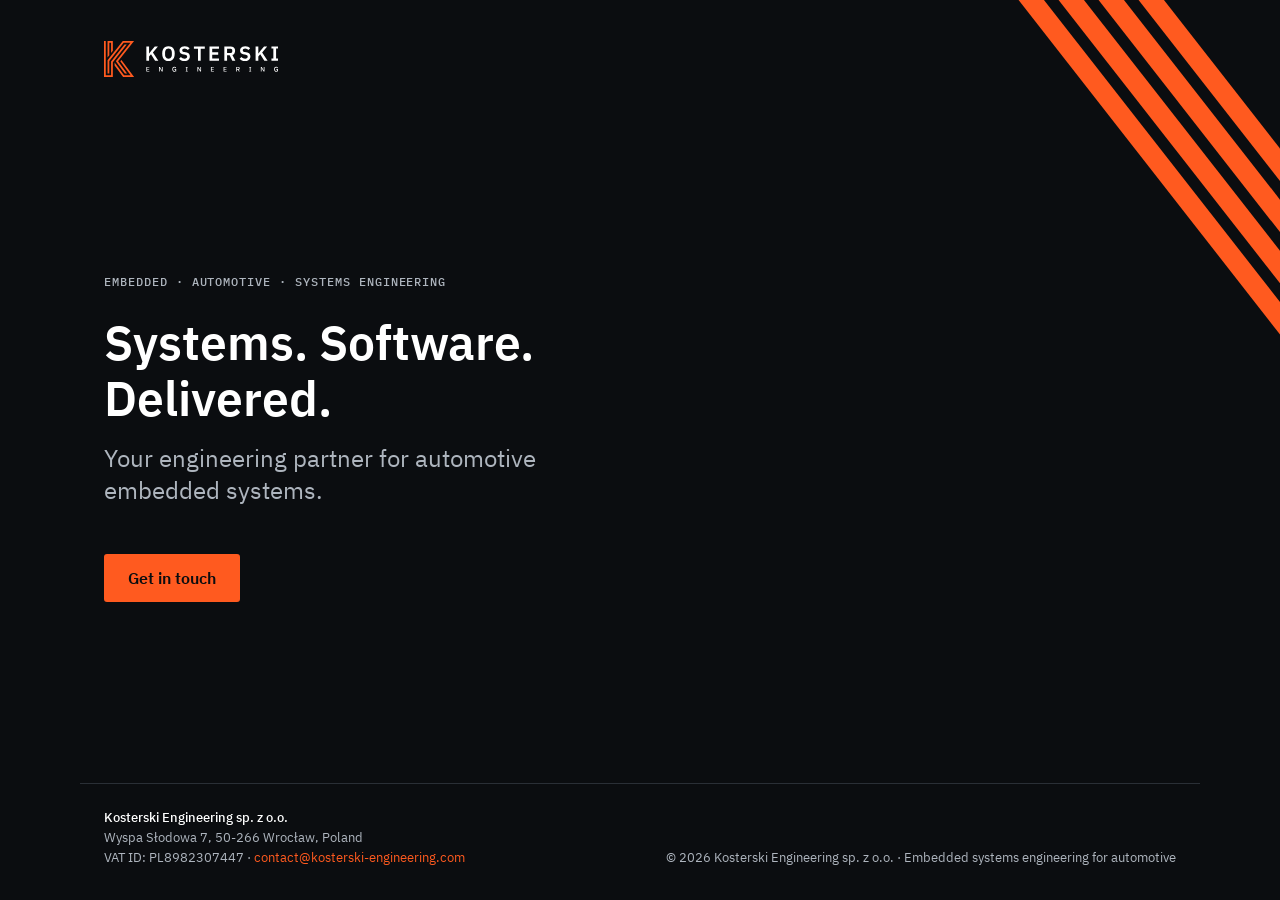
<file: index.html>
<!doctype html>
<html lang="en">
<head>
  <meta charset="utf-8">
  <meta name="viewport" content="width=device-width, initial-scale=1">
  <title>Kosterski Engineering</title>
  <meta name="description" content="Kosterski Engineering: embedded systems engineering for automotive.">
  <meta name="theme-color" content="#0B0D10">
  <!-- Not indexed until the official launch; GitHub Pages cannot send an X-Robots-Tag header -->
  <meta name="robots" content="noindex, nofollow">
  <link rel="icon" href="favicon.ico" sizes="any">
  <link rel="icon" href="favicon.svg" type="image/svg+xml">
  <link rel="apple-touch-icon" href="apple-touch-icon.png">
  <link rel="preload" href="assets/fonts/IBMPlexSans-SemiBold.woff2" as="font" type="font/woff2" crossorigin>
  <link rel="stylesheet" href="assets/tokens.css">
  <link rel="stylesheet" href="assets/style.css">
</head>
<body>
  <div class="page">
    <svg class="motif" viewBox="0 0 640 480" aria-hidden="true">
      <g stroke-width="20">
        <line x1="360" y1="-40" x2="700" y2="395"/>
        <line x1="400" y1="-40" x2="740" y2="395"/>
        <line x1="440" y1="-40" x2="780" y2="395"/>
        <line x1="480" y1="-40" x2="820" y2="395"/>
      </g>
    </svg>

    <header>
      <a class="brand" href="./">
        <img src="assets/img/logo_horizontal_accent_dark_bg.svg" alt="Kosterski Engineering" width="174" height="36">
      </a>
    </header>

    <main>
      <p class="ke-label">Embedded · Automotive · Systems engineering</p>
      <h1>Systems. Software. Delivered.</h1>
      <p class="lead">Your engineering partner for automotive embedded systems.</p>
      <a class="ke-btn" href="mailto:contact@kosterski-engineering.com">Get in touch</a>
    </main>

    <footer>
      <address>
        <span class="company">Kosterski Engineering sp. z o.o.</span><br>
        Wyspa Słodowa 7, 50-266 Wrocław, Poland<br>
        VAT ID: PL8982307447 · <a href="mailto:contact@kosterski-engineering.com">contact@kosterski-engineering.com</a>
      </address>
      <p>&copy; 2026 Kosterski Engineering sp. z o.o. · Embedded systems engineering for automotive</p>
    </footer>
  </div>
</body>
</html>
</file>
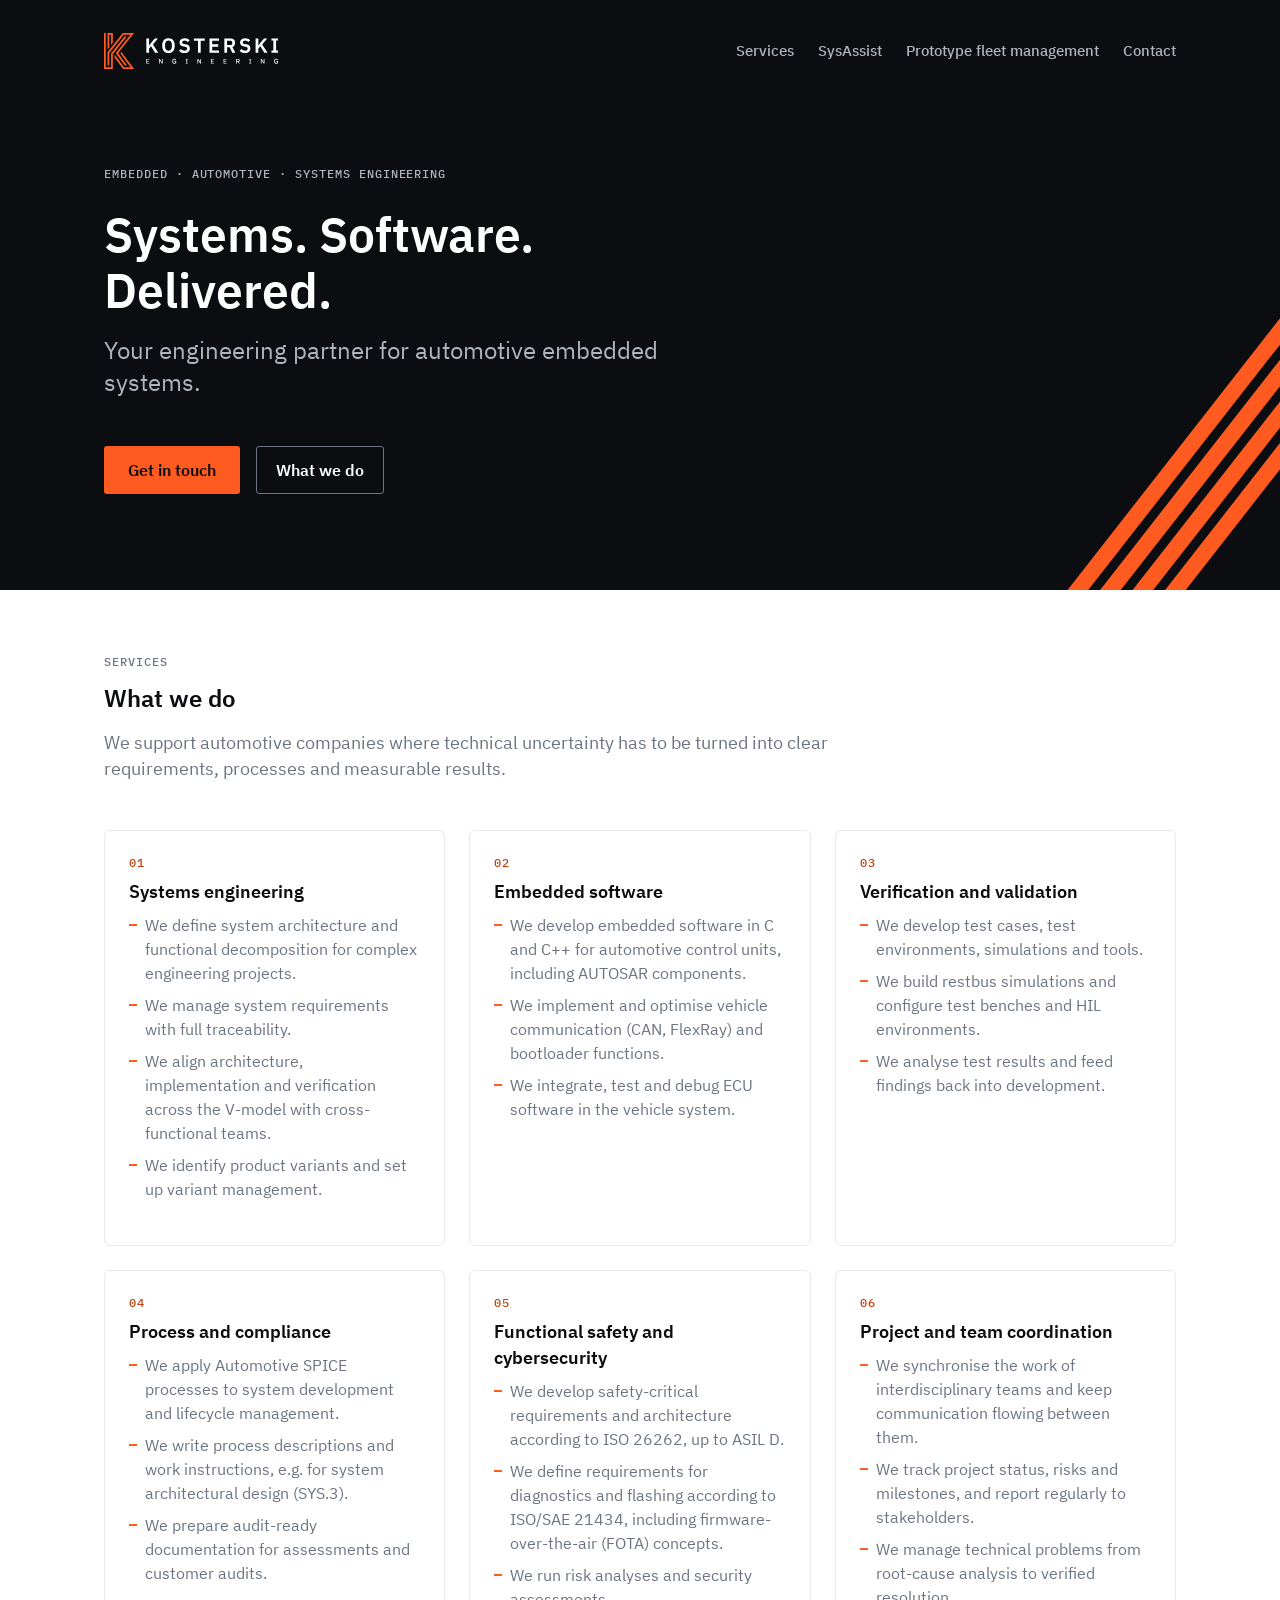
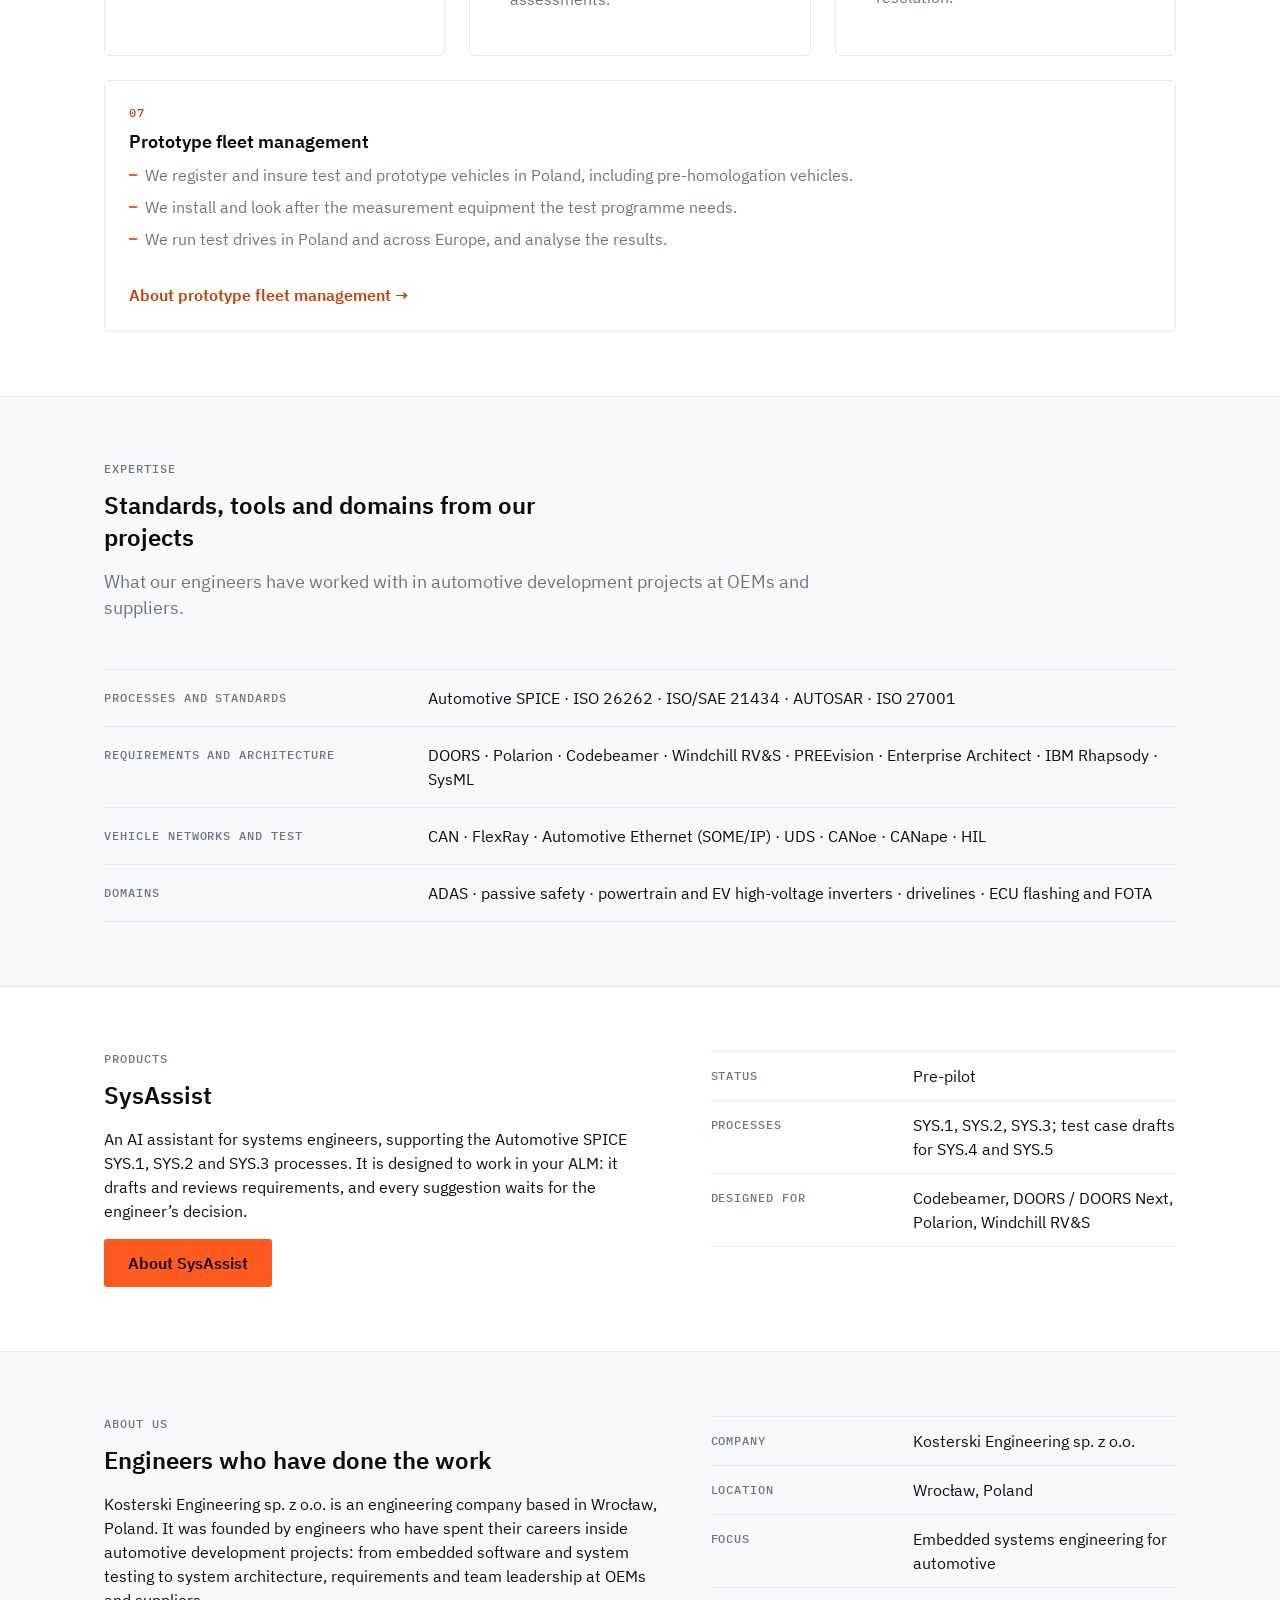
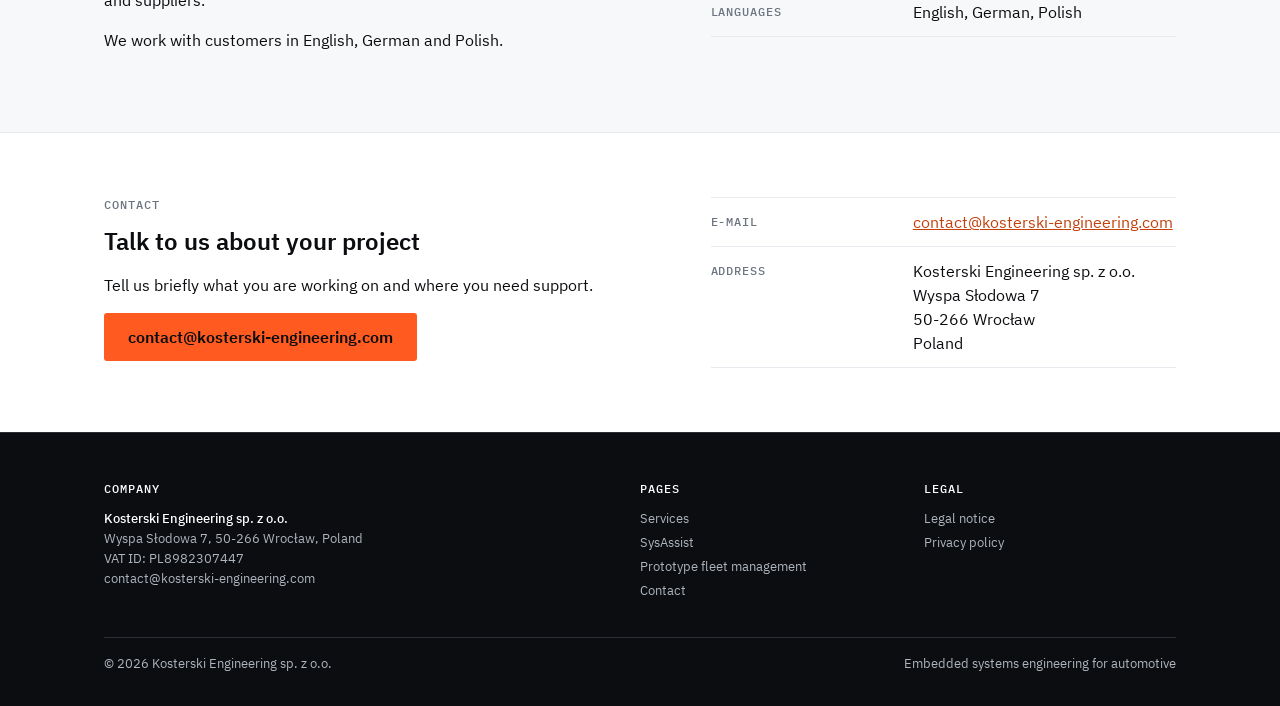
<file: site/index.html>
<!doctype html>
<html lang="en">
<head>
  <meta charset="utf-8">
  <meta name="viewport" content="width=device-width, initial-scale=1">
  <title>Kosterski Engineering</title>
  <meta name="description" content="Kosterski Engineering: embedded systems engineering for automotive.">
  <meta name="theme-color" content="#0B0D10">
  <link rel="icon" href="favicon.ico" sizes="any">
  <link rel="icon" href="favicon.svg" type="image/svg+xml">
  <link rel="apple-touch-icon" href="apple-touch-icon.png">
  <link rel="preload" href="assets/fonts/IBMPlexSans-SemiBold.woff2" as="font" type="font/woff2" crossorigin>
  <link rel="stylesheet" href="assets/tokens.css">
  <link rel="stylesheet" href="assets/style.css">
  <link rel="stylesheet" href="assets/chrome.css">
</head>
<body>
  <a class="skip" href="#main">Skip to content</a>
  <div class="site-hero ke-inverse">
    <svg class="site-motif" viewBox="0 0 640 480" aria-hidden="true">
      <g stroke-width="20">
        <line x1="360" y1="-40" x2="700" y2="395"/>
        <line x1="400" y1="-40" x2="740" y2="395"/>
        <line x1="440" y1="-40" x2="780" y2="395"/>
        <line x1="480" y1="-40" x2="820" y2="395"/>
      </g>
    </svg>
    <header class="site-header">
      <div class="site-wrap">
        <a class="site-brand" href="index.html">
          <img src="assets/img/logo_horizontal_accent_dark_bg.svg" alt="Kosterski Engineering, home" width="174" height="36">
        </a>
        <nav class="site-nav" aria-label="Main">
          <ul>
          <li><a href="index.html#services">Services</a></li>
          <li><a href="sysassist/">SysAssist</a></li>
          <li><a href="prototype-fleet.html">Prototype fleet management</a></li>
          <li><a href="index.html#contact">Contact</a></li>
          </ul>
        </nav>
      </div>
    </header>
    <div class="site-wrap site-hero-body">
      <p class="ke-label">Embedded · Automotive · Systems engineering</p>
      <h1>Systems. Software. Delivered.</h1>
      <p class="site-lead">Your engineering partner for automotive embedded systems.</p>
      <div class="site-actions">
        <a class="ke-btn" href="#contact">Get in touch</a>
        <a class="site-btn-ghost" href="#services">What we do</a>
      </div>
    </div>
  </div>
  <main id="main">
    <section class="section" id="services" aria-labelledby="services-title">
      <div class="wrap">
        <p class="ke-label">Services</p>
        <h2 id="services-title">What we do</h2>
        <p class="intro">We support automotive companies where technical uncertainty has to be turned into clear requirements, processes and measurable results.</p>
        <div class="grid grid-3">
          <article class="card">
            <p class="ke-label">01</p>
            <h3>Systems engineering</h3>
            <ul class="card-list">
              <li>We define system architecture and functional decomposition for complex engineering projects.</li>
              <li>We manage system requirements with full traceability.</li>
              <li>We align architecture, implementation and verification across the V-model with cross-functional teams.</li>
              <li>We identify product variants and set up variant management.</li>
            </ul>
          </article>
          <article class="card">
            <p class="ke-label">02</p>
            <h3>Embedded software</h3>
            <ul class="card-list">
              <li>We develop embedded software in C and C++ for automotive control units, including AUTOSAR components.</li>
              <li>We implement and optimise vehicle communication (CAN, FlexRay) and bootloader functions.</li>
              <li>We integrate, test and debug ECU software in the vehicle system.</li>
            </ul>
          </article>
          <article class="card">
            <p class="ke-label">03</p>
            <h3>Verification and validation</h3>
            <ul class="card-list">
              <li>We develop test cases, test environments, simulations and tools.</li>
              <li>We build restbus simulations and configure test benches and HIL environments.</li>
              <li>We analyse test results and feed findings back into development.</li>
            </ul>
          </article>
          <article class="card">
            <p class="ke-label">04</p>
            <h3>Process and compliance</h3>
            <ul class="card-list">
              <li>We apply Automotive SPICE processes to system development and lifecycle management.</li>
              <li>We write process descriptions and work instructions, e.g. for system architectural design (SYS.3).</li>
              <li>We prepare audit-ready documentation for assessments and customer audits.</li>
            </ul>
          </article>
          <article class="card">
            <p class="ke-label">05</p>
            <h3>Functional safety and cybersecurity</h3>
            <ul class="card-list">
              <li>We develop safety-critical requirements and architecture according to ISO 26262, up to ASIL D.</li>
              <li>We define requirements for diagnostics and flashing according to ISO/SAE 21434, including firmware-over-the-air (FOTA) concepts.</li>
              <li>We run risk analyses and security assessments.</li>
            </ul>
          </article>
          <article class="card">
            <p class="ke-label">06</p>
            <h3>Project and team coordination</h3>
            <ul class="card-list">
              <li>We synchronise the work of interdisciplinary teams and keep communication flowing between them.</li>
              <li>We track project status, risks and milestones, and report regularly to stakeholders.</li>
              <li>We manage technical problems from root-cause analysis to verified resolution.</li>
            </ul>
          </article>
          <article class="card card-wide">
            <p class="ke-label">07</p>
            <h3>Prototype fleet management</h3>
            <ul class="card-list">
              <li>We register and insure test and prototype vehicles in Poland, including pre-homologation vehicles.</li>
              <li>We install and look after the measurement equipment the test programme needs.</li>
              <li>We run test drives in Poland and across Europe, and analyse the results.</li>
            </ul>
            <a class="more" href="prototype-fleet.html">About prototype fleet management &rarr;</a>
          </article>
        </div>
      </div>
    </section>

    <section class="section alt" id="expertise" aria-labelledby="expertise-title">
      <div class="wrap">
        <p class="ke-label">Expertise</p>
        <h2 id="expertise-title">Standards, tools and domains from our projects</h2>
        <p class="intro">What our engineers have worked with in automotive development projects at OEMs and suppliers.</p>
        <dl class="expertise">
          <div><dt>Processes and standards</dt><dd>Automotive SPICE · ISO 26262 · ISO/SAE 21434 · AUTOSAR · ISO 27001</dd></div>
          <div><dt>Requirements and architecture</dt><dd>DOORS · Polarion · Codebeamer · Windchill RV&amp;S · PREEvision · Enterprise Architect · IBM Rhapsody · SysML</dd></div>
          <div><dt>Vehicle networks and test</dt><dd>CAN · FlexRay · Automotive Ethernet (SOME/IP) · UDS · CANoe · CANape · HIL</dd></div>
          <div><dt>Domains</dt><dd>ADAS · passive safety · powertrain and EV high-voltage inverters · drivelines · ECU flashing and FOTA</dd></div>
        </dl>
      </div>
    </section>

    <section class="section" id="products" aria-labelledby="products-title">
      <div class="wrap split">
        <div>
          <p class="ke-label">Products</p>
          <h2 id="products-title">SysAssist</h2>
          <p>An AI assistant for systems engineers, supporting the Automotive SPICE SYS.1, SYS.2 and SYS.3 processes. It is designed to work in your ALM: it drafts and reviews requirements, and every suggestion waits for the engineer’s decision.</p>
          <div class="actions">
            <a class="ke-btn" href="sysassist/">About SysAssist</a>
          </div>
        </div>
        <dl class="facts">
          <div><dt>Status</dt><dd>Pre-pilot</dd></div>
          <div><dt>Processes</dt><dd>SYS.1, SYS.2, SYS.3; test case drafts for SYS.4 and SYS.5</dd></div>
          <div><dt>Designed for</dt><dd>Codebeamer, DOORS / DOORS Next, Polarion, Windchill RV&amp;S</dd></div>
        </dl>
      </div>
    </section>

    <section class="section alt" id="about" aria-labelledby="about-title">
      <div class="wrap split">
        <div>
          <p class="ke-label">About us</p>
          <h2 id="about-title">Engineers who have done the work</h2>
          <p>Kosterski Engineering sp. z o.o. is an engineering company based in Wrocław, Poland. It was founded by engineers who have spent their careers inside automotive development projects: from embedded software and system testing to system architecture, requirements and team leadership at OEMs and suppliers.</p>
          <p>We work with customers in English, German and Polish.</p>
        </div>
        <dl class="facts">
          <div><dt>Company</dt><dd>Kosterski Engineering sp. z o.o.</dd></div>
          <div><dt>Location</dt><dd>Wrocław, Poland</dd></div>
          <div><dt>Focus</dt><dd>Embedded systems engineering for automotive</dd></div>
          <div><dt>Languages</dt><dd>English, German, Polish</dd></div>
        </dl>
      </div>
    </section>

    <section class="section" id="contact" aria-labelledby="contact-title">
      <div class="wrap split">
        <div>
          <p class="ke-label">Contact</p>
          <h2 id="contact-title">Talk to us about your project</h2>
          <p>Tell us briefly what you are working on and where you need support.</p>
          <div class="actions">
            <a class="ke-btn" href="mailto:contact@kosterski-engineering.com">contact@kosterski-engineering.com</a>
          </div>
        </div>
        <dl class="facts">
          <div><dt>E-mail</dt><dd><a href="mailto:contact@kosterski-engineering.com">contact@kosterski-engineering.com</a></dd></div>
          <div><dt>Address</dt><dd>Kosterski Engineering sp. z o.o.<br>Wyspa Słodowa 7<br>50-266 Wrocław<br>Poland</dd></div>
        </dl>
      </div>
    </section>
  </main>

  <footer class="site-footer">
    <div class="site-wrap">
      <div class="site-footer-grid">
        <div>
          <h2>Company</h2>
          <address>
            <span class="site-company">Kosterski Engineering sp. z o.o.</span><br>
            Wyspa Słodowa 7, 50-266 Wrocław, Poland<br>
            VAT ID: PL8982307447<br>
            <a href="mailto:contact@kosterski-engineering.com">contact@kosterski-engineering.com</a>
          </address>
        </div>
        <div>
          <h2>Pages</h2>
          <ul>
            <li><a href="index.html#services">Services</a></li>
            <li><a href="sysassist/">SysAssist</a></li>
            <li><a href="prototype-fleet.html">Prototype fleet management</a></li>
            <li><a href="index.html#contact">Contact</a></li>
          </ul>
        </div>
        <div>
          <h2>Legal</h2>
          <ul>
            <li><a href="legal-notice.html">Legal notice</a></li>
            <li><a href="privacy.html">Privacy policy</a></li>
          </ul>
        </div>
      </div>
      <div class="site-legal">
        <p>&copy; 2026 Kosterski Engineering sp. z o.o.</p>
        <p>Embedded systems engineering for automotive</p>
      </div>
    </div>
  </footer>
</body>
</html>
</file>
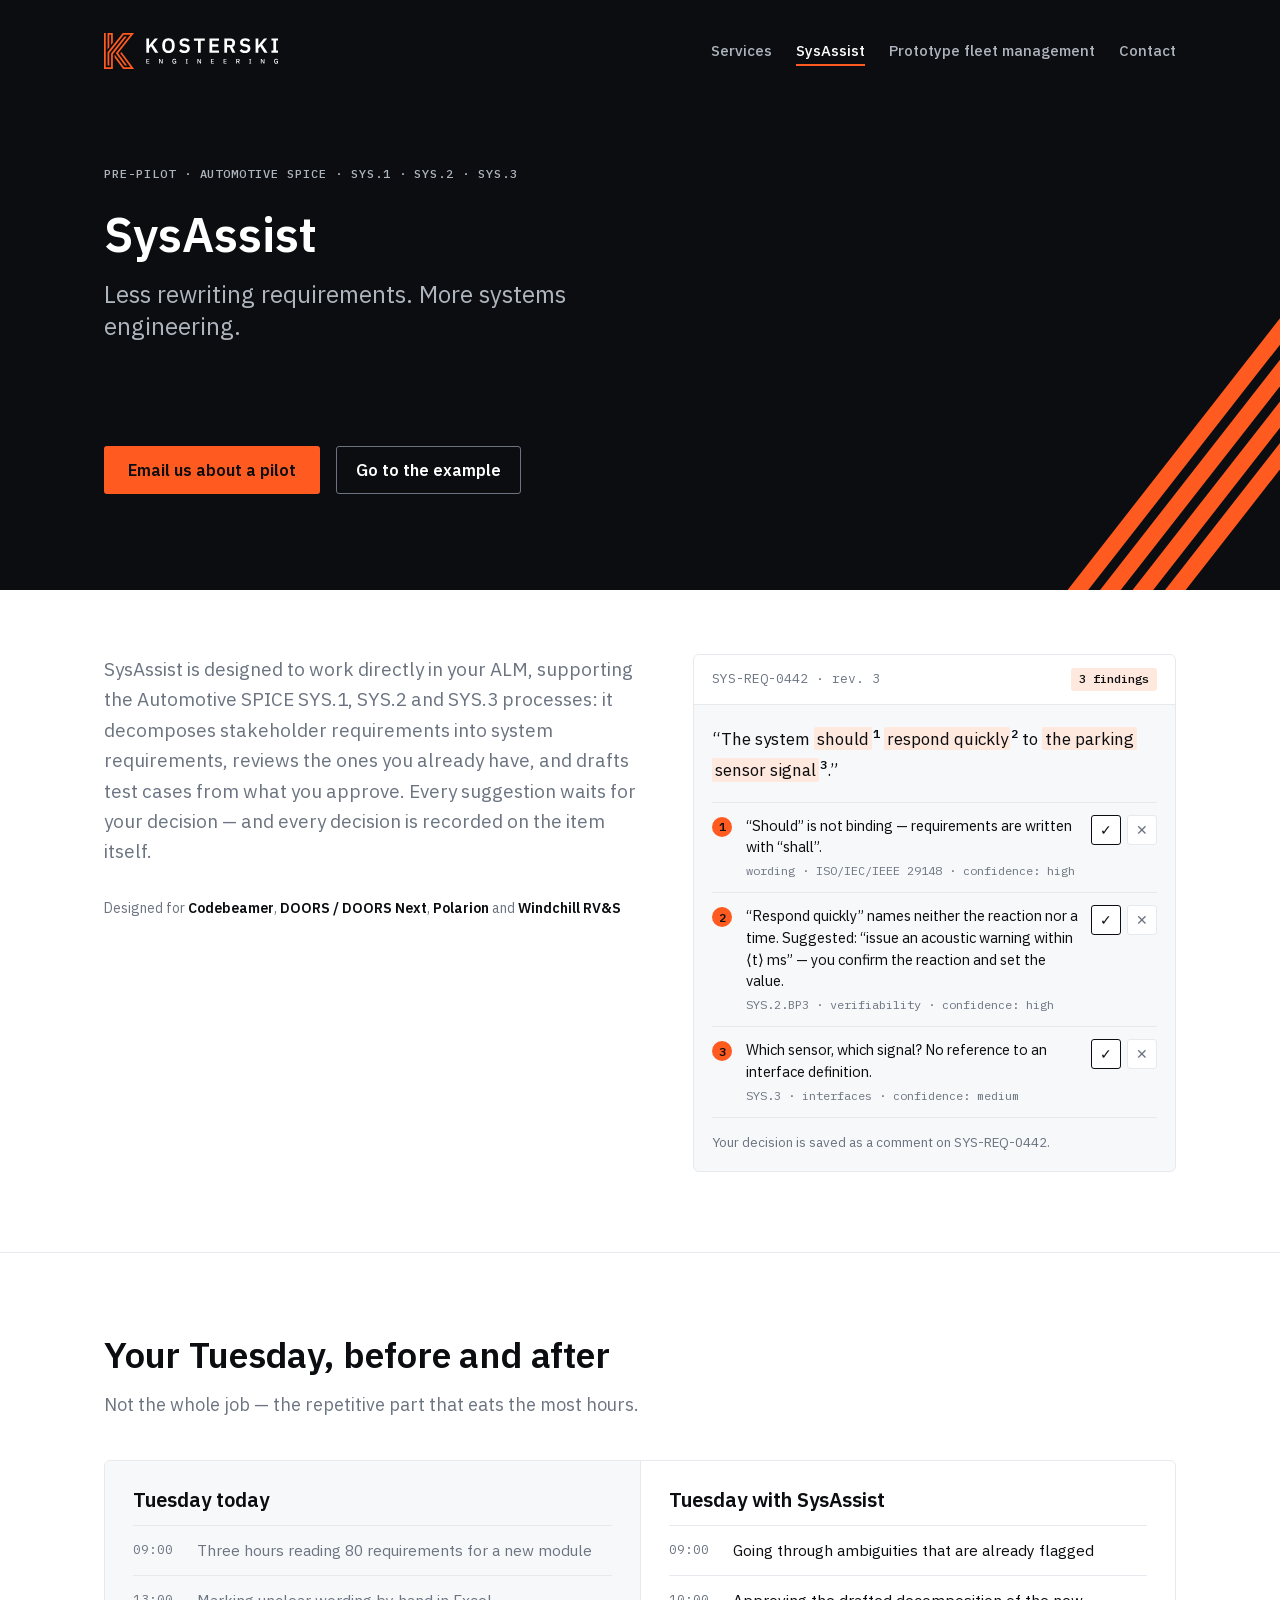
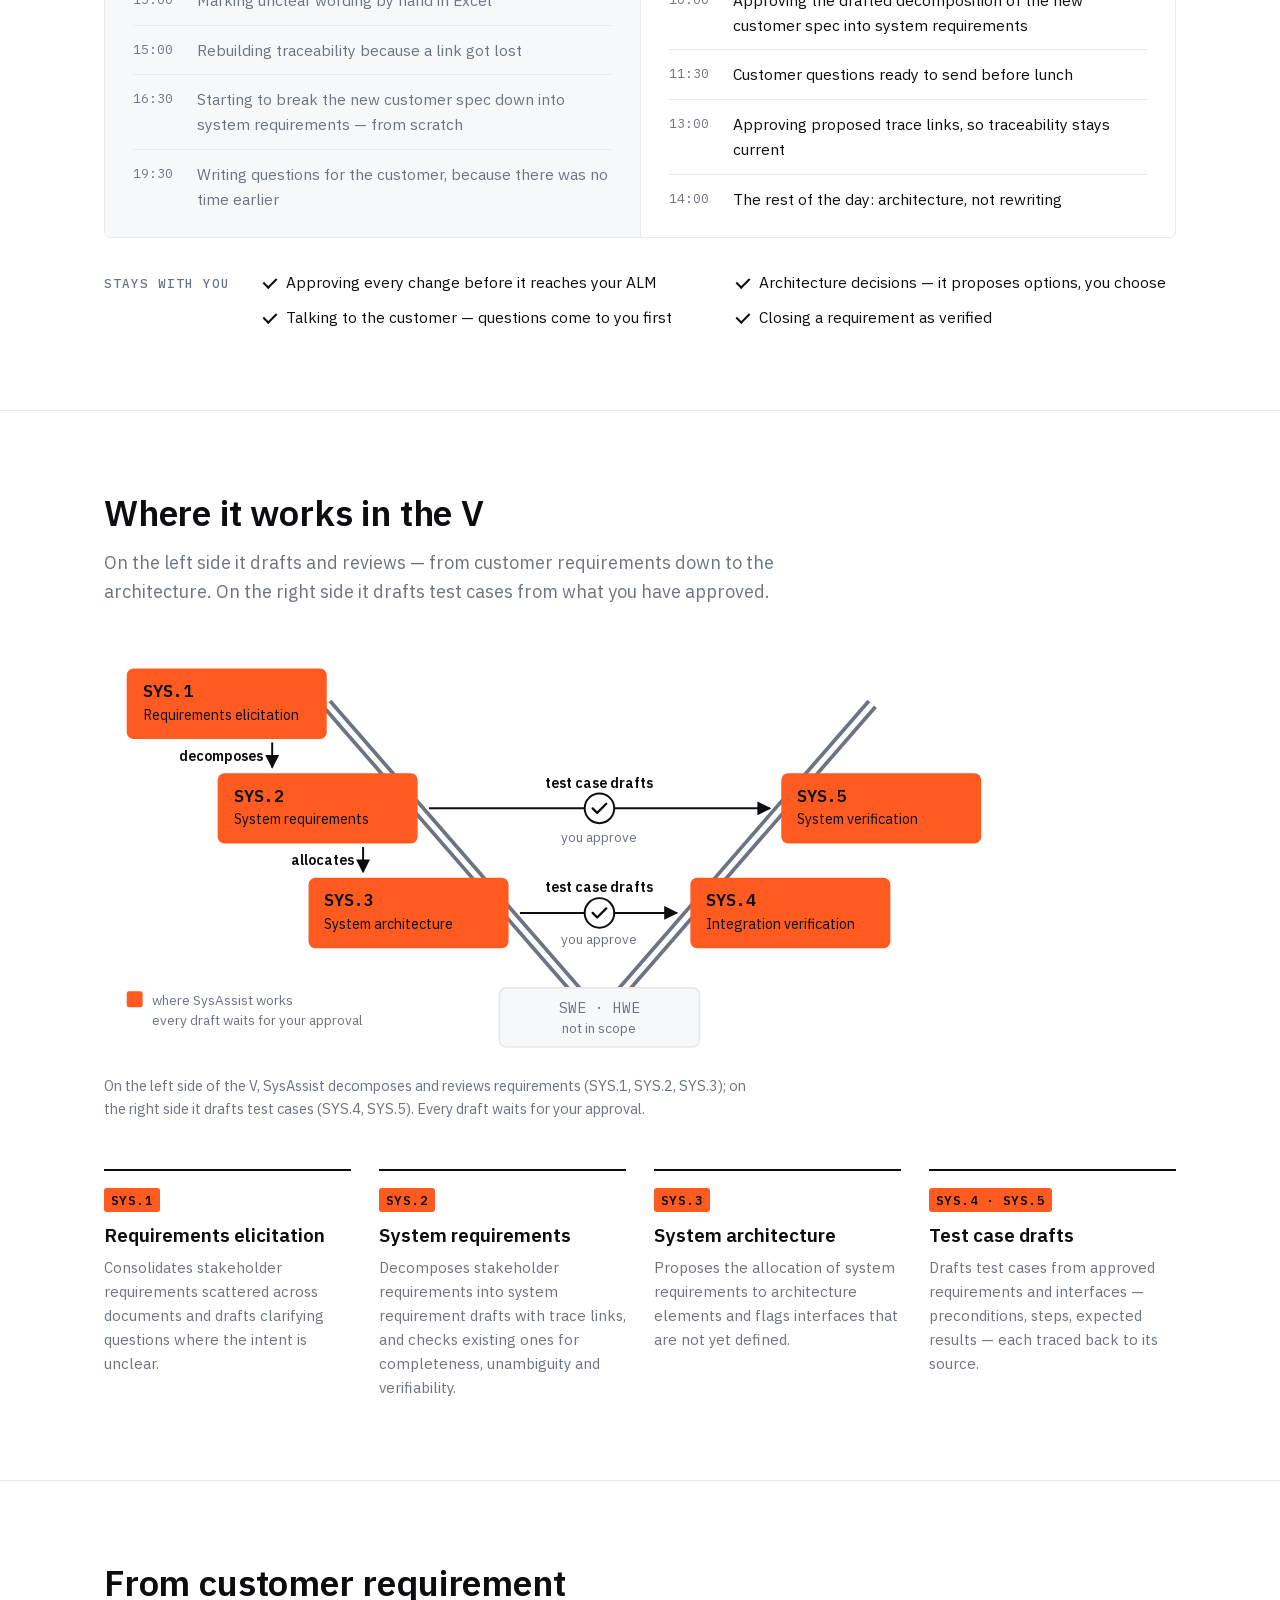
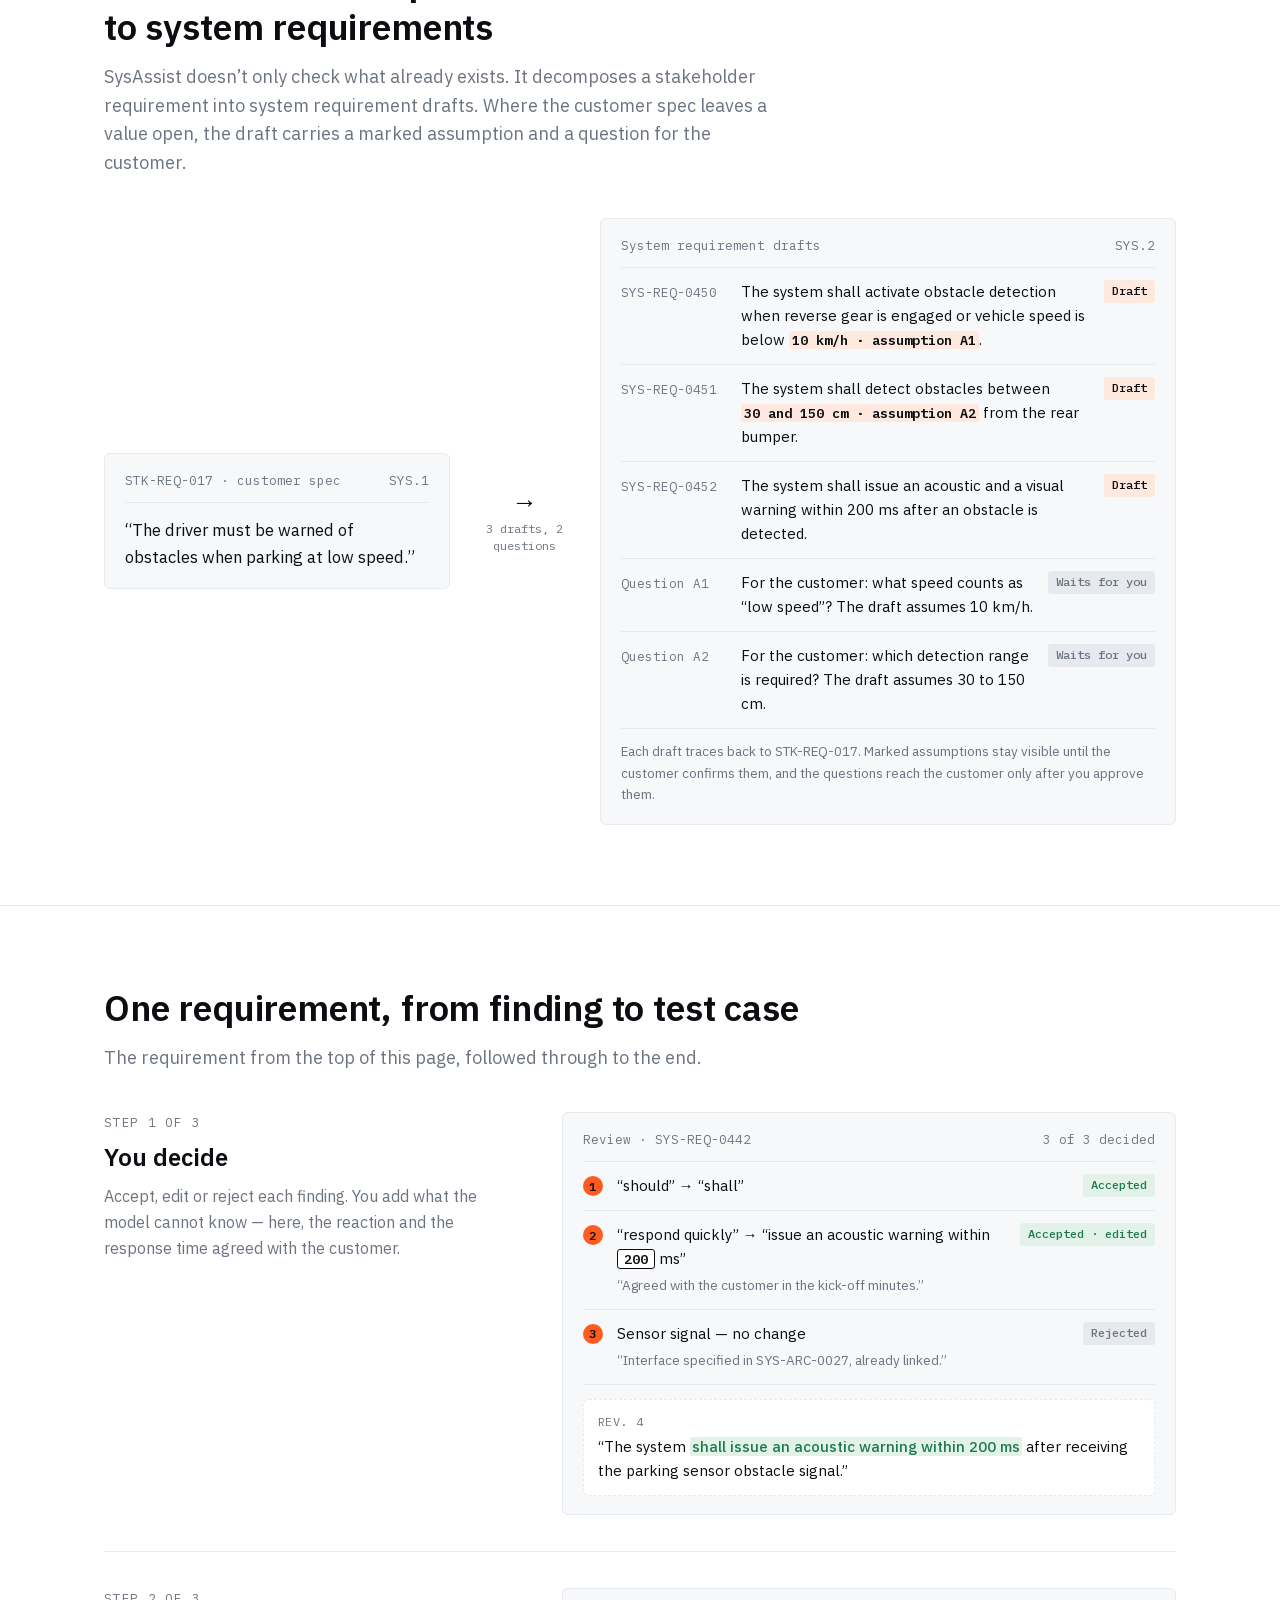
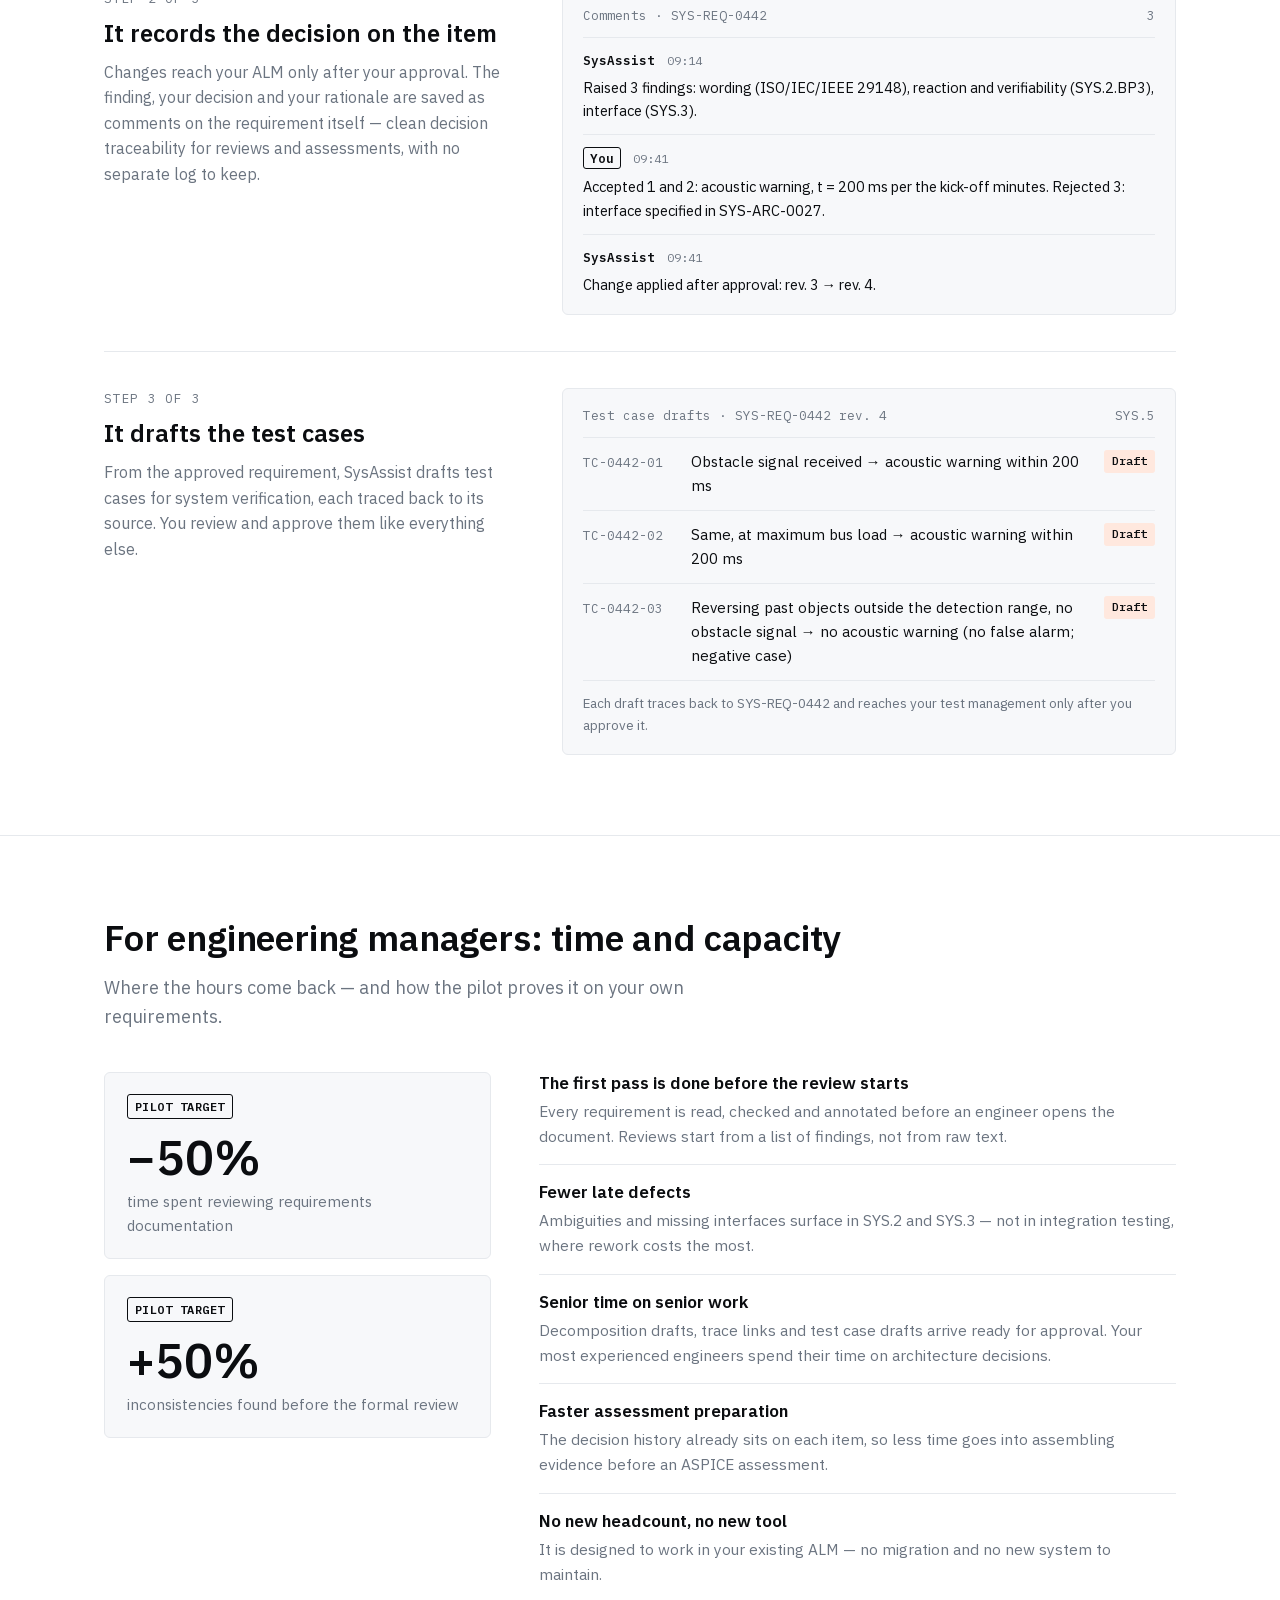
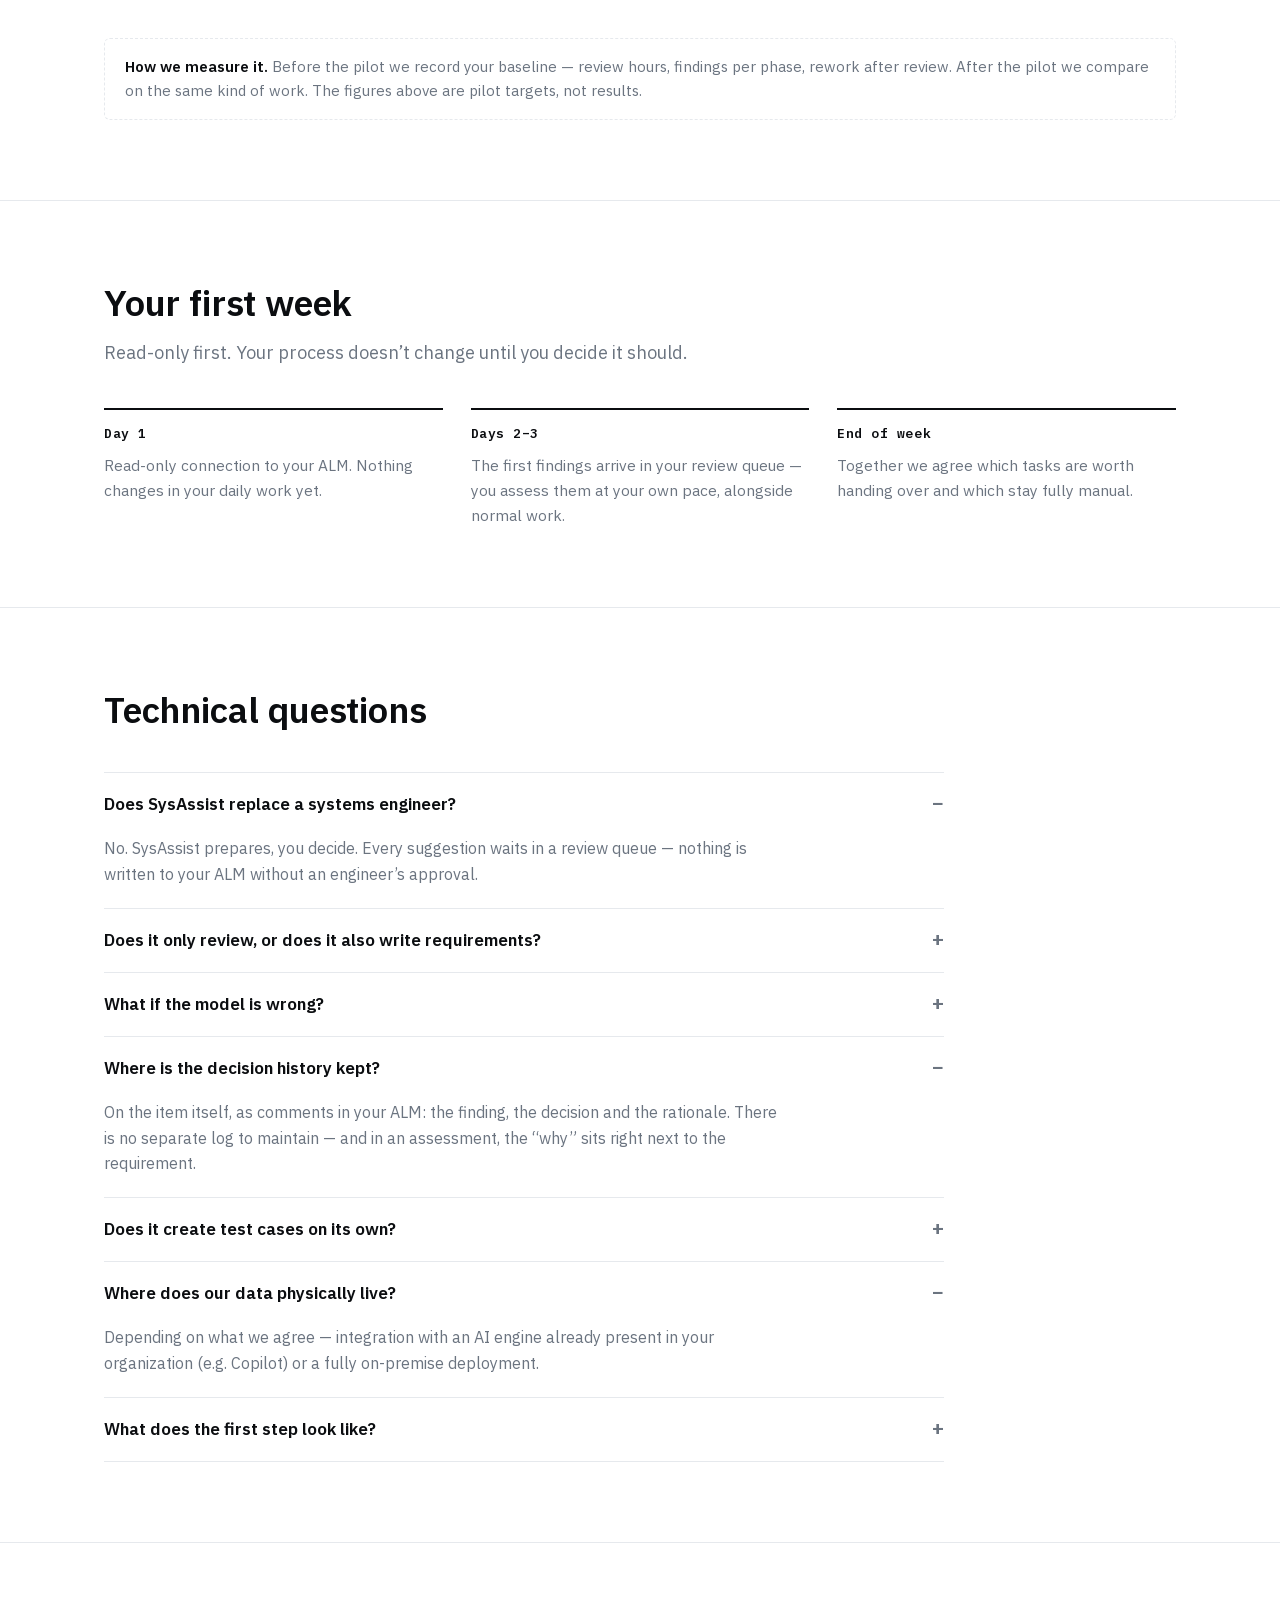
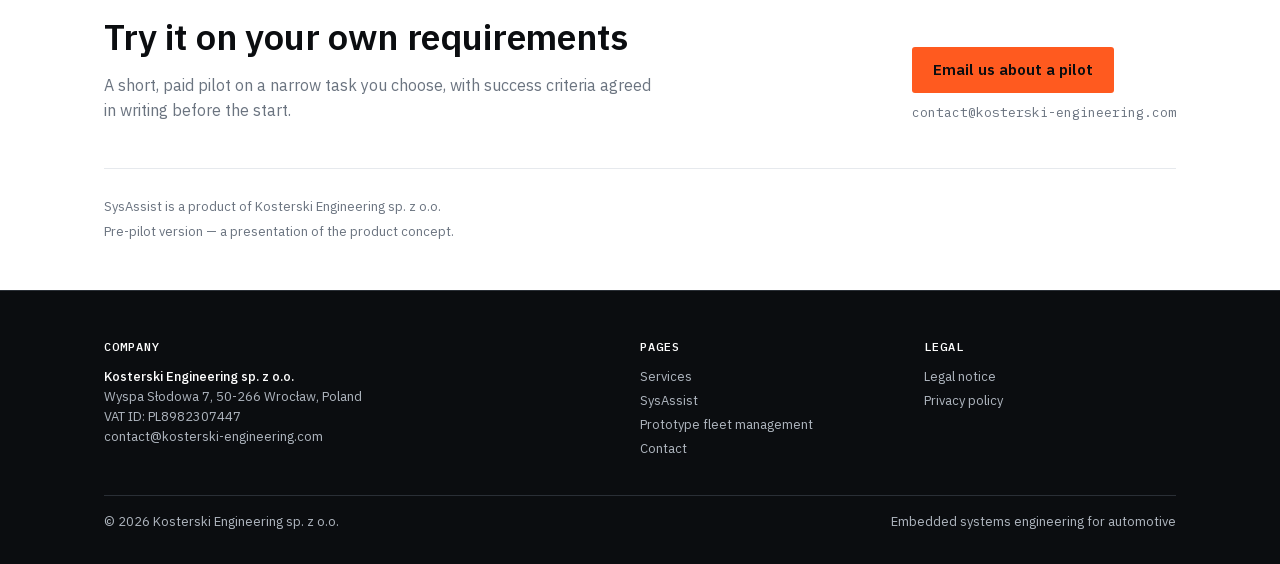
<file: site/sysassist/index.html>
<!DOCTYPE html>
<html lang="en">
<head>
<meta charset="UTF-8">
<meta name="viewport" content="width=device-width, initial-scale=1, viewport-fit=cover">
<title>SysAssist — AI assistant for systems engineers in Automotive SPICE</title>
<meta name="description" content="SysAssist decomposes stakeholder requirements, reviews system requirements and architecture supporting Automotive SPICE SYS.1, SYS.2 and SYS.3 processes, and drafts test cases — every change waits for the engineer's approval.">
<link rel="canonical" href="https://kosterski-engineering.com/sysassist/">
<link rel="icon" href="../favicon.ico" sizes="any">
<link rel="icon" href="../favicon.svg" type="image/svg+xml">
<link rel="apple-touch-icon" href="../apple-touch-icon.png">
<meta property="og:type" content="website">
<meta property="og:site_name" content="SysAssist">
<meta property="og:title" content="SysAssist — AI assistant for systems engineers in Automotive SPICE">
<meta property="og:description" content="SysAssist decomposes stakeholder requirements, reviews system requirements and architecture supporting Automotive SPICE SYS.1, SYS.2 and SYS.3 processes, and drafts test cases — every change waits for the engineer's approval.">
<meta property="og:url" content="https://kosterski-engineering.com/sysassist/">
<meta property="og:image" content="https://kosterski-engineering.com/sysassist/assets/og-image.png">
<meta property="og:locale" content="en_GB">
<meta name="twitter:card" content="summary_large_image">
<link rel="stylesheet" href="../assets/tokens.css">
<link rel="stylesheet" href="assets/site.css">
<link rel="stylesheet" href="../assets/chrome.css">
</head>
<body>

  <a class="skip" href="#top">Skip to content</a>
  <div class="site-hero ke-inverse">
    <svg class="site-motif" viewBox="0 0 640 480" aria-hidden="true">
      <g stroke-width="20">
        <line x1="360" y1="-40" x2="700" y2="395"/>
        <line x1="400" y1="-40" x2="740" y2="395"/>
        <line x1="440" y1="-40" x2="780" y2="395"/>
        <line x1="480" y1="-40" x2="820" y2="395"/>
      </g>
    </svg>
    <header class="site-header">
      <div class="site-wrap">
        <a class="site-brand" href="../index.html">
          <img src="../assets/img/logo_horizontal_accent_dark_bg.svg" alt="Kosterski Engineering, home" width="174" height="36">
        </a>
        <nav class="site-nav" aria-label="Main">
          <ul>
          <li><a href="../index.html#services">Services</a></li>
          <li><a href="../sysassist/" aria-current="page">SysAssist</a></li>
          <li><a href="../prototype-fleet.html">Prototype fleet management</a></li>
          <li><a href="../index.html#contact">Contact</a></li>
          </ul>
        </nav>
      </div>
    </header>
    <div class="site-wrap site-hero-body">
      <p class="ke-label">Pre-pilot · Automotive SPICE · SYS.1 · SYS.2 · SYS.3</p>
      <h1>SysAssist</h1>
      <p class="site-lead">Less rewriting requirements. More systems engineering.</p>
      <div class="site-actions">
        <a class="ke-btn" href="mailto:contact@kosterski-engineering.com?subject=SysAssist%20pilot">Email us about a pilot</a>
        <a class="site-btn-ghost" href="#one-requirement">Go to the example</a>
      </div>
    </div>
  </div>

<main id="top">

<section class="overview" aria-label="Overview">
  <div class="wrap hero-grid">
    <div>
      <p class="lede">SysAssist is designed to work directly in your ALM, supporting the Automotive SPICE SYS.1, SYS.2 and SYS.3 processes: it decomposes stakeholder requirements into system requirements, reviews the ones you already have, and drafts test cases from what you approve. Every suggestion waits for your decision — and every decision is recorded on the item itself.</p>
      <p class="works">Designed for <strong>Codebeamer</strong>, <strong>DOORS / DOORS Next</strong>, <strong>Polarion</strong> and <strong>Windchill RV&amp;S</strong></p>
    </div>

    <figure class="alm">
      <figcaption class="sr-only">Example: a requirement in your ALM, reviewed by SysAssist, with three findings waiting for your decision.</figcaption>
      <div class="alm-head">
        <span class="alm-id">SYS-REQ-0442 · rev. 3</span>
        <span class="chip chip-mark">3 findings</span>
      </div>
      <div class="alm-body">
        <p class="req">“The system <mark>should</mark><sup>1</sup> <mark>respond quickly</mark><sup>2</sup> to <mark>the parking sensor signal</mark><sup>3</sup>.”</p>
        <ol class="findings">
          <li class="finding">
            <span class="fnum">1</span>
            <div><p>“Should” is not binding — requirements are written with “shall”.</p><p class="meta">wording · ISO/IEC/IEEE 29148 · confidence: high</p></div>
            <span class="qa" aria-hidden="true"><span class="qbtn ok">✓</span><span class="qbtn">✕</span></span>
          </li>
          <li class="finding">
            <span class="fnum">2</span>
            <div><p>“Respond quickly” names neither the reaction nor a time. Suggested: “issue an acoustic warning within ⟨t⟩ ms” — you confirm the reaction and set the value.</p><p class="meta">SYS.2.BP3 · verifiability · confidence: high</p></div>
            <span class="qa" aria-hidden="true"><span class="qbtn ok">✓</span><span class="qbtn">✕</span></span>
          </li>
          <li class="finding">
            <span class="fnum">3</span>
            <div><p>Which sensor, which signal? No reference to an interface definition.</p><p class="meta">SYS.3 · interfaces · confidence: medium</p></div>
            <span class="qa" aria-hidden="true"><span class="qbtn ok">✓</span><span class="qbtn">✕</span></span>
          </li>
        </ol>
        <p class="alm-note">Your decision is saved as a comment on SYS-REQ-0442.</p>
      </div>
    </figure>
  </div>
</section>

<section class="section" aria-labelledby="tuesday-h">
  <div class="wrap">
    <div class="section-head">
      <h2 id="tuesday-h">Your Tuesday, before and after</h2>
      <p class="lead">Not the whole job — the repetitive part that eats the most hours.</p>
    </div>
    <div class="days">
      <div class="day day-before">
        <h3>Tuesday today</h3>
        <ol>
          <li><time>09:00</time><span>Three hours reading 80 requirements for a new module</span></li>
          <li><time>13:00</time><span>Marking unclear wording by hand in Excel</span></li>
          <li><time>15:00</time><span>Rebuilding traceability because a link got lost</span></li>
          <li><time>16:30</time><span>Starting to break the new customer spec down into system requirements — from scratch</span></li>
          <li><time>19:30</time><span>Writing questions for the customer, because there was no time earlier</span></li>
        </ol>
      </div>
      <div class="day">
        <h3>Tuesday with SysAssist</h3>
        <ol>
          <li><time>09:00</time><span>Going through ambiguities that are already flagged</span></li>
          <li><time>10:00</time><span>Approving the drafted decomposition of the new customer spec into system requirements</span></li>
          <li><time>11:30</time><span>Customer questions ready to send before lunch</span></li>
          <li><time>13:00</time><span>Approving proposed trace links, so traceability stays current</span></li>
          <li><time>14:00</time><span>The rest of the day: architecture, not rewriting</span></li>
        </ol>
      </div>
    </div>
    <div class="yours">
      <h3>Stays with you</h3>
      <ul>
        <li>Approving every change before it reaches your ALM</li>
        <li>Architecture decisions — it proposes options, you choose</li>
        <li>Talking to the customer — questions come to you first</li>
        <li>Closing a requirement as verified</li>
      </ul>
    </div>
  </div>
</section>

<section class="section" aria-labelledby="v-h">
  <div class="wrap">
    <div class="section-head">
      <h2 id="v-h">Where it works in the V</h2>
      <p class="lead">On the left side it drafts and reviews — from customer requirements down to the architecture. On the right side it drafts test cases from what you have approved.</p>
    </div>

    <figure class="v-figure">
      <svg class="v-svg" viewBox="0 0 792 364" role="img" aria-label="V-model: on the left side SysAssist decomposes stakeholder requirements into system requirements and proposes their allocation to the architecture (SYS.1, SYS.2, SYS.3); on the right side it drafts test cases for SYS.4 and SYS.5. Every draft passes your approval.">
          <defs>
            <marker id="vm-arr-en" viewBox="0 0 10 10" refX="9" refY="5" markerWidth="7" markerHeight="7" orient="auto-start-reverse">
              <path class="vm-head" d="M0,0 L10,5 L0,10 Z"/>
            </marker>
          </defs>
          <polyline class="vm-arm-o" points="196,50 436,326 676,50"/>
          <polyline class="vm-arm-i" points="196,50 436,326 676,50"/>

          <rect class="vm-node" x="20" y="19" width="176" height="62" rx="6"/>
          <text class="vm-code" x="34" y="44">SYS.1</text>
          <text class="vm-name" x="34" y="64">Requirements elicitation</text>
          <rect class="vm-node" x="100" y="111" width="176" height="62" rx="6"/>
          <text class="vm-code" x="114" y="136">SYS.2</text>
          <text class="vm-name" x="114" y="156">System requirements</text>
          <rect class="vm-node" x="180" y="203" width="176" height="62" rx="6"/>
          <text class="vm-code" x="194" y="228">SYS.3</text>
          <text class="vm-name" x="194" y="248">System architecture</text>

          <line class="vm-arrow" x1="148" y1="84" x2="148" y2="106" marker-end="url(#vm-arr-en)"/>
          <text class="vm-lbl" x="140" y="100" text-anchor="end">decomposes</text>
          <line class="vm-arrow" x1="228" y1="176" x2="228" y2="198" marker-end="url(#vm-arr-en)"/>
          <text class="vm-lbl" x="220" y="192" text-anchor="end">allocates</text>

          <rect class="vm-node" x="596" y="111" width="176" height="62" rx="6"/>
          <text class="vm-code" x="610" y="136">SYS.5</text>
          <text class="vm-name" x="610" y="156">System verification</text>
          <rect class="vm-node" x="516" y="203" width="176" height="62" rx="6"/>
          <text class="vm-code" x="530" y="228">SYS.4</text>
          <text class="vm-name" x="530" y="248">Integration verification</text>

          <rect class="vm-out" x="348" y="300" width="176" height="52" rx="6"/>
          <text class="vm-out-t" x="436" y="322" text-anchor="middle">SWE · HWE</text>
          <text class="vm-out-s" x="436" y="340" text-anchor="middle">not in scope</text>

          <line class="vm-arrow" x1="286" y1="142" x2="423" y2="142"/>
          <line class="vm-arrow" x1="449" y1="142" x2="586" y2="142" marker-end="url(#vm-arr-en)"/>
          <circle class="vm-gate" cx="436" cy="142" r="13"/>
          <path class="vm-check" d="M430,142 l4,4 l8,-8"/>
          <text class="vm-lbl" x="436" y="124" text-anchor="middle">test case drafts</text>
          <text class="vm-sub" x="436" y="172" text-anchor="middle">you approve</text>

          <line class="vm-arrow" x1="366" y1="234" x2="423" y2="234"/>
          <line class="vm-arrow" x1="449" y1="234" x2="504" y2="234" marker-end="url(#vm-arr-en)"/>
          <circle class="vm-gate" cx="436" cy="234" r="13"/>
          <path class="vm-check" d="M430,234 l4,4 l8,-8"/>
          <text class="vm-lbl" x="436" y="216" text-anchor="middle">test case drafts</text>
          <text class="vm-sub" x="436" y="261" text-anchor="middle">you approve</text>

          <rect class="vm-node" x="20" y="303" width="14" height="14" rx="2"/>
          <text class="vm-sub" x="42" y="315">where SysAssist works</text>
          <text class="vm-sub" x="42" y="333">every draft waits for your approval</text>
        </svg>
      <ol class="v-stack" aria-label="V-model, unfolded: where SysAssist works">
        <li class="vs-node"><span class="vs-code">SYS.1</span><span class="vs-name">Requirements elicitation</span></li>
        <li class="vs-link"><strong>decomposes</strong> · you approve</li>
        <li class="vs-node"><span class="vs-code">SYS.2</span><span class="vs-name">System requirements</span></li>
        <li class="vs-link"><strong>allocates</strong> · you approve</li>
        <li class="vs-node"><span class="vs-code">SYS.3</span><span class="vs-name">System architecture</span></li>
        <li class="vs-out"><span class="vs-code">SWE · HWE</span>not in scope</li>
        <li class="vs-link"><strong>test case drafts</strong> from SYS.2 and SYS.3 · you approve</li>
        <li class="vs-node"><span class="vs-code">SYS.4 · SYS.5</span><span class="vs-name">Integration and system verification</span></li>
      </ol>
      <figcaption>On the left side of the V, SysAssist decomposes and reviews requirements (SYS.1, SYS.2, SYS.3); on the right side it drafts test cases (SYS.4, SYS.5). Every draft waits for your approval.</figcaption>
    </figure>

    <div class="cover">
      <div class="cover-item">
        <span class="cover-code">SYS.1</span>
        <h3>Requirements elicitation</h3>
        <p>Consolidates stakeholder requirements scattered across documents and drafts clarifying questions where the intent is unclear.</p>
      </div>
      <div class="cover-item">
        <span class="cover-code">SYS.2</span>
        <h3>System requirements</h3>
        <p>Decomposes stakeholder requirements into system requirement drafts with trace links, and checks existing ones for completeness, unambiguity and verifiability.</p>
      </div>
      <div class="cover-item">
        <span class="cover-code">SYS.3</span>
        <h3>System architecture</h3>
        <p>Proposes the allocation of system requirements to architecture elements and flags interfaces that are not yet defined.</p>
      </div>
      <div class="cover-item">
        <span class="cover-code">SYS.4 · SYS.5</span>
        <h3>Test case drafts</h3>
        <p>Drafts test cases from approved requirements and interfaces — preconditions, steps, expected results — each traced back to its source.</p>
      </div>
    </div>
  </div>
</section>

<section class="section" id="decomposition" aria-labelledby="dec-h">
  <div class="wrap">
    <div class="section-head">
      <h2 id="dec-h">From customer requirement to system requirements</h2>
      <p class="lead">SysAssist doesn’t only check what already exists. It decomposes a stakeholder requirement into system requirement drafts. Where the customer spec leaves a value open, the draft carries a marked assumption and a question for the customer.</p>
    </div>
    <div class="decomp">
      <figure class="panel">
        <figcaption class="panel-head"><span>STK-REQ-017 · customer spec</span><span>SYS.1</span></figcaption>
        <p class="src-text">“The driver must be warned of obstacles when parking at low speed.”</p>
      </figure>
      <div class="flow" aria-hidden="true"><span class="flow-arrow"></span><span>3 drafts, 2 questions</span></div>
      <figure class="panel">
        <figcaption class="panel-head"><span>System requirement drafts</span><span>SYS.2</span></figcaption>
        <ul class="tcs reqs">
          <li><span class="tc-id">SYS-REQ-0450</span><span>The system shall activate obstacle detection when reverse gear is engaged or vehicle speed is below <span class="ph">10 km/h · assumption A1</span>.</span><span class="chip chip-mark">Draft</span></li>
          <li><span class="tc-id">SYS-REQ-0451</span><span>The system shall detect obstacles between <span class="ph">30 and 150 cm · assumption A2</span> from the rear bumper.</span><span class="chip chip-mark">Draft</span></li>
          <li><span class="tc-id">SYS-REQ-0452</span><span>The system shall issue an acoustic and a visual warning within 200 ms after an obstacle is detected.</span><span class="chip chip-mark">Draft</span></li>
          <li><span class="tc-id">Question A1</span><span>For the customer: what speed counts as “low speed”? The draft assumes 10 km/h.</span><span class="chip chip-muted">Waits for you</span></li>
          <li><span class="tc-id">Question A2</span><span>For the customer: which detection range is required? The draft assumes 30 to 150 cm.</span><span class="chip chip-muted">Waits for you</span></li>
        </ul>
        <p class="panel-foot">Each draft traces back to STK-REQ-017. Marked assumptions stay visible until the customer confirms them, and the questions reach the customer only after you approve them.</p>
      </figure>
    </div>
  </div>
</section>

<section class="section" id="one-requirement" aria-labelledby="one-h">
  <div class="wrap">
    <div class="section-head">
      <h2 id="one-h">One requirement, from finding to test case</h2>
      <p class="lead">The requirement from the top of this page, followed through to the end.</p>
    </div>
    <ol class="steps">
      <li class="step">
        <div class="step-text">
          <p class="step-num">Step 1 of 3</p>
          <h3>You decide</h3>
          <p>Accept, edit or reject each finding. You add what the model cannot know — here, the reaction and the response time agreed with the customer.</p>
        </div>
        <figure class="panel">
          <figcaption class="panel-head"><span>Review · SYS-REQ-0442</span><span>3 of 3 decided</span></figcaption>
          <ul class="dec">
            <li><span class="fnum">1</span><span>“should” → “shall”</span><span class="chip chip-ok">Accepted</span></li>
            <li><span class="fnum">2</span><span>“respond quickly” → “issue an acoustic warning within <span class="val">200</span> ms”<span class="why">“Agreed with the customer in the kick-off minutes.”</span></span><span class="chip chip-ok">Accepted · edited</span></li>
            <li><span class="fnum">3</span><span>Sensor signal — no change<span class="why">“Interface specified in SYS-ARC-0027, already linked.”</span></span><span class="chip chip-muted">Rejected</span></li>
          </ul>
          <p class="result"><span class="lbl">Rev. 4</span>“The system <ins>shall issue an acoustic warning within 200 ms</ins> after receiving the parking sensor obstacle signal.”</p>
        </figure>
      </li>
      <li class="step">
        <div class="step-text">
          <p class="step-num">Step 2 of 3</p>
          <h3>It records the decision on the item</h3>
          <p>Changes reach your ALM only after your approval. The finding, your decision and your rationale are saved as comments on the requirement itself — clean decision traceability for reviews and assessments, with no separate log to keep.</p>
        </div>
        <figure class="panel">
          <figcaption class="panel-head"><span>Comments · SYS-REQ-0442</span><span>3</span></figcaption>
          <ul class="thread">
            <li><span class="who">SysAssist</span><span class="when">09:14</span><p>Raised 3 findings: wording (ISO/IEC/IEEE 29148), reaction and verifiability (SYS.2.BP3), interface (SYS.3).</p></li>
            <li><span class="who who-you">You</span><span class="when">09:41</span><p>Accepted 1 and 2: acoustic warning, t = 200 ms per the kick-off minutes. Rejected 3: interface specified in SYS-ARC-0027.</p></li>
            <li><span class="who">SysAssist</span><span class="when">09:41</span><p>Change applied after approval: rev. 3 → rev. 4.</p></li>
          </ul>
        </figure>
      </li>
      <li class="step">
        <div class="step-text">
          <p class="step-num">Step 3 of 3</p>
          <h3>It drafts the test cases</h3>
          <p>From the approved requirement, SysAssist drafts test cases for system verification, each traced back to its source. You review and approve them like everything else.</p>
        </div>
        <figure class="panel">
          <figcaption class="panel-head"><span>Test case drafts · SYS-REQ-0442 rev. 4</span><span>SYS.5</span></figcaption>
          <ul class="tcs">
            <li><span class="tc-id">TC-0442-01</span><span>Obstacle signal received → acoustic warning within 200 ms</span><span class="chip chip-mark">Draft</span></li>
            <li><span class="tc-id">TC-0442-02</span><span>Same, at maximum bus load → acoustic warning within 200 ms</span><span class="chip chip-mark">Draft</span></li>
            <li><span class="tc-id">TC-0442-03</span><span>Reversing past objects outside the detection range, no obstacle signal → no acoustic warning (no false alarm; negative case)</span><span class="chip chip-mark">Draft</span></li>
          </ul>
          <p class="panel-foot">Each draft traces back to SYS-REQ-0442 and reaches your test management only after you approve it.</p>
        </figure>
      </li>
    </ol>
  </div>
</section>

<section class="section" id="manager" aria-labelledby="mgr-h">
  <div class="wrap">
    <div class="section-head">
      <h2 id="mgr-h">For engineering managers: time and capacity</h2>
      <p class="lead">Where the hours come back — and how the pilot proves it on your own requirements.</p>
    </div>
    <div class="mgr">
      <div class="targets">
        <div class="target"><span class="tag">pilot target</span><p class="num">−50%</p><p>time spent reviewing requirements documentation</p></div>
        <div class="target"><span class="tag">pilot target</span><p class="num">+50%</p><p>inconsistencies found before the formal review</p></div>
      </div>
      <ul class="levers">
        <li><h3>The first pass is done before the review starts</h3><p>Every requirement is read, checked and annotated before an engineer opens the document. Reviews start from a list of findings, not from raw text.</p></li>
        <li><h3>Fewer late defects</h3><p>Ambiguities and missing interfaces surface in SYS.2 and SYS.3 — not in integration testing, where rework costs the most.</p></li>
        <li><h3>Senior time on senior work</h3><p>Decomposition drafts, trace links and test case drafts arrive ready for approval. Your most experienced engineers spend their time on architecture decisions.</p></li>
        <li><h3>Faster assessment preparation</h3><p>The decision history already sits on each item, so less time goes into assembling evidence before an ASPICE assessment.</p></li>
        <li><h3>No new headcount, no new tool</h3><p>It is designed to work in your existing ALM — no migration and no new system to maintain.</p></li>
      </ul>
    </div>
    <p class="measure"><strong>How we measure it.</strong> Before the pilot we record your baseline — review hours, findings per phase, rework after review. After the pilot we compare on the same kind of work. The figures above are pilot targets, not results.</p>
  </div>
</section>

<section class="section" aria-labelledby="week-h">
  <div class="wrap">
    <div class="section-head">
      <h2 id="week-h">Your first week</h2>
      <p class="lead">Read-only first. Your process doesn’t change until you decide it should.</p>
    </div>
    <ol class="week">
      <li class="wk"><p class="wk-when">Day 1</p><p class="wk-what">Read-only connection to your ALM. Nothing changes in your daily work yet.</p></li>
      <li class="wk"><p class="wk-when">Days 2–3</p><p class="wk-what">The first findings arrive in your review queue — you assess them at your own pace, alongside normal work.</p></li>
      <li class="wk"><p class="wk-when">End of week</p><p class="wk-what">Together we agree which tasks are worth handing over and which stay fully manual.</p></li>
    </ol>
  </div>
</section>

<section class="section" aria-labelledby="faq-h">
  <div class="wrap">
    <div class="section-head">
      <h2 id="faq-h">Technical questions</h2>
    </div>
    <div class="faq">
      <details open>
        <summary>Does SysAssist replace a systems engineer?</summary>
        <p>No. SysAssist prepares, you decide. Every suggestion waits in a review queue — nothing is written to your ALM without an engineer’s approval.</p>
      </details>
      <details>
        <summary>Does it only review, or does it also write requirements?</summary>
        <p>Both. It decomposes stakeholder requirements into system requirement drafts (SYS.1 → SYS.2), proposes their allocation to architecture elements (SYS.2 → SYS.3), reviews existing requirements and drafts test cases. Everything it drafts waits for your approval.</p>
      </details>
      <details>
        <summary>What if the model is wrong?</summary>
        <p>You reject the finding with one click and a short rationale. Every finding shows the rule and the evidence it is based on, so it is easy to judge — and the rejection is recorded like any other decision.</p>
      </details>
      <details open>
        <summary>Where is the decision history kept?</summary>
        <p>On the item itself, as comments in your ALM: the finding, the decision and the rationale. There is no separate log to maintain — and in an assessment, the “why” sits right next to the requirement.</p>
      </details>
      <details>
        <summary>Does it create test cases on its own?</summary>
        <p>It drafts them from approved requirements. A draft stays a draft until you review and approve it — nothing is created in your test management without you.</p>
      </details>
      <details open>
        <summary>Where does our data physically live?</summary>
        <p>Depending on what we agree — integration with an AI engine already present in your organization (e.g. Copilot) or a fully on-premise deployment.</p>
      </details>
      <details>
        <summary>What does the first step look like?</summary>
        <p>A short, paid pilot on a narrow, agreed task — with clear success criteria set before the start.</p>
      </details>
    </div>
  </div>
</section>

</main>

<section class="footer" aria-label="Pilot">
  <div class="wrap">
    <div class="footer-cta">
      <div>
        <h2>Try it on your own requirements</h2>
        <p>A short, paid pilot on a narrow task you choose, with success criteria agreed in writing before the start.</p>
      </div>
      <div class="footer-actions">
        <a class="btn btn-primary" href="mailto:contact@kosterski-engineering.com?subject=SysAssist%20pilot">Email us about a pilot</a>
        <p class="mail">contact@kosterski-engineering.com</p>
      </div>
    </div>
    <div class="product-note">
      <p>SysAssist is a product of Kosterski Engineering sp. z o.o.</p>
      <p>Pre-pilot version — a presentation of the product concept.</p>
    </div>
  </div>
</section>

  <footer class="site-footer">
    <div class="site-wrap">
      <div class="site-footer-grid">
        <div>
          <h2>Company</h2>
          <address>
            <span class="site-company">Kosterski Engineering sp. z o.o.</span><br>
            Wyspa Słodowa 7, 50-266 Wrocław, Poland<br>
            VAT ID: PL8982307447<br>
            <a href="mailto:contact@kosterski-engineering.com">contact@kosterski-engineering.com</a>
          </address>
        </div>
        <div>
          <h2>Pages</h2>
          <ul>
            <li><a href="../index.html#services">Services</a></li>
            <li><a href="../sysassist/">SysAssist</a></li>
            <li><a href="../prototype-fleet.html">Prototype fleet management</a></li>
            <li><a href="../index.html#contact">Contact</a></li>
          </ul>
        </div>
        <div>
          <h2>Legal</h2>
          <ul>
            <li><a href="../legal-notice.html">Legal notice</a></li>
            <li><a href="../privacy.html">Privacy policy</a></li>
          </ul>
        </div>
      </div>
      <div class="site-legal">
        <p>&copy; 2026 Kosterski Engineering sp. z o.o.</p>
        <p>Embedded systems engineering for automotive</p>
      </div>
    </div>
  </footer>


</body>
</html>
</file>
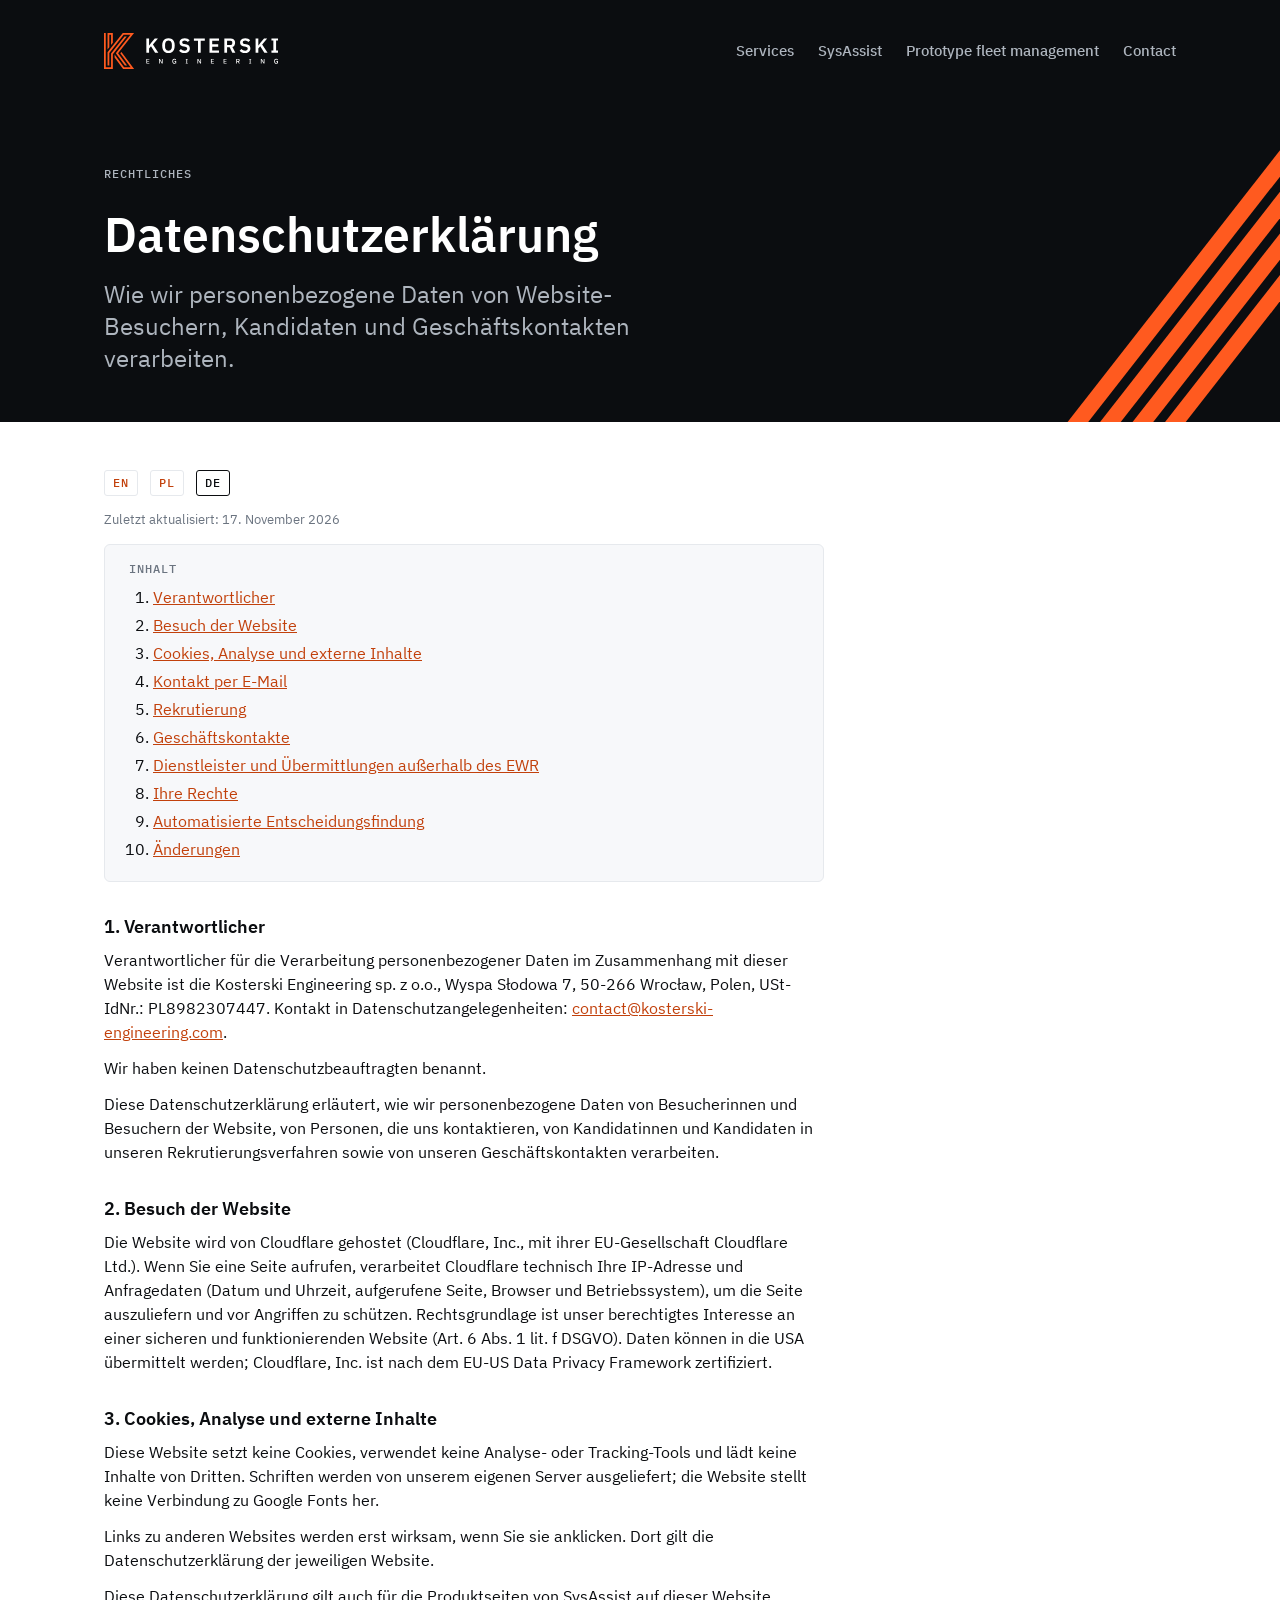
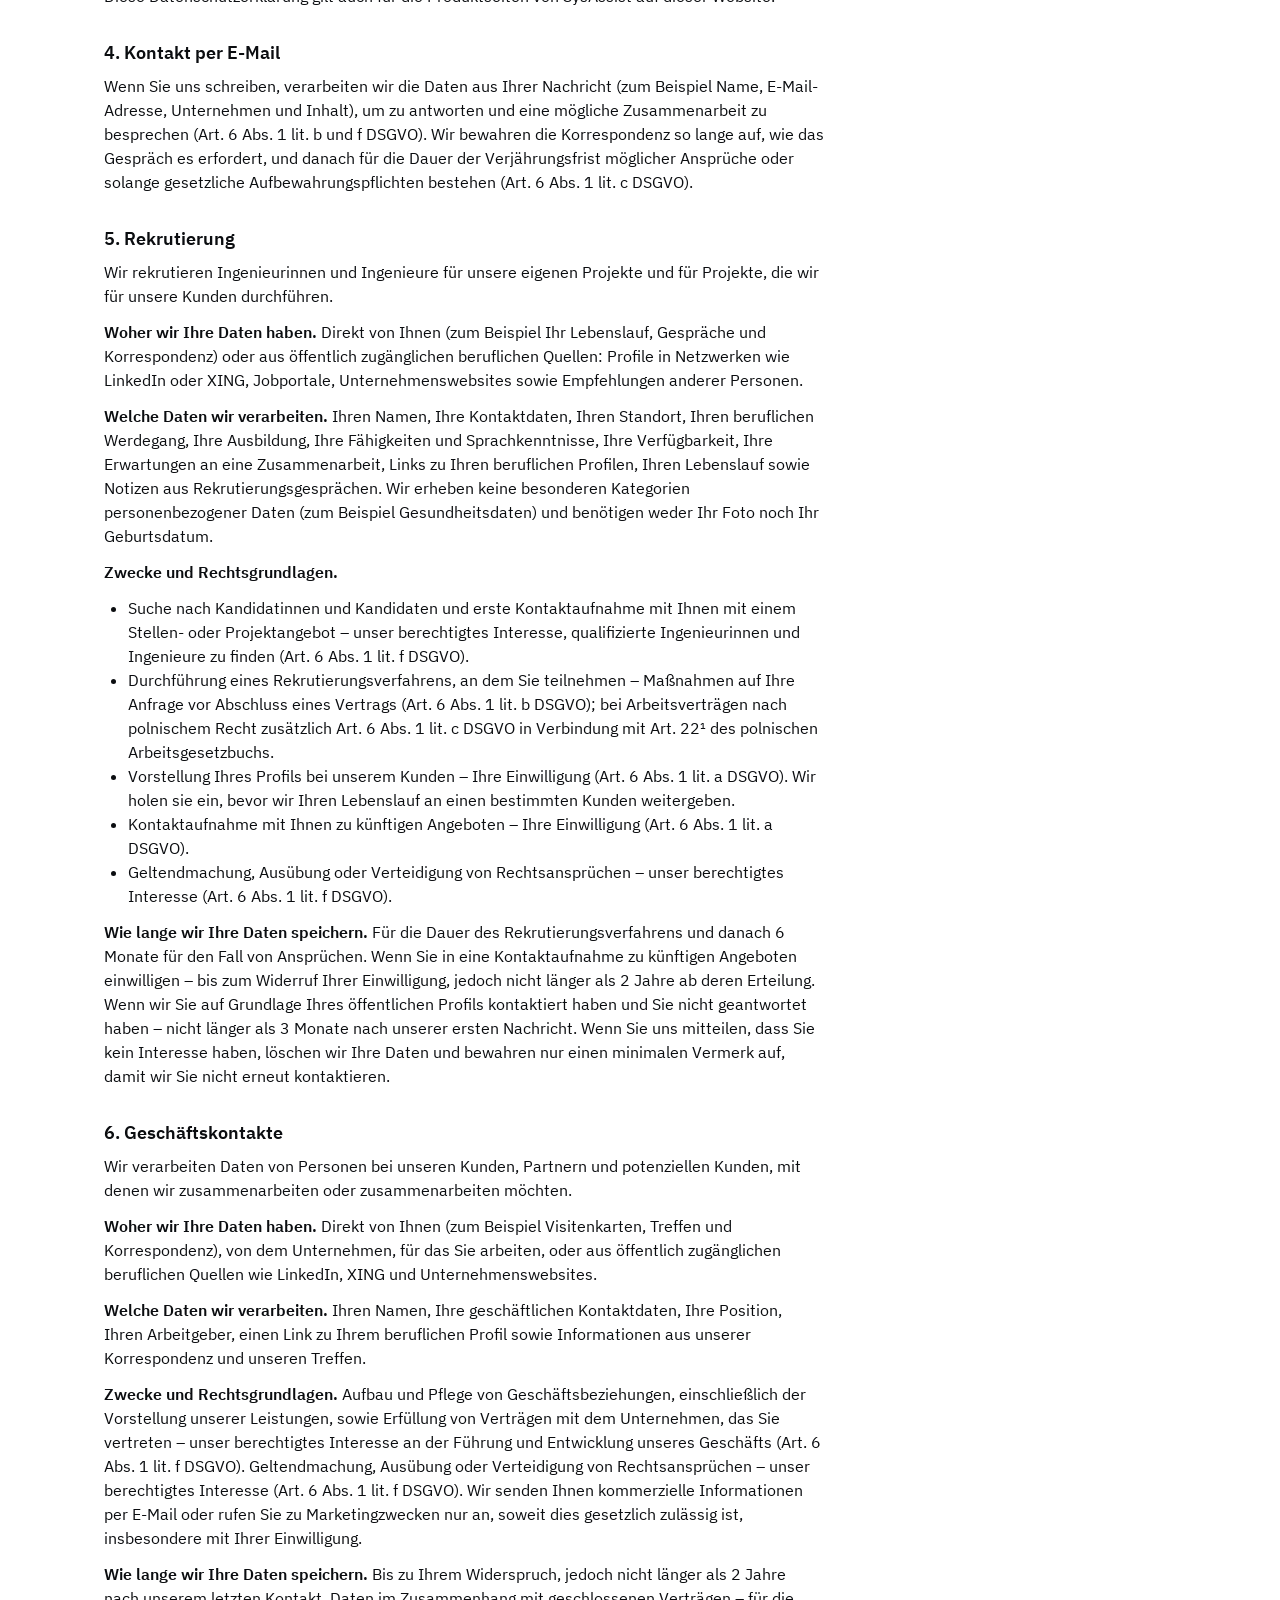
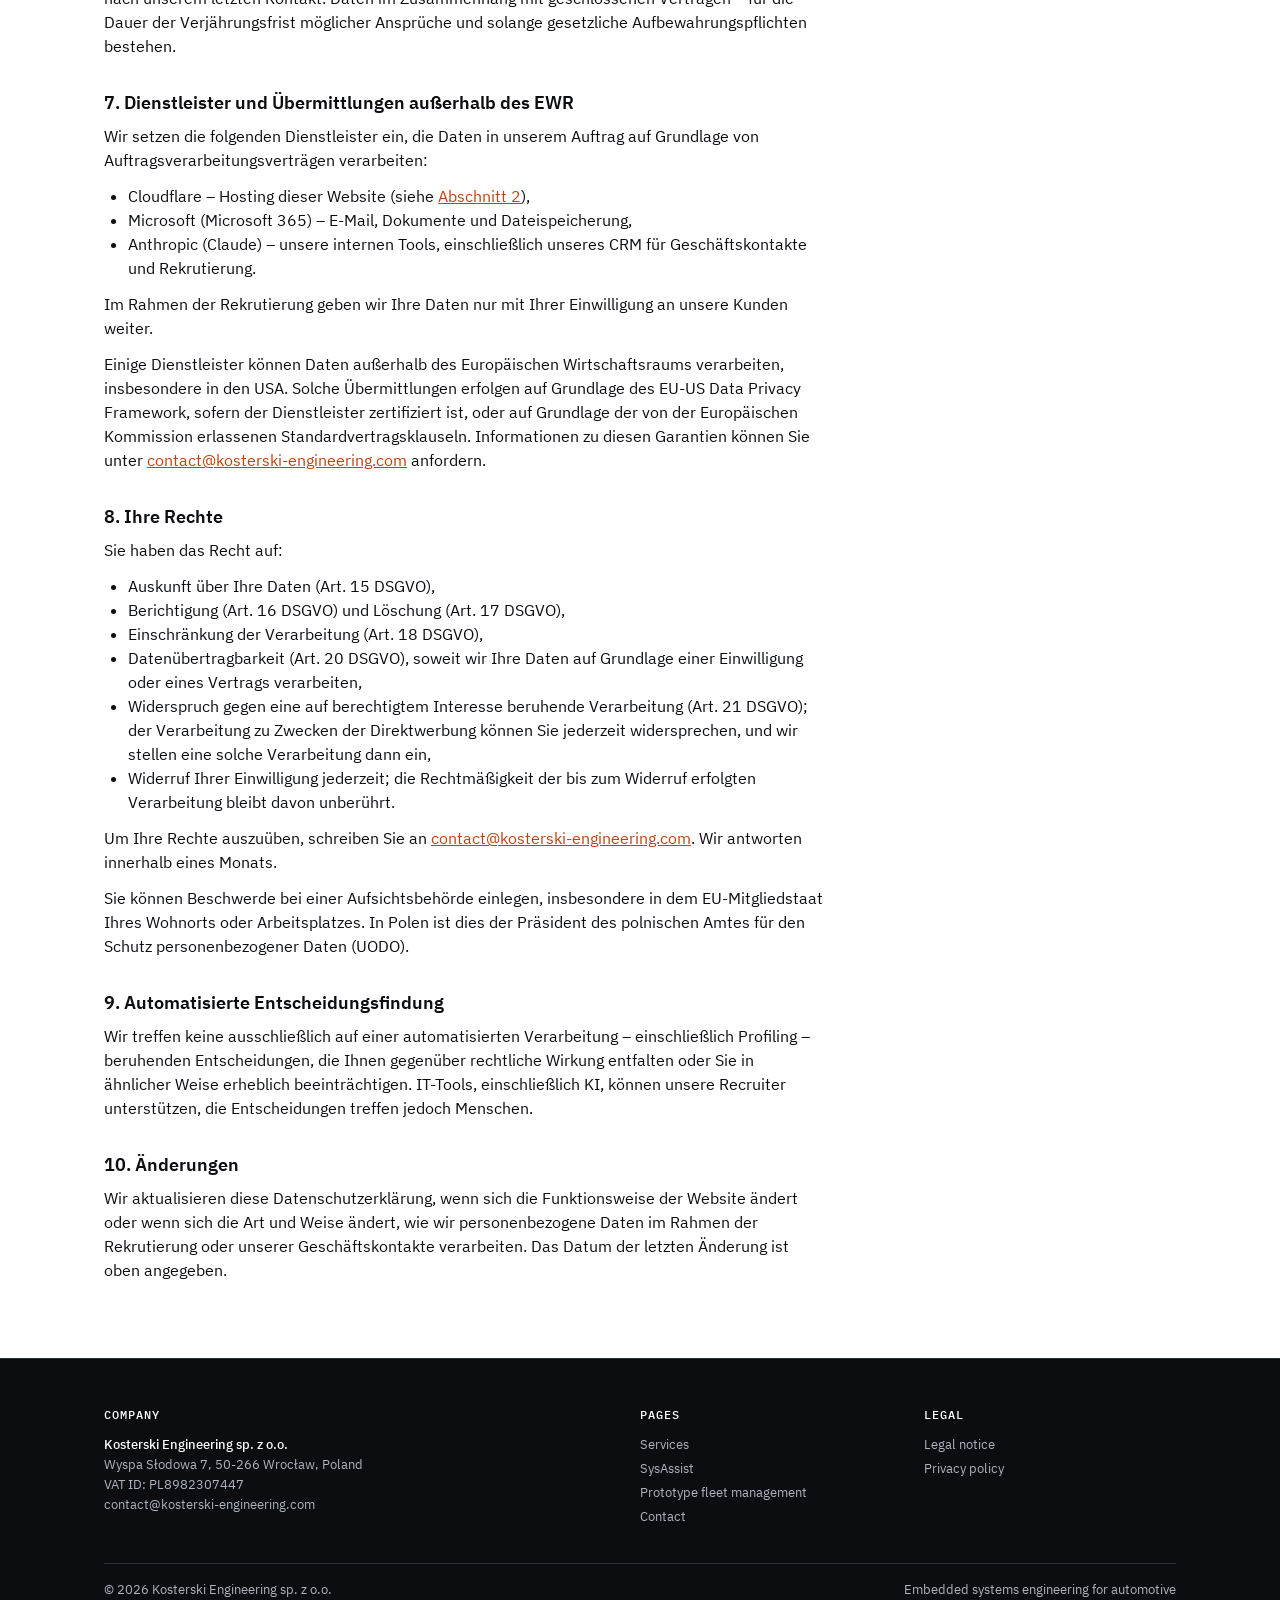
<file: site/datenschutz.html>
<!doctype html>
<html lang="de">
<head>
  <meta charset="utf-8">
  <meta name="viewport" content="width=device-width, initial-scale=1">
  <title>Datenschutzerklärung – Kosterski Engineering</title>
  <meta name="description" content="Datenschutzerklärung der Website von Kosterski Engineering.">
  <meta name="theme-color" content="#0B0D10">
  <link rel="icon" href="favicon.ico" sizes="any">
  <link rel="icon" href="favicon.svg" type="image/svg+xml">
  <link rel="apple-touch-icon" href="apple-touch-icon.png">
  <link rel="alternate" hreflang="en" href="https://kosterski-engineering.com/privacy">
  <link rel="alternate" hreflang="pl" href="https://kosterski-engineering.com/rodo">
  <link rel="alternate" hreflang="de" href="https://kosterski-engineering.com/datenschutz">
  <link rel="preload" href="assets/fonts/IBMPlexSans-SemiBold.woff2" as="font" type="font/woff2" crossorigin>
  <link rel="stylesheet" href="assets/tokens.css">
  <link rel="stylesheet" href="assets/style.css">
  <link rel="stylesheet" href="assets/chrome.css">
</head>
<body>
  <a class="skip" href="#main">Zum Inhalt springen</a>
  <div class="site-hero site-hero-compact ke-inverse">
    <svg class="site-motif" viewBox="0 0 640 480" aria-hidden="true">
      <g stroke-width="20">
        <line x1="360" y1="-40" x2="700" y2="395"/>
        <line x1="400" y1="-40" x2="740" y2="395"/>
        <line x1="440" y1="-40" x2="780" y2="395"/>
        <line x1="480" y1="-40" x2="820" y2="395"/>
      </g>
    </svg>
    <header class="site-header">
      <div class="site-wrap">
        <a class="site-brand" href="index.html">
          <img src="assets/img/logo_horizontal_accent_dark_bg.svg" alt="Kosterski Engineering, Startseite" width="174" height="36">
        </a>
        <nav class="site-nav" aria-label="Main" lang="en">
          <ul>
          <li><a href="index.html#services">Services</a></li>
          <li><a href="sysassist/">SysAssist</a></li>
          <li><a href="prototype-fleet.html">Prototype fleet management</a></li>
          <li><a href="index.html#contact">Contact</a></li>
          </ul>
        </nav>
      </div>
    </header>
    <div class="site-wrap site-hero-body">
      <p class="ke-label">Rechtliches</p>
      <h1>Datenschutz&shy;erklärung</h1>
      <p class="site-lead">Wie wir personenbezogene Daten von Website-Besuchern, Kandidaten und Geschäftskontakten verarbeiten.</p>
    </div>
  </div>
  <main id="main">
    <div class="wrap prose">
      <nav class="lang-switch" aria-label="Sprache">
        <ul>
          <li><a href="privacy.html" hreflang="en" lang="en">EN</a></li>
          <li><a href="rodo.html" hreflang="pl" lang="pl">PL</a></li>
          <li><a href="datenschutz.html" hreflang="de" lang="de" aria-current="page">DE</a></li>
        </ul>
      </nav>
      <p class="meta">Zuletzt aktualisiert: 17. November 2026</p>

      <nav class="toc" aria-labelledby="toc-title">
        <h2 id="toc-title">Inhalt</h2>
        <ol>
          <li><a href="#controller">Verantwortlicher</a></li>
          <li><a href="#visiting">Besuch der Website</a></li>
          <li><a href="#cookies">Cookies, Analyse und externe Inhalte</a></li>
          <li><a href="#email">Kontakt per E-Mail</a></li>
          <li><a href="#recruitment">Rekrutierung</a></li>
          <li><a href="#business-contacts">Geschäftskontakte</a></li>
          <li><a href="#providers">Dienstleister und Übermittlungen außerhalb des EWR</a></li>
          <li><a href="#rights">Ihre Rechte</a></li>
          <li><a href="#automated-decisions">Automatisierte Entscheidungsfindung</a></li>
          <li><a href="#changes">Änderungen</a></li>
        </ol>
      </nav>

      <h2 id="controller">1. Verantwortlicher</h2>
      <p>Verantwortlicher für die Verarbeitung personenbezogener Daten im Zusammenhang mit dieser Website ist die Kosterski Engineering sp. z o.o., Wyspa Słodowa 7, 50-266 Wrocław, Polen, USt-IdNr.: PL8982307447. Kontakt in Datenschutzangelegenheiten:<br class="br-mobile"> <a href="mailto:contact@kosterski-engineering.com">contact@kosterski-engineering.com</a>.</p>
      <p>Wir haben keinen Datenschutzbeauftragten benannt.</p>
      <p>Diese Datenschutzerklärung erläutert, wie wir personenbezogene Daten von Besucherinnen und Besuchern der Website, von Personen, die uns kontaktieren, von Kandidatinnen und Kandidaten in unseren Rekrutierungsverfahren sowie von unseren Geschäftskontakten verarbeiten.</p>

      <h2 id="visiting">2. Besuch der Website</h2>
      <p>Die Website wird von Cloudflare gehostet (Cloudflare, Inc., mit ihrer EU-Gesellschaft Cloudflare Ltd.). Wenn Sie eine Seite aufrufen, verarbeitet Cloudflare technisch Ihre IP-Adresse und Anfragedaten (Datum und Uhrzeit, aufgerufene Seite, Browser und Betriebssystem), um die Seite auszuliefern und vor Angriffen zu schützen. Rechtsgrundlage ist unser berechtigtes Interesse an einer sicheren und funktionierenden Website (Art. 6 Abs. 1 lit. f DSGVO). Daten können in die USA übermittelt werden; Cloudflare, Inc. ist nach dem EU-US Data Privacy Framework zertifiziert.</p>

      <h2 id="cookies">3. Cookies, Analyse und externe Inhalte</h2>
      <p>Diese Website setzt keine Cookies, verwendet keine Analyse- oder Tracking-Tools und lädt keine Inhalte von Dritten. Schriften werden von unserem eigenen Server ausgeliefert; die Website stellt keine Verbindung zu Google Fonts her.</p>
      <p>Links zu anderen Websites werden erst wirksam, wenn Sie sie anklicken. Dort gilt die Datenschutzerklärung der jeweiligen Website.</p>
      <p>Diese Datenschutzerklärung gilt auch für die Produktseiten von SysAssist auf dieser Website.</p>

      <h2 id="email">4. Kontakt per E-Mail</h2>
      <p>Wenn Sie uns schreiben, verarbeiten wir die Daten aus Ihrer Nachricht (zum Beispiel Name, E-Mail-Adresse, Unternehmen und Inhalt), um zu antworten und eine mögliche Zusammenarbeit zu besprechen (Art. 6 Abs. 1 lit. b und f DSGVO). Wir bewahren die Korrespondenz so lange auf, wie das Gespräch es erfordert, und danach für die Dauer der Verjährungsfrist möglicher Ansprüche oder solange gesetzliche Aufbewahrungspflichten bestehen (Art. 6 Abs. 1 lit. c DSGVO).</p>

      <h2 id="recruitment">5. Rekrutierung</h2>
      <p>Wir rekrutieren Ingenieurinnen und Ingenieure für unsere eigenen Projekte und für Projekte, die wir für unsere Kunden durchführen.</p>
      <p><strong>Woher wir Ihre Daten haben.</strong> Direkt von Ihnen (zum Beispiel Ihr Lebenslauf, Gespräche und Korrespondenz) oder aus öffentlich zugänglichen beruflichen Quellen: Profile in Netzwerken wie LinkedIn oder XING, Jobportale, Unternehmenswebsites sowie Empfehlungen anderer Personen.</p>
      <p><strong>Welche Daten wir verarbeiten.</strong> Ihren Namen, Ihre Kontaktdaten, Ihren Standort, Ihren beruflichen Werdegang, Ihre Ausbildung, Ihre Fähigkeiten und Sprachkenntnisse, Ihre Verfügbarkeit, Ihre Erwartungen an eine Zusammenarbeit, Links zu Ihren beruflichen Profilen, Ihren Lebenslauf sowie Notizen aus Rekrutierungsgesprächen. Wir erheben keine besonderen Kategorien personenbezogener Daten (zum Beispiel Gesundheitsdaten) und benötigen weder Ihr Foto noch Ihr Geburtsdatum.</p>
      <p><strong>Zwecke und Rechtsgrundlagen.</strong></p>
      <ul>
        <li>Suche nach Kandidatinnen und Kandidaten und erste Kontaktaufnahme mit Ihnen mit einem Stellen- oder Projektangebot – unser berechtigtes Interesse, qualifizierte Ingenieurinnen und Ingenieure zu finden (Art. 6 Abs. 1 lit. f DSGVO).</li>
        <li>Durchführung eines Rekrutierungsverfahrens, an dem Sie teilnehmen – Maßnahmen auf Ihre Anfrage vor Abschluss eines Vertrags (Art. 6 Abs. 1 lit. b DSGVO); bei Arbeitsverträgen nach polnischem Recht zusätzlich Art. 6 Abs. 1 lit. c DSGVO in Verbindung mit Art. 22¹ des polnischen Arbeitsgesetzbuchs.</li>
        <li>Vorstellung Ihres Profils bei unserem Kunden – Ihre Einwilligung (Art. 6 Abs. 1 lit. a DSGVO). Wir holen sie ein, bevor wir Ihren Lebenslauf an einen bestimmten Kunden weitergeben.</li>
        <li>Kontaktaufnahme mit Ihnen zu künftigen Angeboten – Ihre Einwilligung (Art. 6 Abs. 1 lit. a DSGVO).</li>
        <li>Geltendmachung, Ausübung oder Verteidigung von Rechtsansprüchen – unser berechtigtes Interesse (Art. 6 Abs. 1 lit. f DSGVO).</li>
      </ul>
      <p><strong>Wie lange wir Ihre Daten speichern.</strong> Für die Dauer des Rekrutierungsverfahrens und danach 6 Monate für den Fall von Ansprüchen. Wenn Sie in eine Kontaktaufnahme zu künftigen Angeboten einwilligen – bis zum Widerruf Ihrer Einwilligung, jedoch nicht länger als 2 Jahre ab deren Erteilung. Wenn wir Sie auf Grundlage Ihres öffentlichen Profils kontaktiert haben und Sie nicht geantwortet haben – nicht länger als 3 Monate nach unserer ersten Nachricht. Wenn Sie uns mitteilen, dass Sie kein Interesse haben, löschen wir Ihre Daten und bewahren nur einen minimalen Vermerk auf, damit wir Sie nicht erneut kontaktieren.</p>

      <h2 id="business-contacts">6. Geschäftskontakte</h2>
      <p>Wir verarbeiten Daten von Personen bei unseren Kunden, Partnern und potenziellen Kunden, mit denen wir zusammenarbeiten oder zusammenarbeiten möchten.</p>
      <p><strong>Woher wir Ihre Daten haben.</strong> Direkt von Ihnen (zum Beispiel Visitenkarten, Treffen und Korrespondenz), von dem Unternehmen, für das Sie arbeiten, oder aus öffentlich zugänglichen beruflichen Quellen wie LinkedIn, XING und Unternehmenswebsites.</p>
      <p><strong>Welche Daten wir verarbeiten.</strong> Ihren Namen, Ihre geschäftlichen Kontaktdaten, Ihre Position, Ihren Arbeitgeber, einen Link zu Ihrem beruflichen Profil sowie Informationen aus unserer Korrespondenz und unseren Treffen.</p>
      <p><strong>Zwecke und Rechtsgrundlagen.</strong> Aufbau und Pflege von Geschäftsbeziehungen, einschließlich der Vorstellung unserer Leistungen, sowie Erfüllung von Verträgen mit dem Unternehmen, das Sie vertreten – unser berechtigtes Interesse an der Führung und Entwicklung unseres Geschäfts (Art. 6 Abs. 1 lit. f DSGVO). Geltendmachung, Ausübung oder Verteidigung von Rechtsansprüchen – unser berechtigtes Interesse (Art. 6 Abs. 1 lit. f DSGVO). Wir senden Ihnen kommerzielle Informationen per E-Mail oder rufen Sie zu Marketingzwecken nur an, soweit dies gesetzlich zulässig ist, insbesondere mit Ihrer Einwilligung.</p>
      <p><strong>Wie lange wir Ihre Daten speichern.</strong> Bis zu Ihrem Widerspruch, jedoch nicht länger als 2 Jahre nach unserem letzten Kontakt. Daten im Zusammenhang mit geschlossenen Verträgen – für die Dauer der Verjährungsfrist möglicher Ansprüche und solange gesetzliche Aufbewahrungspflichten bestehen.</p>

      <h2 id="providers">7. Dienstleister und Übermittlungen außerhalb des EWR</h2>
      <p>Wir setzen die folgenden Dienstleister ein, die Daten in unserem Auftrag auf Grundlage von Auftragsverarbeitungsverträgen verarbeiten:</p>
      <ul>
        <li>Cloudflare – Hosting dieser Website (siehe <a href="#visiting">Abschnitt 2</a>),</li>
        <li>Microsoft (Microsoft 365) – E-Mail, Dokumente und Dateispeicherung,</li>
        <li>Anthropic (Claude) – unsere internen Tools, einschließlich unseres CRM für Geschäftskontakte und Rekrutierung.</li>
      </ul>
      <p>Im Rahmen der Rekrutierung geben wir Ihre Daten nur mit Ihrer Einwilligung an unsere Kunden weiter.</p>
      <p>Einige Dienstleister können Daten außerhalb des Europäischen Wirtschaftsraums verarbeiten, insbesondere in den USA. Solche Übermittlungen erfolgen auf Grundlage des EU-US Data Privacy Framework, sofern der Dienstleister zertifiziert ist, oder auf Grundlage der von der Europäischen Kommission erlassenen Standardvertragsklauseln. Informationen zu diesen Garantien können Sie unter <a href="mailto:contact@kosterski-engineering.com">contact@kosterski-engineering.com</a> anfordern.</p>

      <h2 id="rights">8. Ihre Rechte</h2>
      <p>Sie haben das Recht auf:</p>
      <ul>
        <li>Auskunft über Ihre Daten (Art. 15 DSGVO),</li>
        <li>Berichtigung (Art. 16 DSGVO) und Löschung (Art. 17 DSGVO),</li>
        <li>Einschränkung der Verarbeitung (Art. 18 DSGVO),</li>
        <li>Datenübertragbarkeit (Art. 20 DSGVO), soweit wir Ihre Daten auf Grundlage einer Einwilligung oder eines Vertrags verarbeiten,</li>
        <li>Widerspruch gegen eine auf berechtigtem Interesse beruhende Verarbeitung (Art. 21 DSGVO); der Verarbeitung zu Zwecken der Direktwerbung können Sie jederzeit widersprechen, und wir stellen eine solche Verarbeitung dann ein,</li>
        <li>Widerruf Ihrer Einwilligung jederzeit; die Rechtmäßigkeit der bis zum Widerruf erfolgten Verarbeitung bleibt davon unberührt.</li>
      </ul>
      <p>Um Ihre Rechte auszuüben, schreiben Sie an <a href="mailto:contact@kosterski-engineering.com">contact@kosterski-engineering.com</a>. Wir antworten innerhalb eines Monats.</p>
      <p>Sie können Beschwerde bei einer Aufsichtsbehörde einlegen, insbesondere in dem EU-Mitgliedstaat Ihres Wohnorts oder Arbeitsplatzes. In Polen ist dies der Präsident des polnischen Amtes für den Schutz personenbezogener Daten (UODO).</p>

      <h2 id="automated-decisions">9. Automatisierte Entscheidungsfindung</h2>
      <p>Wir treffen keine ausschließlich auf einer automatisierten Verarbeitung – einschließlich Profiling – beruhenden Entscheidungen, die Ihnen gegenüber rechtliche Wirkung entfalten oder Sie in ähnlicher Weise erheblich beeinträchtigen. IT-Tools, einschließlich KI, können unsere Recruiter unterstützen, die Entscheidungen treffen jedoch Menschen.</p>

      <h2 id="changes">10. Änderungen</h2>
      <p>Wir aktualisieren diese Datenschutzerklärung, wenn sich die Funktionsweise der Website ändert oder wenn sich die Art und Weise ändert, wie wir personenbezogene Daten im Rahmen der Rekrutierung oder unserer Geschäftskontakte verarbeiten. Das Datum der letzten Änderung ist oben angegeben.</p>
    </div>
  </main>

  <footer class="site-footer" lang="en">
    <div class="site-wrap">
      <div class="site-footer-grid">
        <div>
          <h2>Company</h2>
          <address>
            <span class="site-company">Kosterski Engineering sp. z o.o.</span><br>
            Wyspa Słodowa 7, 50-266 Wrocław, Poland<br>
            VAT ID: PL8982307447<br>
            <a href="mailto:contact@kosterski-engineering.com">contact@kosterski-engineering.com</a>
          </address>
        </div>
        <div>
          <h2>Pages</h2>
          <ul>
            <li><a href="index.html#services">Services</a></li>
            <li><a href="sysassist/">SysAssist</a></li>
            <li><a href="prototype-fleet.html">Prototype fleet management</a></li>
            <li><a href="index.html#contact">Contact</a></li>
          </ul>
        </div>
        <div>
          <h2>Legal</h2>
          <ul>
            <li><a href="legal-notice.html">Legal notice</a></li>
            <li><a href="privacy.html">Privacy policy</a></li>
          </ul>
        </div>
      </div>
      <div class="site-legal">
        <p>&copy; 2026 Kosterski Engineering sp. z o.o.</p>
        <p>Embedded systems engineering for automotive</p>
      </div>
    </div>
  </footer>
</body>
</html>
</file>
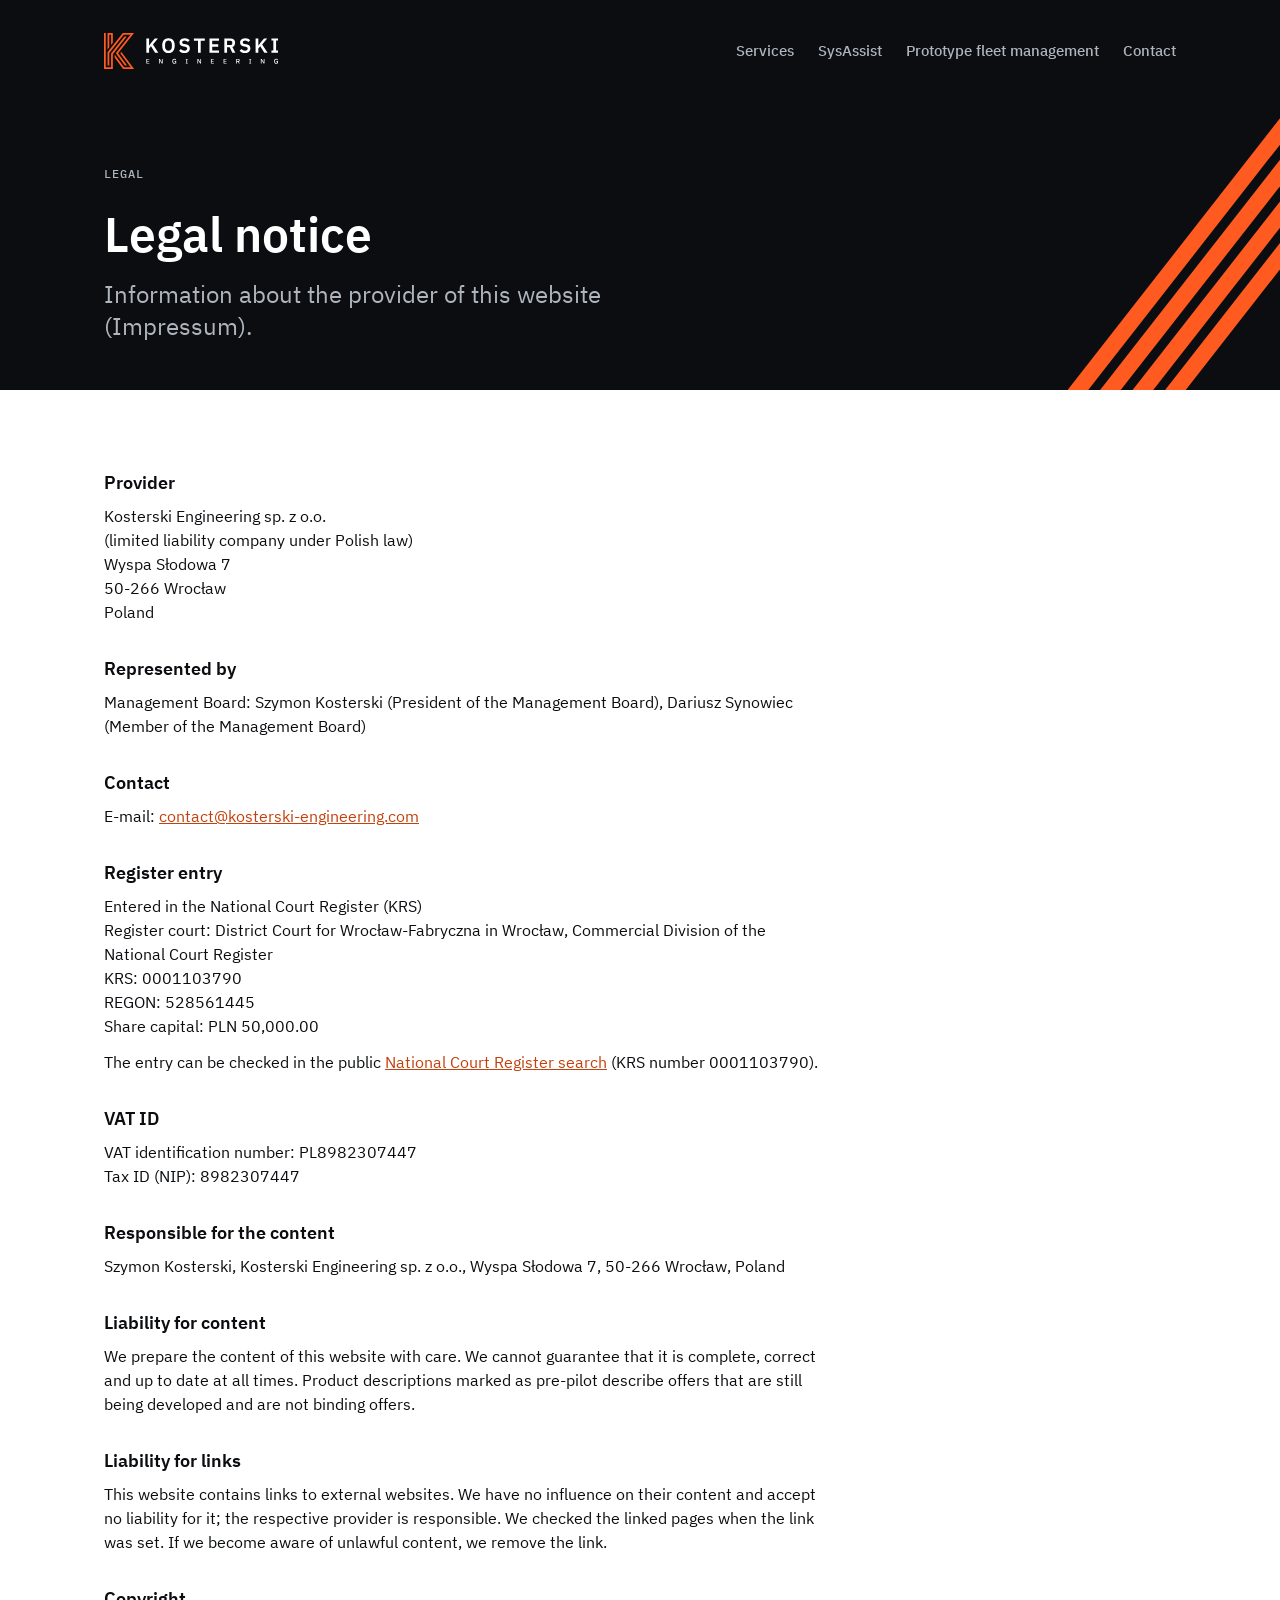
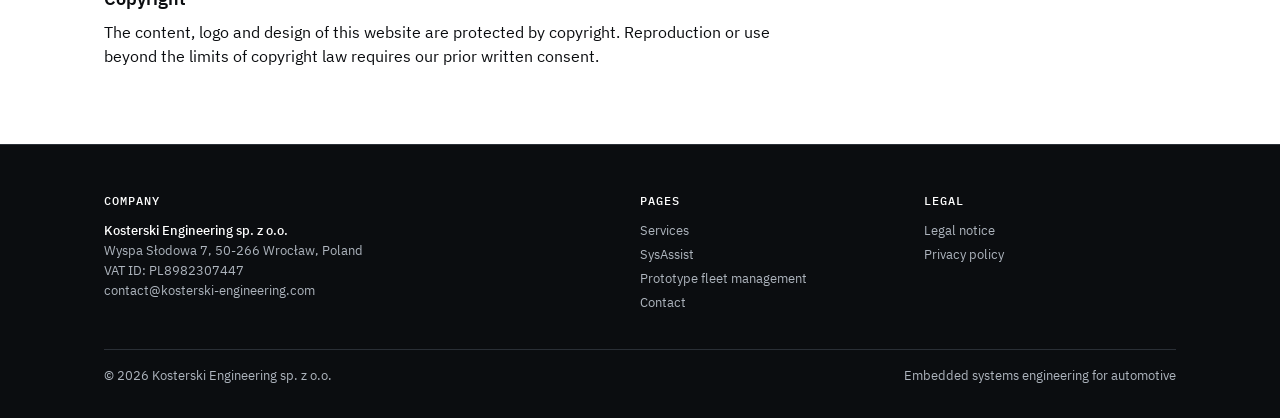
<file: site/legal-notice.html>
<!doctype html>
<html lang="en">
<head>
  <meta charset="utf-8">
  <meta name="viewport" content="width=device-width, initial-scale=1">
  <title>Legal notice – Kosterski Engineering</title>
  <meta name="description" content="Legal notice (Impressum) of Kosterski Engineering sp. z o.o.">
  <meta name="theme-color" content="#0B0D10">
  <link rel="icon" href="favicon.ico" sizes="any">
  <link rel="icon" href="favicon.svg" type="image/svg+xml">
  <link rel="apple-touch-icon" href="apple-touch-icon.png">
  <link rel="preload" href="assets/fonts/IBMPlexSans-SemiBold.woff2" as="font" type="font/woff2" crossorigin>
  <link rel="stylesheet" href="assets/tokens.css">
  <link rel="stylesheet" href="assets/style.css">
  <link rel="stylesheet" href="assets/chrome.css">
</head>
<body>
  <a class="skip" href="#main">Skip to content</a>
  <div class="site-hero site-hero-compact ke-inverse">
    <svg class="site-motif" viewBox="0 0 640 480" aria-hidden="true">
      <g stroke-width="20">
        <line x1="360" y1="-40" x2="700" y2="395"/>
        <line x1="400" y1="-40" x2="740" y2="395"/>
        <line x1="440" y1="-40" x2="780" y2="395"/>
        <line x1="480" y1="-40" x2="820" y2="395"/>
      </g>
    </svg>
    <header class="site-header">
      <div class="site-wrap">
        <a class="site-brand" href="index.html">
          <img src="assets/img/logo_horizontal_accent_dark_bg.svg" alt="Kosterski Engineering, home" width="174" height="36">
        </a>
        <nav class="site-nav" aria-label="Main">
          <ul>
          <li><a href="index.html#services">Services</a></li>
          <li><a href="sysassist/">SysAssist</a></li>
          <li><a href="prototype-fleet.html">Prototype fleet management</a></li>
          <li><a href="index.html#contact">Contact</a></li>
          </ul>
        </nav>
      </div>
    </header>
    <div class="site-wrap site-hero-body">
      <p class="ke-label">Legal</p>
      <h1>Legal notice</h1>
      <p class="site-lead">Information about the provider of this website (Impressum).</p>
    </div>
  </div>
  <main id="main">
    <div class="wrap prose">
      <h2>Provider</h2>
      <address>
        Kosterski Engineering sp. z o.o.<br>
        (limited liability company under Polish law)<br>
        Wyspa Słodowa 7<br>
        50-266 Wrocław<br>
        Poland
      </address>

      <h2>Represented by</h2>
      <p>Management Board: Szymon Kosterski (President of the Management Board), Dariusz Synowiec (Member of the Management Board)</p>

      <h2>Contact</h2>
      <p>E-mail: <a href="mailto:contact@kosterski-engineering.com">contact@kosterski-engineering.com</a></p>

      <h2>Register entry</h2>
      <p>Entered in the National Court Register (KRS)<br>
      Register court: District Court for Wrocław-Fabryczna in Wrocław, Commercial Division of the National Court Register<br>
      KRS: 0001103790<br>
      REGON: 528561445<br>
      Share capital: PLN 50,000.00</p>
      <p>The entry can be checked in the public <a href="https://wyszukiwarka-krs.ms.gov.pl/" target="_blank" rel="noopener">National Court Register search</a> (KRS number 0001103790).</p>

      <h2>VAT ID</h2>
      <p>VAT identification number: PL8982307447<br>Tax ID (NIP): 8982307447</p>

      <h2>Responsible for the content</h2>
      <p>Szymon Kosterski, Kosterski Engineering sp. z o.o., Wyspa Słodowa 7, 50-266 Wrocław, Poland</p>

      <h2>Liability for content</h2>
      <p>We prepare the content of this website with care. We cannot guarantee that it is complete, correct and up to date at all times. Product descriptions marked as pre-pilot describe offers that are still being developed and are not binding offers.</p>

      <h2>Liability for links</h2>
      <p>This website contains links to external websites. We have no influence on their content and accept no liability for it; the respective provider is responsible. We checked the linked pages when the link was set. If we become aware of unlawful content, we remove the link.</p>

      <h2>Copyright</h2>
      <p>The content, logo and design of this website are protected by copyright. Reproduction or use beyond the limits of copyright law requires our prior written consent.</p>
    </div>
  </main>

  <footer class="site-footer">
    <div class="site-wrap">
      <div class="site-footer-grid">
        <div>
          <h2>Company</h2>
          <address>
            <span class="site-company">Kosterski Engineering sp. z o.o.</span><br>
            Wyspa Słodowa 7, 50-266 Wrocław, Poland<br>
            VAT ID: PL8982307447<br>
            <a href="mailto:contact@kosterski-engineering.com">contact@kosterski-engineering.com</a>
          </address>
        </div>
        <div>
          <h2>Pages</h2>
          <ul>
            <li><a href="index.html#services">Services</a></li>
            <li><a href="sysassist/">SysAssist</a></li>
            <li><a href="prototype-fleet.html">Prototype fleet management</a></li>
            <li><a href="index.html#contact">Contact</a></li>
          </ul>
        </div>
        <div>
          <h2>Legal</h2>
          <ul>
            <li><a href="legal-notice.html">Legal notice</a></li>
            <li><a href="privacy.html">Privacy policy</a></li>
          </ul>
        </div>
      </div>
      <div class="site-legal">
        <p>&copy; 2026 Kosterski Engineering sp. z o.o.</p>
        <p>Embedded systems engineering for automotive</p>
      </div>
    </div>
  </footer>
</body>
</html>
</file>
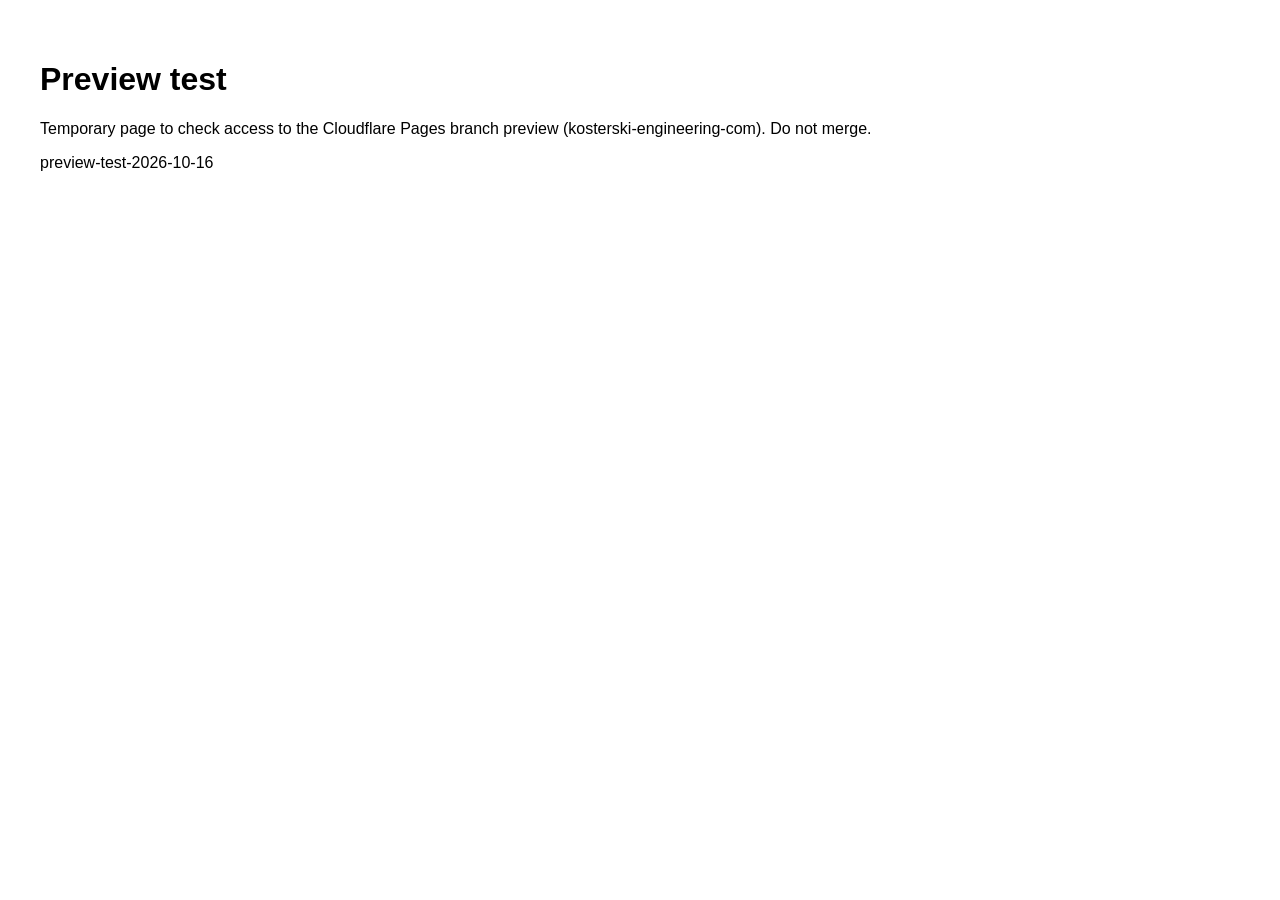
<file: site/preview-test.html>
<!doctype html>
<html lang="en">
<head>
<meta charset="utf-8">
<meta name="viewport" content="width=device-width, initial-scale=1">
<meta name="robots" content="noindex, nofollow">
<title>Preview test</title>
</head>
<body style="font-family: sans-serif; padding: 2rem;">
<h1>Preview test</h1>
<p>Temporary page to check access to the Cloudflare Pages branch preview (kosterski-engineering-com). Do not merge.</p>
<p id="marker">preview-test-2026-10-16</p>
</body>
</html>
</file>
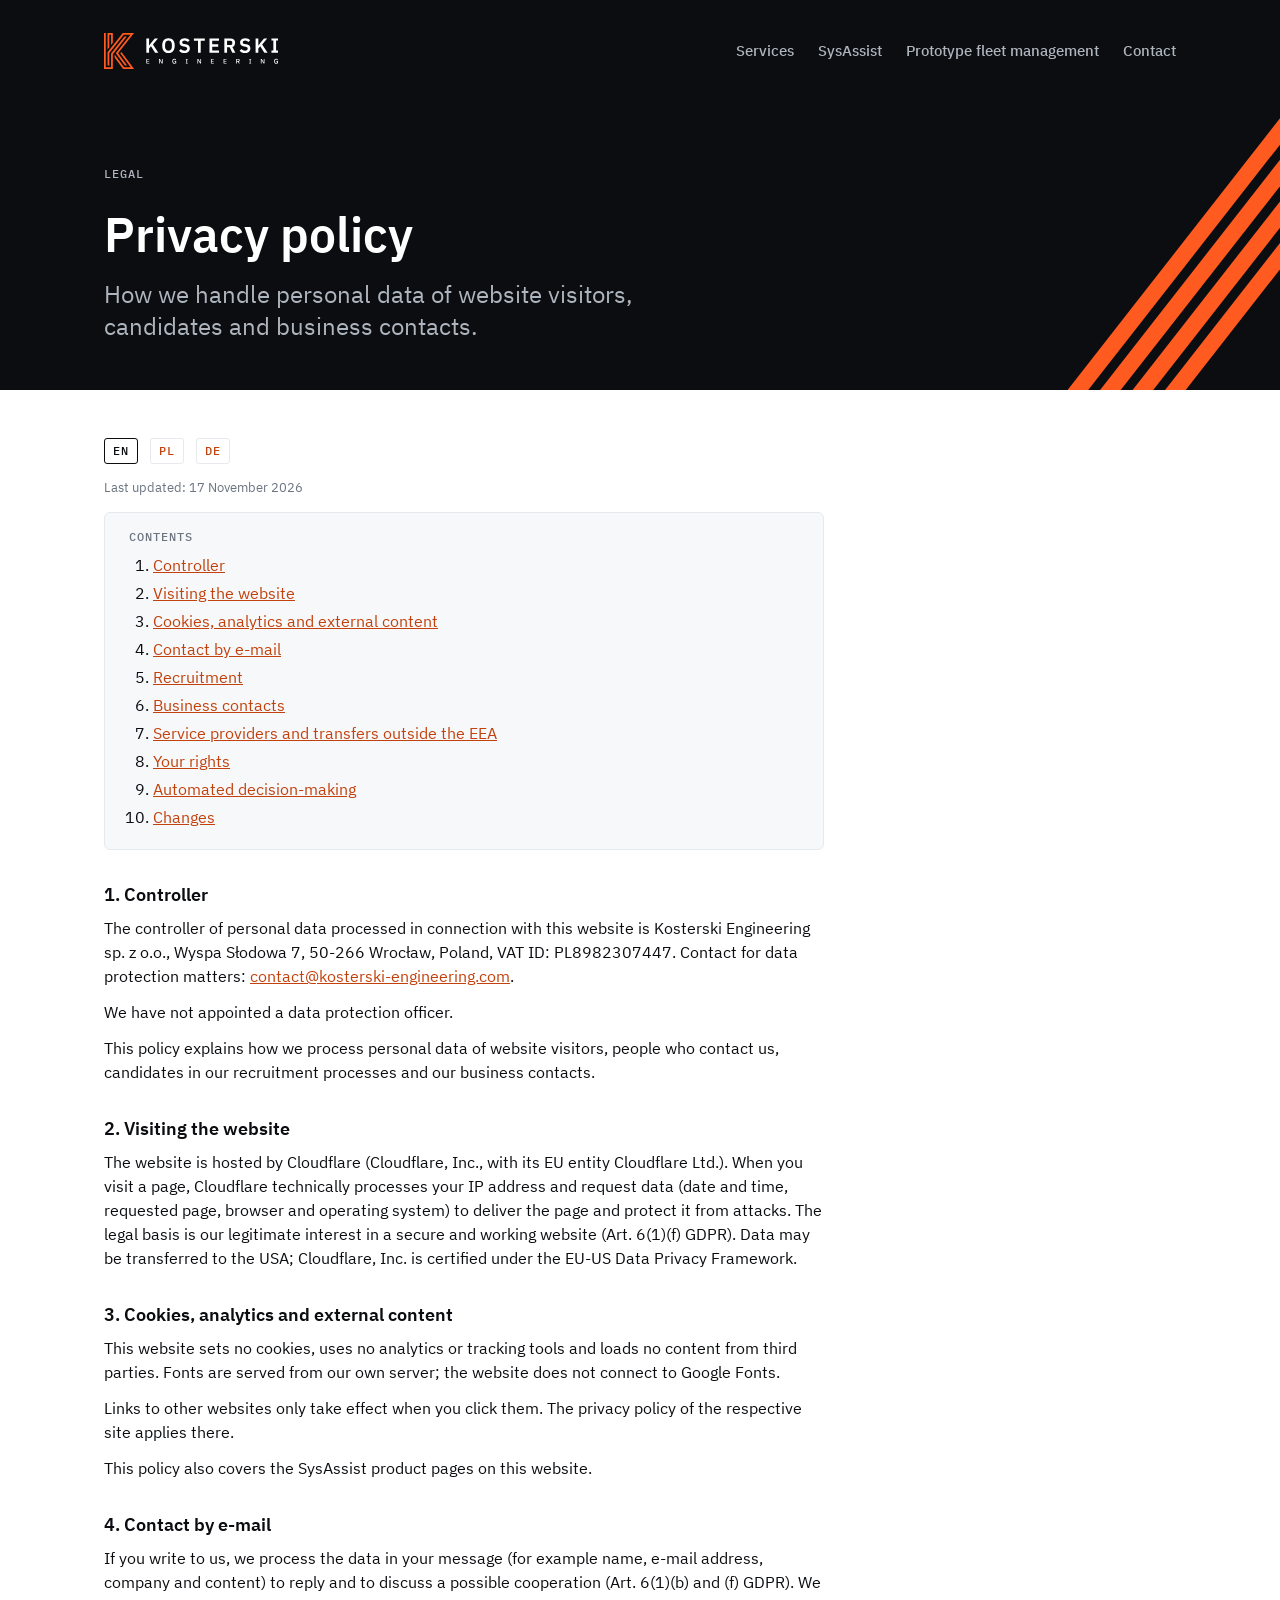
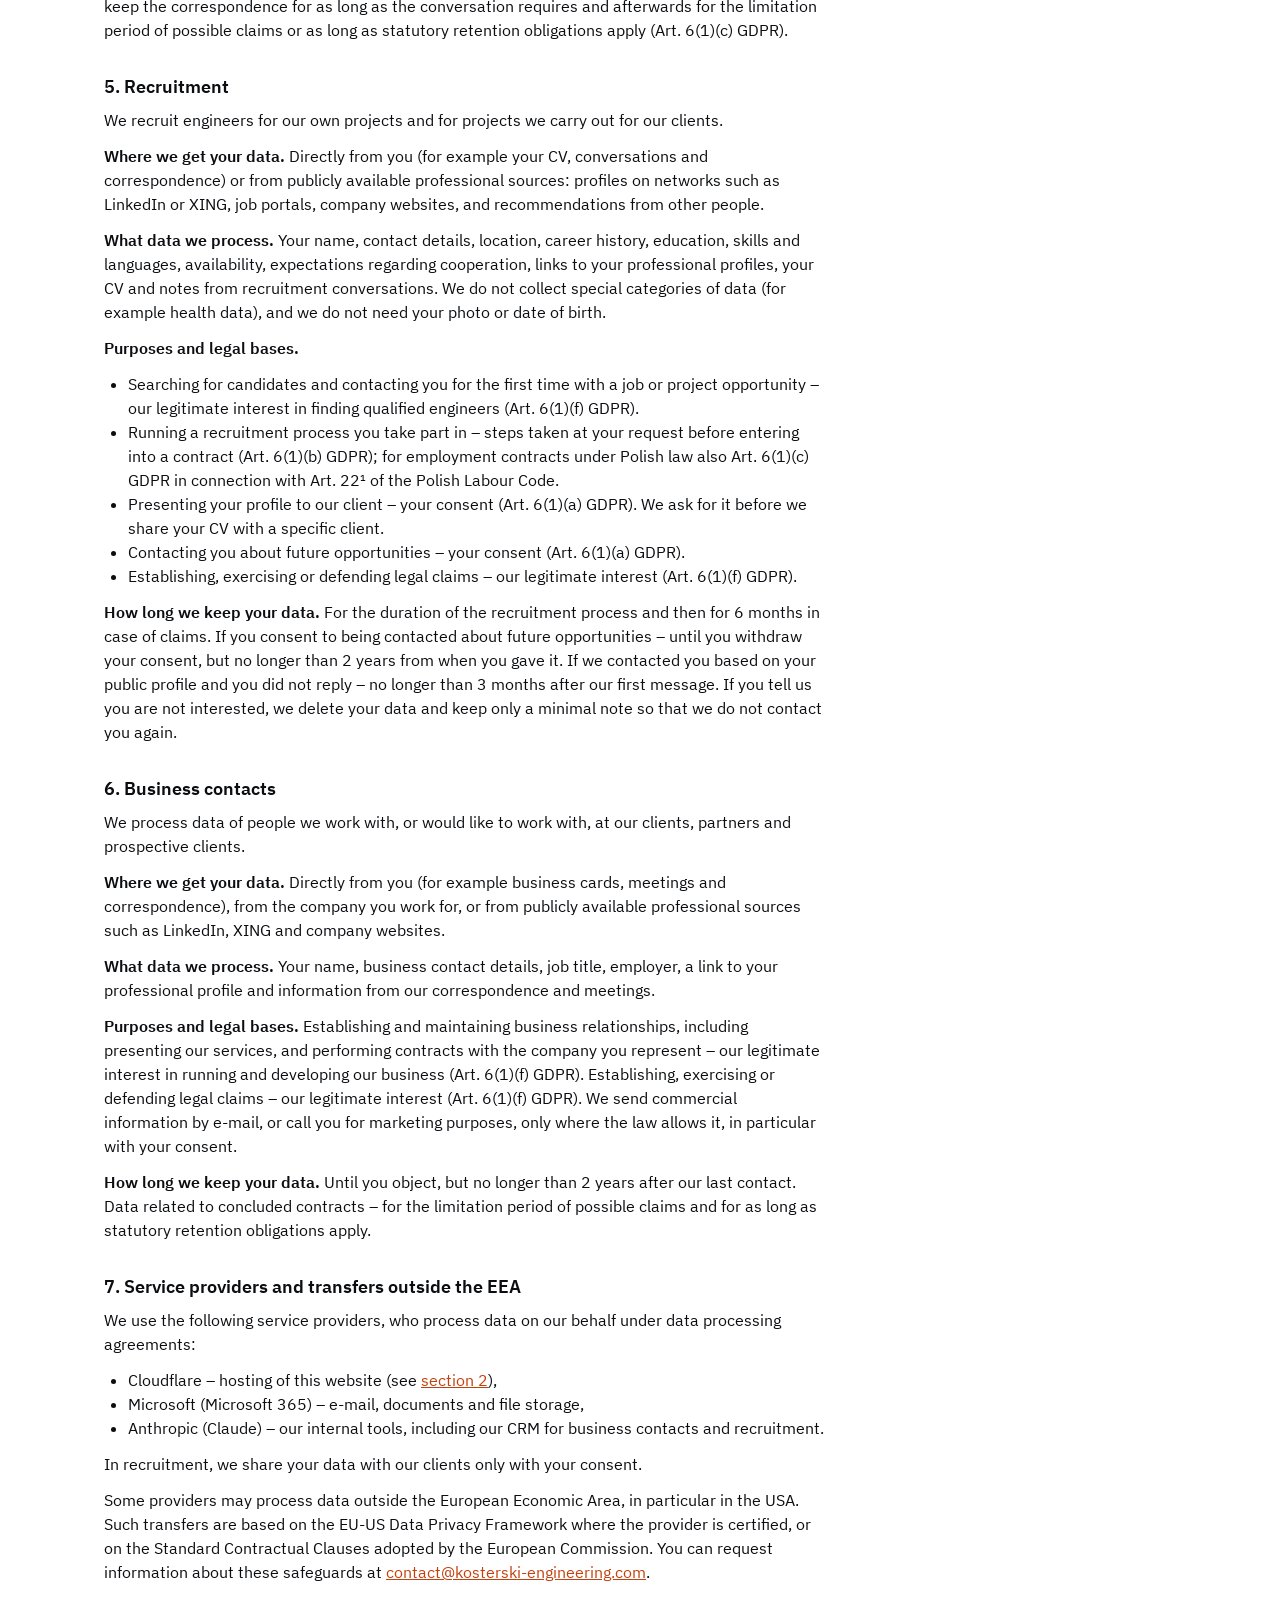
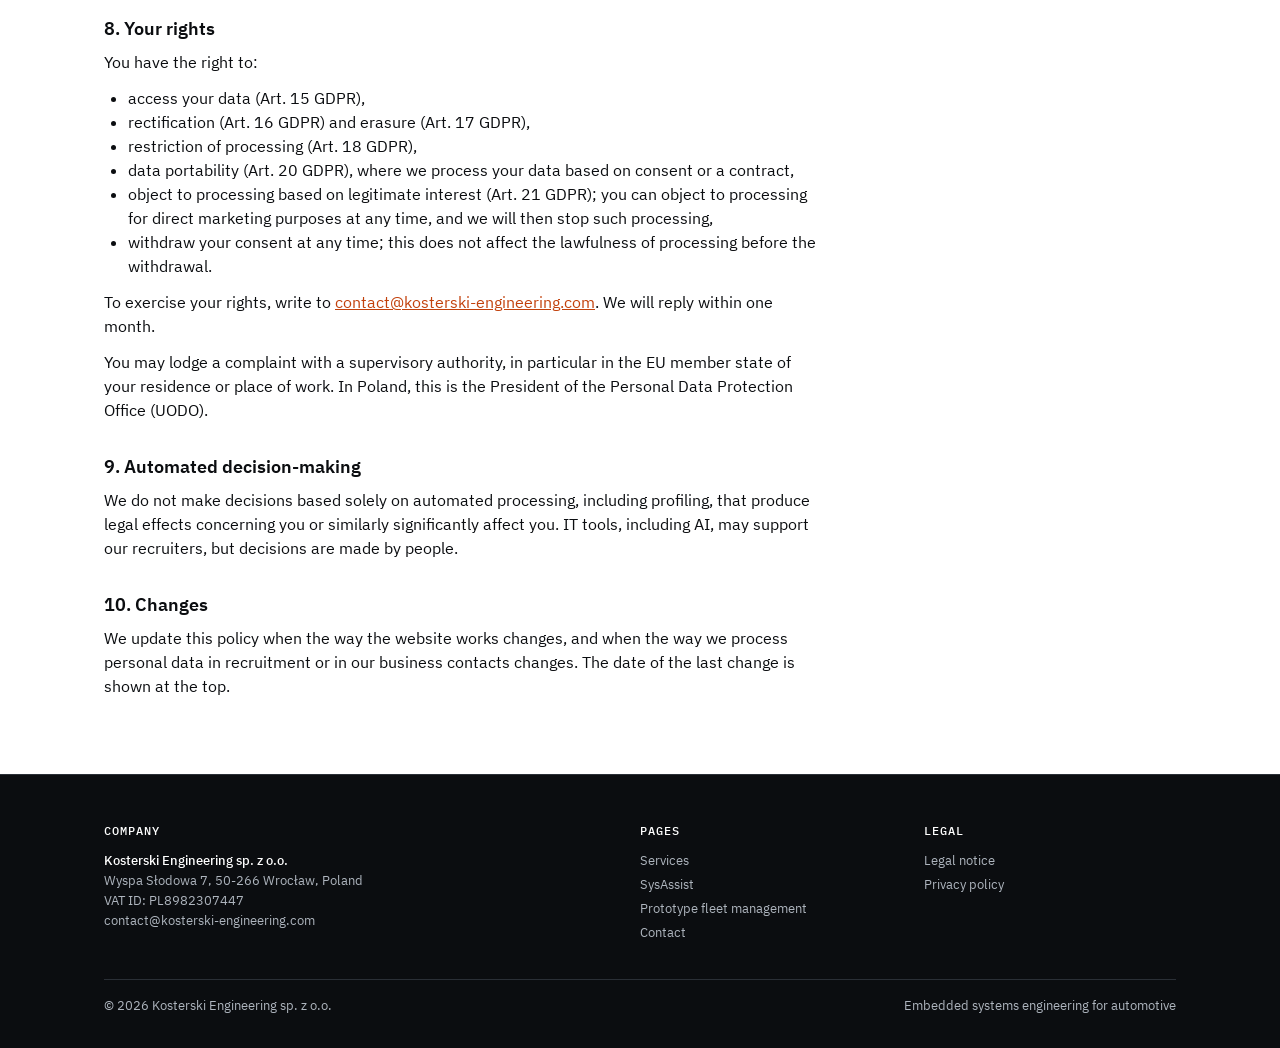
<file: site/privacy.html>
<!doctype html>
<html lang="en">
<head>
  <meta charset="utf-8">
  <meta name="viewport" content="width=device-width, initial-scale=1">
  <title>Privacy policy – Kosterski Engineering</title>
  <meta name="description" content="Privacy policy of the Kosterski Engineering website.">
  <meta name="theme-color" content="#0B0D10">
  <link rel="icon" href="favicon.ico" sizes="any">
  <link rel="icon" href="favicon.svg" type="image/svg+xml">
  <link rel="apple-touch-icon" href="apple-touch-icon.png">
  <link rel="alternate" hreflang="en" href="https://kosterski-engineering.com/privacy">
  <link rel="alternate" hreflang="pl" href="https://kosterski-engineering.com/rodo">
  <link rel="alternate" hreflang="de" href="https://kosterski-engineering.com/datenschutz">
  <link rel="preload" href="assets/fonts/IBMPlexSans-SemiBold.woff2" as="font" type="font/woff2" crossorigin>
  <link rel="stylesheet" href="assets/tokens.css">
  <link rel="stylesheet" href="assets/style.css">
  <link rel="stylesheet" href="assets/chrome.css">
</head>
<body>
  <a class="skip" href="#main">Skip to content</a>
  <div class="site-hero site-hero-compact ke-inverse">
    <svg class="site-motif" viewBox="0 0 640 480" aria-hidden="true">
      <g stroke-width="20">
        <line x1="360" y1="-40" x2="700" y2="395"/>
        <line x1="400" y1="-40" x2="740" y2="395"/>
        <line x1="440" y1="-40" x2="780" y2="395"/>
        <line x1="480" y1="-40" x2="820" y2="395"/>
      </g>
    </svg>
    <header class="site-header">
      <div class="site-wrap">
        <a class="site-brand" href="index.html">
          <img src="assets/img/logo_horizontal_accent_dark_bg.svg" alt="Kosterski Engineering, home" width="174" height="36">
        </a>
        <nav class="site-nav" aria-label="Main">
          <ul>
          <li><a href="index.html#services">Services</a></li>
          <li><a href="sysassist/">SysAssist</a></li>
          <li><a href="prototype-fleet.html">Prototype fleet management</a></li>
          <li><a href="index.html#contact">Contact</a></li>
          </ul>
        </nav>
      </div>
    </header>
    <div class="site-wrap site-hero-body">
      <p class="ke-label">Legal</p>
      <h1>Privacy policy</h1>
      <p class="site-lead">How we handle personal data of website visitors, candidates and business contacts.</p>
    </div>
  </div>
  <main id="main">
    <div class="wrap prose">
      <nav class="lang-switch" aria-label="Language">
        <ul>
          <li><a href="privacy.html" hreflang="en" lang="en" aria-current="page">EN</a></li>
          <li><a href="rodo.html" hreflang="pl" lang="pl">PL</a></li>
          <li><a href="datenschutz.html" hreflang="de" lang="de">DE</a></li>
        </ul>
      </nav>
      <p class="meta">Last updated: 17 November 2026</p>

      <nav class="toc" aria-labelledby="toc-title">
        <h2 id="toc-title">Contents</h2>
        <ol>
          <li><a href="#controller">Controller</a></li>
          <li><a href="#visiting">Visiting the website</a></li>
          <li><a href="#cookies">Cookies, analytics and external content</a></li>
          <li><a href="#email">Contact by e-mail</a></li>
          <li><a href="#recruitment">Recruitment</a></li>
          <li><a href="#business-contacts">Business contacts</a></li>
          <li><a href="#providers">Service providers and transfers outside the EEA</a></li>
          <li><a href="#rights">Your rights</a></li>
          <li><a href="#automated-decisions">Automated decision-making</a></li>
          <li><a href="#changes">Changes</a></li>
        </ol>
      </nav>

      <h2 id="controller">1. Controller</h2>
      <p>The controller of personal data processed in connection with this website is Kosterski Engineering sp. z o.o., Wyspa Słodowa 7, 50-266 Wrocław, Poland, VAT ID: PL8982307447. Contact for data protection matters:<br class="br-mobile"> <a href="mailto:contact@kosterski-engineering.com">contact@kosterski-engineering.com</a>.</p>
      <p>We have not appointed a data protection officer.</p>
      <p>This policy explains how we process personal data of website visitors, people who contact us, candidates in our recruitment processes and our business contacts.</p>

      <h2 id="visiting">2. Visiting the website</h2>
      <p>The website is hosted by Cloudflare (Cloudflare, Inc., with its EU entity Cloudflare Ltd.). When you visit a page, Cloudflare technically processes your IP address and request data (date and time, requested page, browser and operating system) to deliver the page and protect it from attacks. The legal basis is our legitimate interest in a secure and working website (Art. 6(1)(f) GDPR). Data may be transferred to the USA; Cloudflare, Inc. is certified under the EU-US Data Privacy Framework.</p>

      <h2 id="cookies">3. Cookies, analytics and external content</h2>
      <p>This website sets no cookies, uses no analytics or tracking tools and loads no content from third parties. Fonts are served from our own server; the website does not connect to Google Fonts.</p>
      <p>Links to other websites only take effect when you click them. The privacy policy of the respective site applies there.</p>
      <p>This policy also covers the SysAssist product pages on this website.</p>

      <h2 id="email">4. Contact by e-mail</h2>
      <p>If you write to us, we process the data in your message (for example name, e-mail address, company and content) to reply and to discuss a possible cooperation (Art. 6(1)(b) and (f) GDPR). We keep the correspondence for as long as the conversation requires and afterwards for the limitation period of possible claims or as long as statutory retention obligations apply (Art. 6(1)(c) GDPR).</p>

      <h2 id="recruitment">5. Recruitment</h2>
      <p>We recruit engineers for our own projects and for projects we carry out for our clients.</p>
      <p><strong>Where we get your data.</strong> Directly from you (for example your CV, conversations and correspondence) or from publicly available professional sources: profiles on networks such as LinkedIn or XING, job portals, company websites, and recommendations from other people.</p>
      <p><strong>What data we process.</strong> Your name, contact details, location, career history, education, skills and languages, availability, expectations regarding cooperation, links to your professional profiles, your CV and notes from recruitment conversations. We do not collect special categories of data (for example health data), and we do not need your photo or date of birth.</p>
      <p><strong>Purposes and legal bases.</strong></p>
      <ul>
        <li>Searching for candidates and contacting you for the first time with a job or project opportunity – our legitimate interest in finding qualified engineers (Art. 6(1)(f) GDPR).</li>
        <li>Running a recruitment process you take part in – steps taken at your request before entering into a contract (Art. 6(1)(b) GDPR); for employment contracts under Polish law also Art. 6(1)(c) GDPR in connection with Art. 22¹ of the Polish Labour Code.</li>
        <li>Presenting your profile to our client – your consent (Art. 6(1)(a) GDPR). We ask for it before we share your CV with a specific client.</li>
        <li>Contacting you about future opportunities – your consent (Art. 6(1)(a) GDPR).</li>
        <li>Establishing, exercising or defending legal claims – our legitimate interest (Art. 6(1)(f) GDPR).</li>
      </ul>
      <p><strong>How long we keep your data.</strong> For the duration of the recruitment process and then for 6 months in case of claims. If you consent to being contacted about future opportunities – until you withdraw your consent, but no longer than 2 years from when you gave it. If we contacted you based on your public profile and you did not reply – no longer than 3 months after our first message. If you tell us you are not interested, we delete your data and keep only a minimal note so that we do not contact you again.</p>

      <h2 id="business-contacts">6. Business contacts</h2>
      <p>We process data of people we work with, or would like to work with, at our clients, partners and prospective clients.</p>
      <p><strong>Where we get your data.</strong> Directly from you (for example business cards, meetings and correspondence), from the company you work for, or from publicly available professional sources such as LinkedIn, XING and company websites.</p>
      <p><strong>What data we process.</strong> Your name, business contact details, job title, employer, a link to your professional profile and information from our correspondence and meetings.</p>
      <p><strong>Purposes and legal bases.</strong> Establishing and maintaining business relationships, including presenting our services, and performing contracts with the company you represent – our legitimate interest in running and developing our business (Art. 6(1)(f) GDPR). Establishing, exercising or defending legal claims – our legitimate interest (Art. 6(1)(f) GDPR). We send commercial information by e-mail, or call you for marketing purposes, only where the law allows it, in particular with your consent.</p>
      <p><strong>How long we keep your data.</strong> Until you object, but no longer than 2 years after our last contact. Data related to concluded contracts – for the limitation period of possible claims and for as long as statutory retention obligations apply.</p>

      <h2 id="providers">7. Service providers and transfers outside the EEA</h2>
      <p>We use the following service providers, who process data on our behalf under data processing agreements:</p>
      <ul>
        <li>Cloudflare – hosting of this website (see <a href="#visiting">section 2</a>),</li>
        <li>Microsoft (Microsoft 365) – e-mail, documents and file storage,</li>
        <li>Anthropic (Claude) – our internal tools, including our CRM for business contacts and recruitment.</li>
      </ul>
      <p>In recruitment, we share your data with our clients only with your consent.</p>
      <p>Some providers may process data outside the European Economic Area, in particular in the USA. Such transfers are based on the EU-US Data Privacy Framework where the provider is certified, or on the Standard Contractual Clauses adopted by the European Commission. You can request information about these safeguards at <a href="mailto:contact@kosterski-engineering.com">contact@kosterski-engineering.com</a>.</p>

      <h2 id="rights">8. Your rights</h2>
      <p>You have the right to:</p>
      <ul>
        <li>access your data (Art. 15 GDPR),</li>
        <li>rectification (Art. 16 GDPR) and erasure (Art. 17 GDPR),</li>
        <li>restriction of processing (Art. 18 GDPR),</li>
        <li>data portability (Art. 20 GDPR), where we process your data based on consent or a contract,</li>
        <li>object to processing based on legitimate interest (Art. 21 GDPR); you can object to processing for direct marketing purposes at any time, and we will then stop such processing,</li>
        <li>withdraw your consent at any time; this does not affect the lawfulness of processing before the withdrawal.</li>
      </ul>
      <p>To exercise your rights, write to <a href="mailto:contact@kosterski-engineering.com">contact@kosterski-engineering.com</a>. We will reply within one month.</p>
      <p>You may lodge a complaint with a supervisory authority, in particular in the EU member state of your residence or place of work. In Poland, this is the President of the Personal Data Protection Office (UODO).</p>

      <h2 id="automated-decisions">9. Automated decision-making</h2>
      <p>We do not make decisions based solely on automated processing, including profiling, that produce legal effects concerning you or similarly significantly affect you. IT tools, including AI, may support our recruiters, but decisions are made by people.</p>

      <h2 id="changes">10. Changes</h2>
      <p>We update this policy when the way the website works changes, and when the way we process personal data in recruitment or in our business contacts changes. The date of the last change is shown at the top.</p>
    </div>
  </main>

  <footer class="site-footer">
    <div class="site-wrap">
      <div class="site-footer-grid">
        <div>
          <h2>Company</h2>
          <address>
            <span class="site-company">Kosterski Engineering sp. z o.o.</span><br>
            Wyspa Słodowa 7, 50-266 Wrocław, Poland<br>
            VAT ID: PL8982307447<br>
            <a href="mailto:contact@kosterski-engineering.com">contact@kosterski-engineering.com</a>
          </address>
        </div>
        <div>
          <h2>Pages</h2>
          <ul>
            <li><a href="index.html#services">Services</a></li>
            <li><a href="sysassist/">SysAssist</a></li>
            <li><a href="prototype-fleet.html">Prototype fleet management</a></li>
            <li><a href="index.html#contact">Contact</a></li>
          </ul>
        </div>
        <div>
          <h2>Legal</h2>
          <ul>
            <li><a href="legal-notice.html">Legal notice</a></li>
            <li><a href="privacy.html">Privacy policy</a></li>
          </ul>
        </div>
      </div>
      <div class="site-legal">
        <p>&copy; 2026 Kosterski Engineering sp. z o.o.</p>
        <p>Embedded systems engineering for automotive</p>
      </div>
    </div>
  </footer>
</body>
</html>
</file>
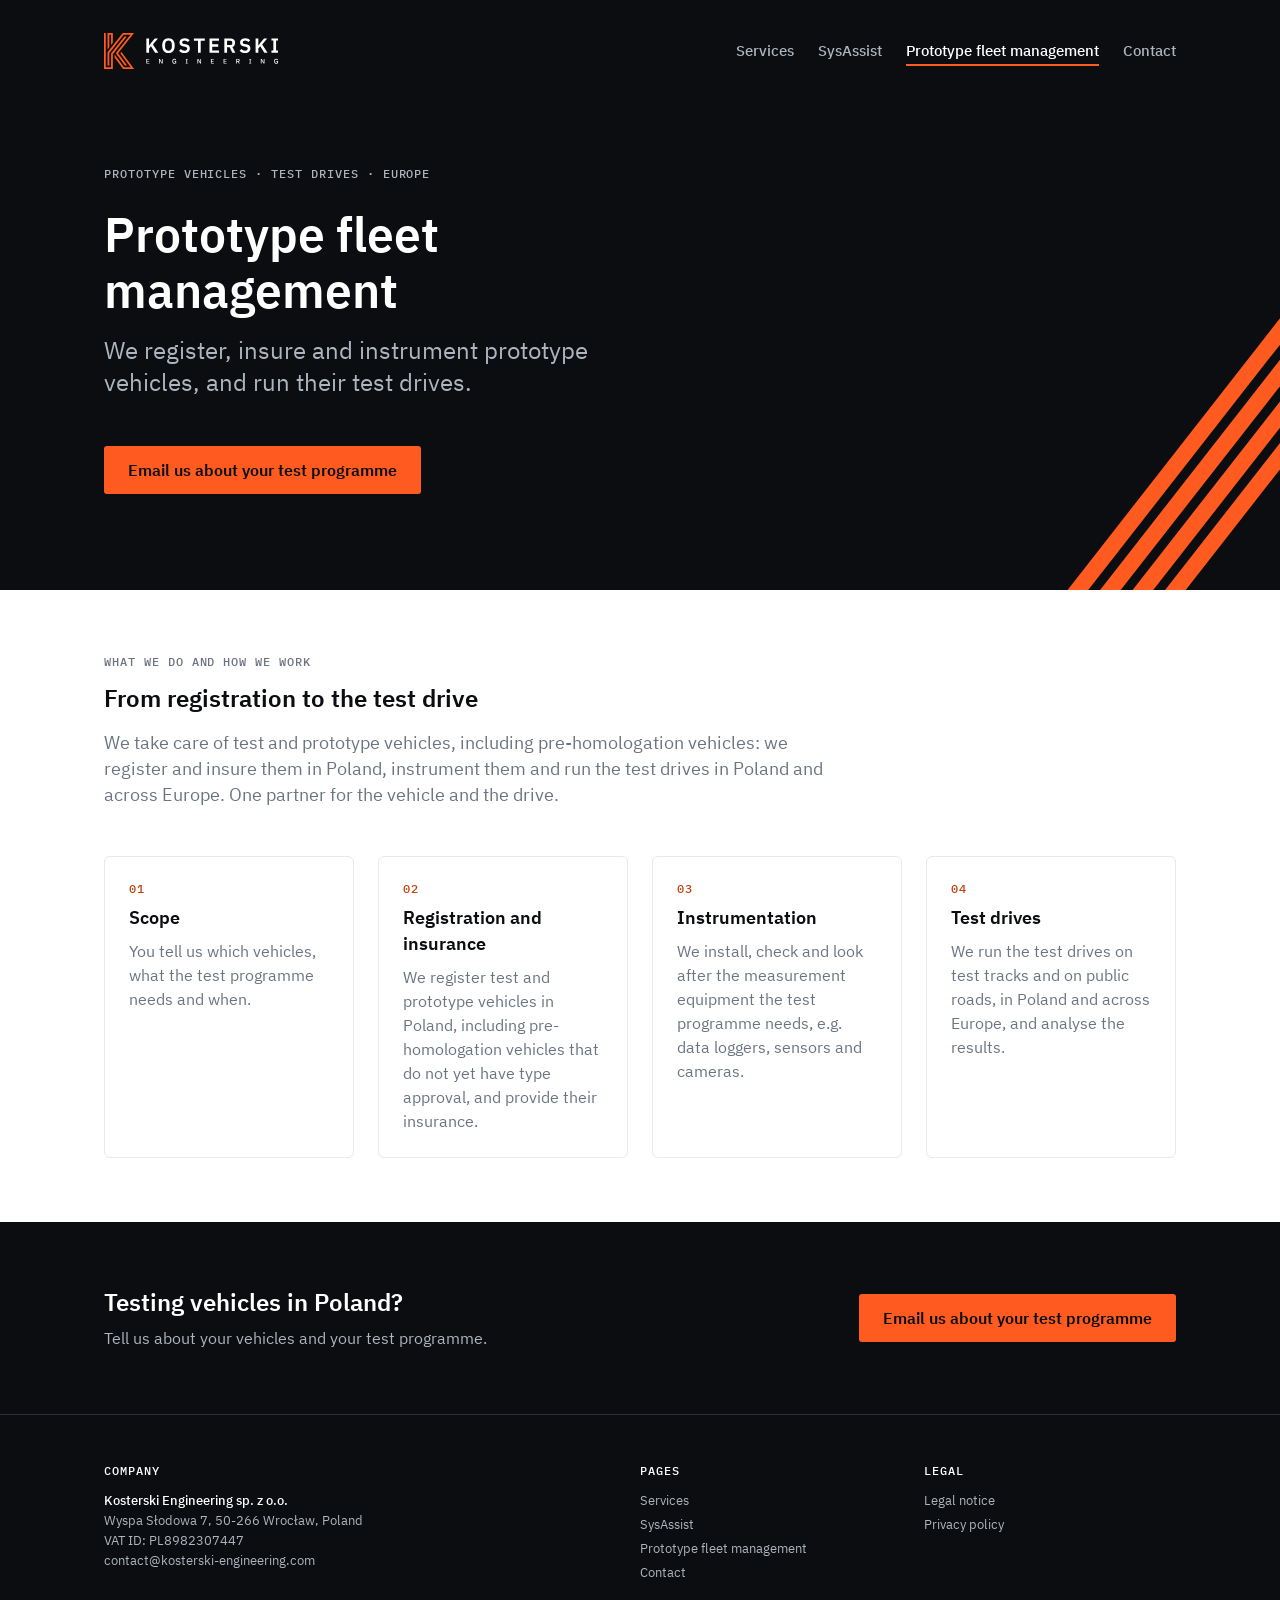
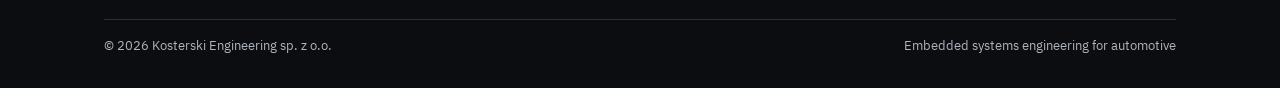
<file: site/prototype-fleet.html>
<!doctype html>
<html lang="en">
<head>
  <meta charset="utf-8">
  <meta name="viewport" content="width=device-width, initial-scale=1">
  <title>Prototype fleet management – Kosterski Engineering</title>
  <meta name="description" content="Kosterski Engineering registers and insures test and prototype vehicles in Poland, including pre-homologation vehicles, and handles their instrumentation and test drives in Poland and across Europe.">
  <meta name="theme-color" content="#0B0D10">
  <link rel="icon" href="favicon.ico" sizes="any">
  <link rel="icon" href="favicon.svg" type="image/svg+xml">
  <link rel="apple-touch-icon" href="apple-touch-icon.png">
  <link rel="preload" href="assets/fonts/IBMPlexSans-SemiBold.woff2" as="font" type="font/woff2" crossorigin>
  <link rel="stylesheet" href="assets/tokens.css">
  <link rel="stylesheet" href="assets/style.css">
  <link rel="stylesheet" href="assets/chrome.css">
</head>
<body>
  <a class="skip" href="#main">Skip to content</a>
  <div class="site-hero ke-inverse">
    <svg class="site-motif" viewBox="0 0 640 480" aria-hidden="true">
      <g stroke-width="20">
        <line x1="360" y1="-40" x2="700" y2="395"/>
        <line x1="400" y1="-40" x2="740" y2="395"/>
        <line x1="440" y1="-40" x2="780" y2="395"/>
        <line x1="480" y1="-40" x2="820" y2="395"/>
      </g>
    </svg>
    <header class="site-header">
      <div class="site-wrap">
        <a class="site-brand" href="index.html">
          <img src="assets/img/logo_horizontal_accent_dark_bg.svg" alt="Kosterski Engineering, home" width="174" height="36">
        </a>
        <nav class="site-nav" aria-label="Main">
          <ul>
          <li><a href="index.html#services">Services</a></li>
          <li><a href="sysassist/">SysAssist</a></li>
          <li><a href="prototype-fleet.html" aria-current="page">Prototype fleet management</a></li>
          <li><a href="index.html#contact">Contact</a></li>
          </ul>
        </nav>
      </div>
    </header>
    <div class="site-wrap site-hero-body">
      <p class="ke-label">Prototype vehicles · Test drives · Europe</p>
      <h1>Prototype fleet management</h1>
      <p class="site-lead">We register, insure and instrument prototype vehicles, and run their test drives.</p>
      <div class="site-actions">
        <a class="ke-btn" href="mailto:contact@kosterski-engineering.com?subject=Test%20fleet">Email us about your test programme</a>
      </div>
    </div>
  </div>
  <main id="main">
    <section class="section" aria-labelledby="services-title">
      <div class="wrap">
        <p class="ke-label">What we do and how we work</p>
        <h2 id="services-title">From registration to the test drive</h2>
        <p class="intro">We take care of test and prototype vehicles, including pre-homologation vehicles: we register and insure them in Poland, instrument them and run the test drives in Poland and across Europe. One partner for the vehicle and the drive.</p>
        <ol class="grid grid-4 cards-steps">
          <li class="card">
            <p class="ke-label">01</p>
            <h3>Scope</h3>
            <p>You tell us which vehicles, what the test programme needs and when.</p>
          </li>
          <li class="card">
            <p class="ke-label">02</p>
            <h3>Registration and insurance</h3>
            <p>We register test and prototype vehicles in Poland, including pre-homologation vehicles that do not yet have type approval, and provide their insurance.</p>
          </li>
          <li class="card">
            <p class="ke-label">03</p>
            <h3>Instrumentation</h3>
            <p>We install, check and look after the measurement equipment the test programme needs, e.g. data loggers, sensors and cameras.</p>
          </li>
          <li class="card">
            <p class="ke-label">04</p>
            <h3>Test drives</h3>
            <p>We run the test drives on test tracks and on public roads, in Poland and across Europe, and analyse the results.</p>
          </li>
        </ol>
      </div>
    </section>
  </main>

  <section class="cta ke-inverse" aria-labelledby="cta-title">
    <div class="wrap">
      <div>
        <h2 id="cta-title">Testing vehicles in Poland?</h2>
        <p>Tell us about your vehicles and your test programme.</p>
      </div>
      <a class="ke-btn" href="mailto:contact@kosterski-engineering.com?subject=Test%20fleet">Email us about your test programme</a>
    </div>
  </section>
  <footer class="site-footer">
    <div class="site-wrap">
      <div class="site-footer-grid">
        <div>
          <h2>Company</h2>
          <address>
            <span class="site-company">Kosterski Engineering sp. z o.o.</span><br>
            Wyspa Słodowa 7, 50-266 Wrocław, Poland<br>
            VAT ID: PL8982307447<br>
            <a href="mailto:contact@kosterski-engineering.com">contact@kosterski-engineering.com</a>
          </address>
        </div>
        <div>
          <h2>Pages</h2>
          <ul>
            <li><a href="index.html#services">Services</a></li>
            <li><a href="sysassist/">SysAssist</a></li>
            <li><a href="prototype-fleet.html">Prototype fleet management</a></li>
            <li><a href="index.html#contact">Contact</a></li>
          </ul>
        </div>
        <div>
          <h2>Legal</h2>
          <ul>
            <li><a href="legal-notice.html">Legal notice</a></li>
            <li><a href="privacy.html">Privacy policy</a></li>
          </ul>
        </div>
      </div>
      <div class="site-legal">
        <p>&copy; 2026 Kosterski Engineering sp. z o.o.</p>
        <p>Embedded systems engineering for automotive</p>
      </div>
    </div>
  </footer>
</body>
</html>
</file>
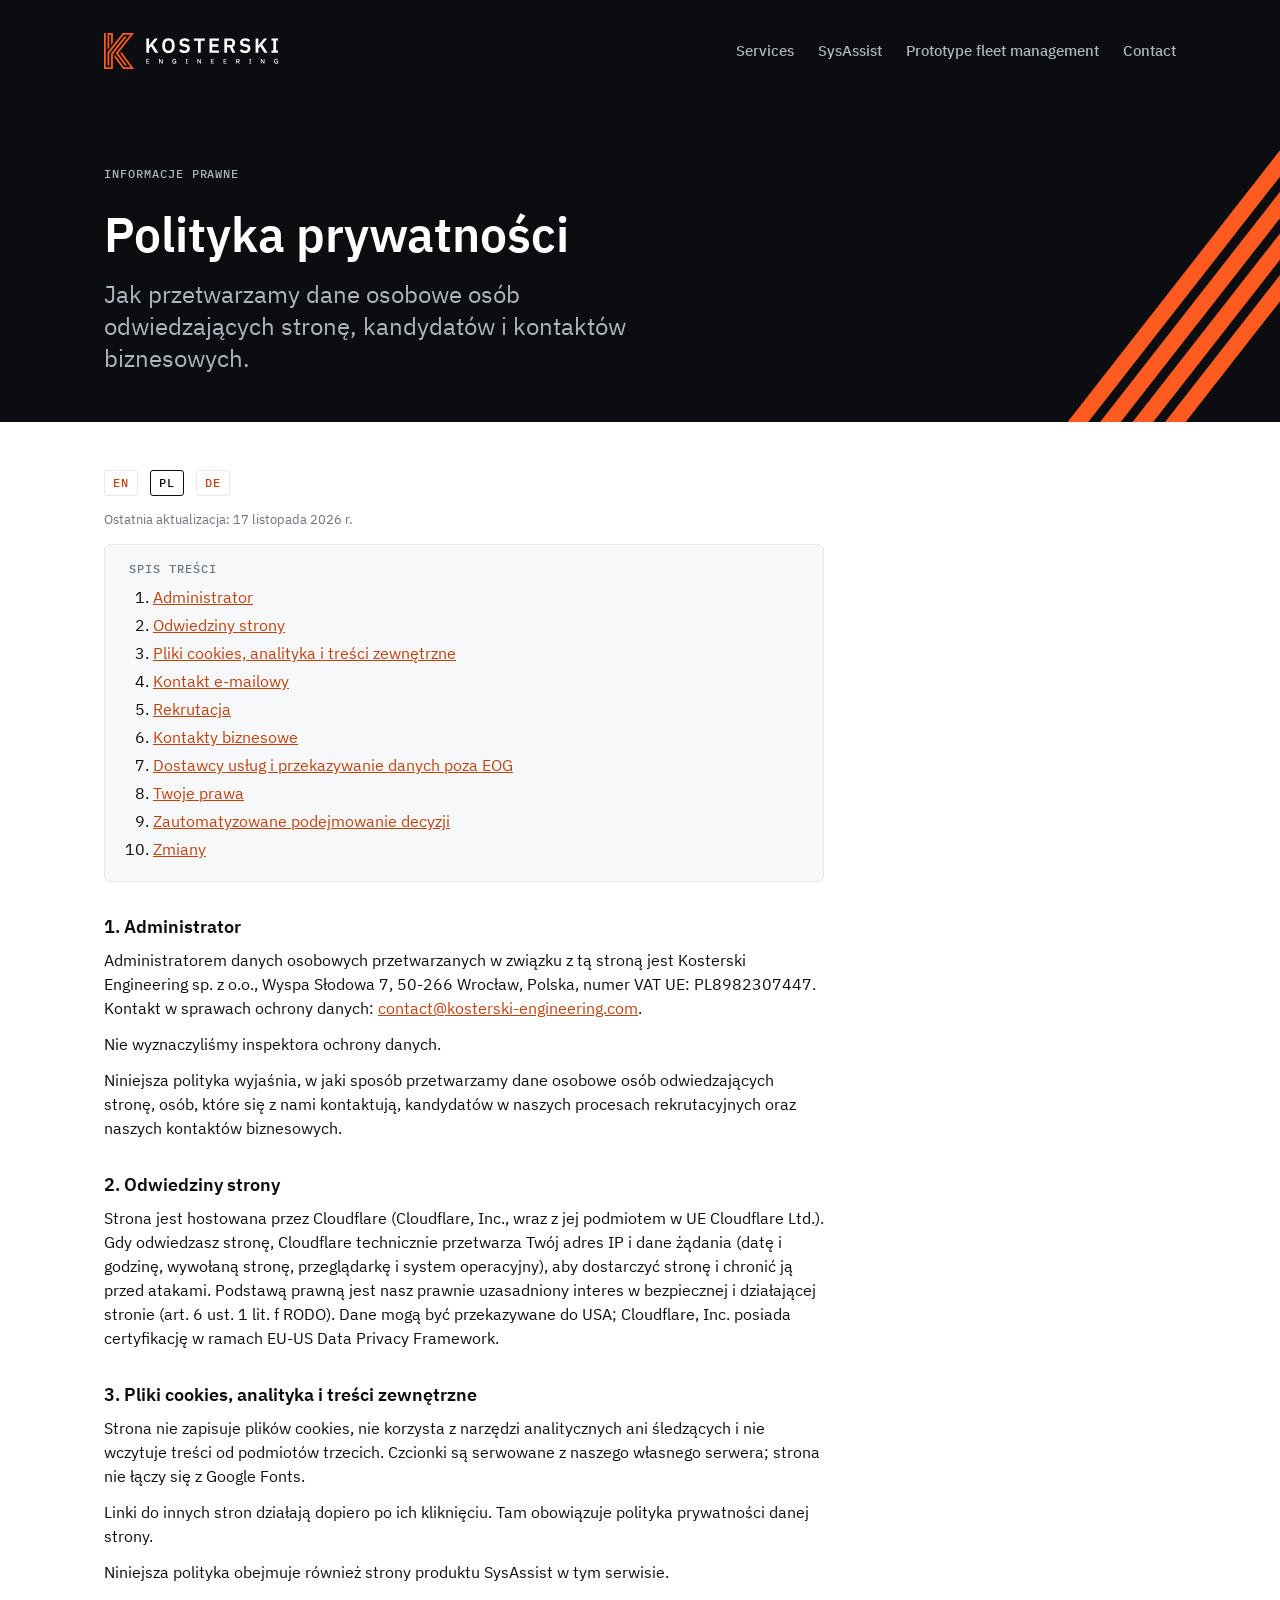
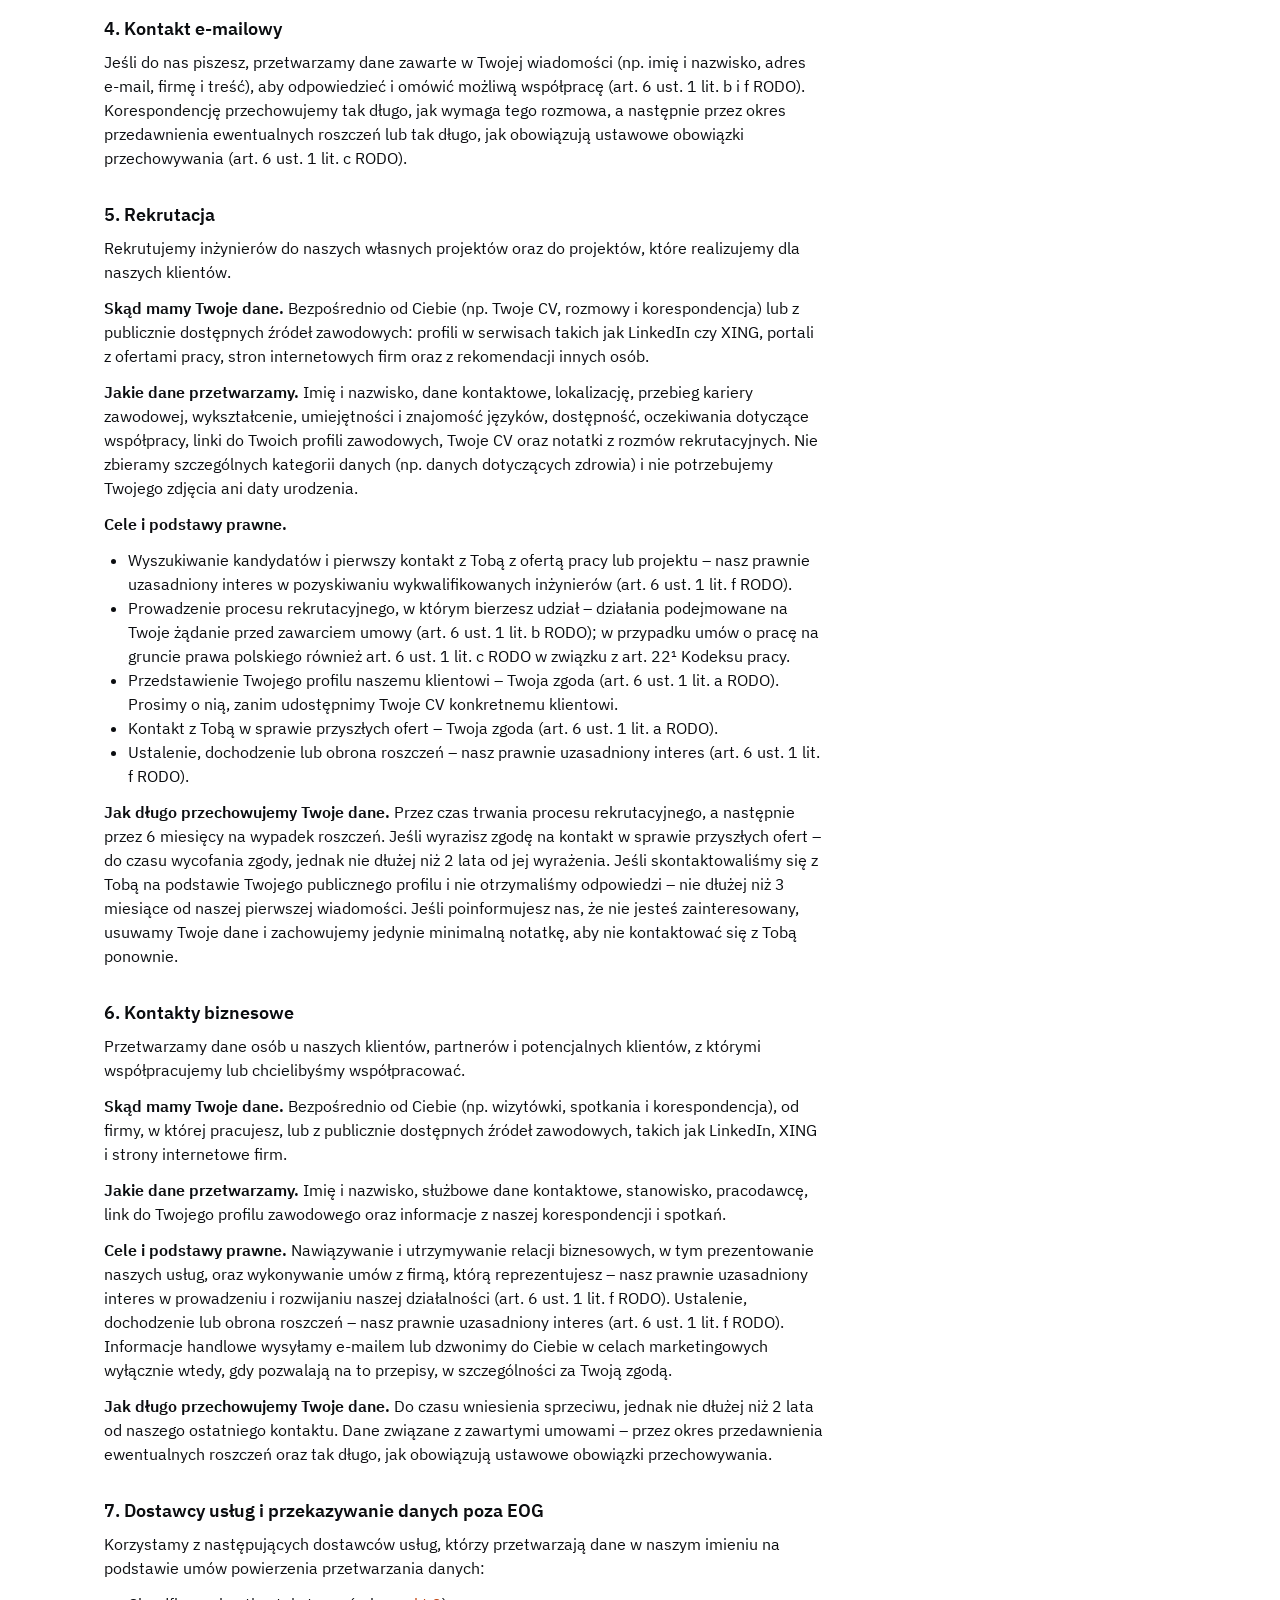
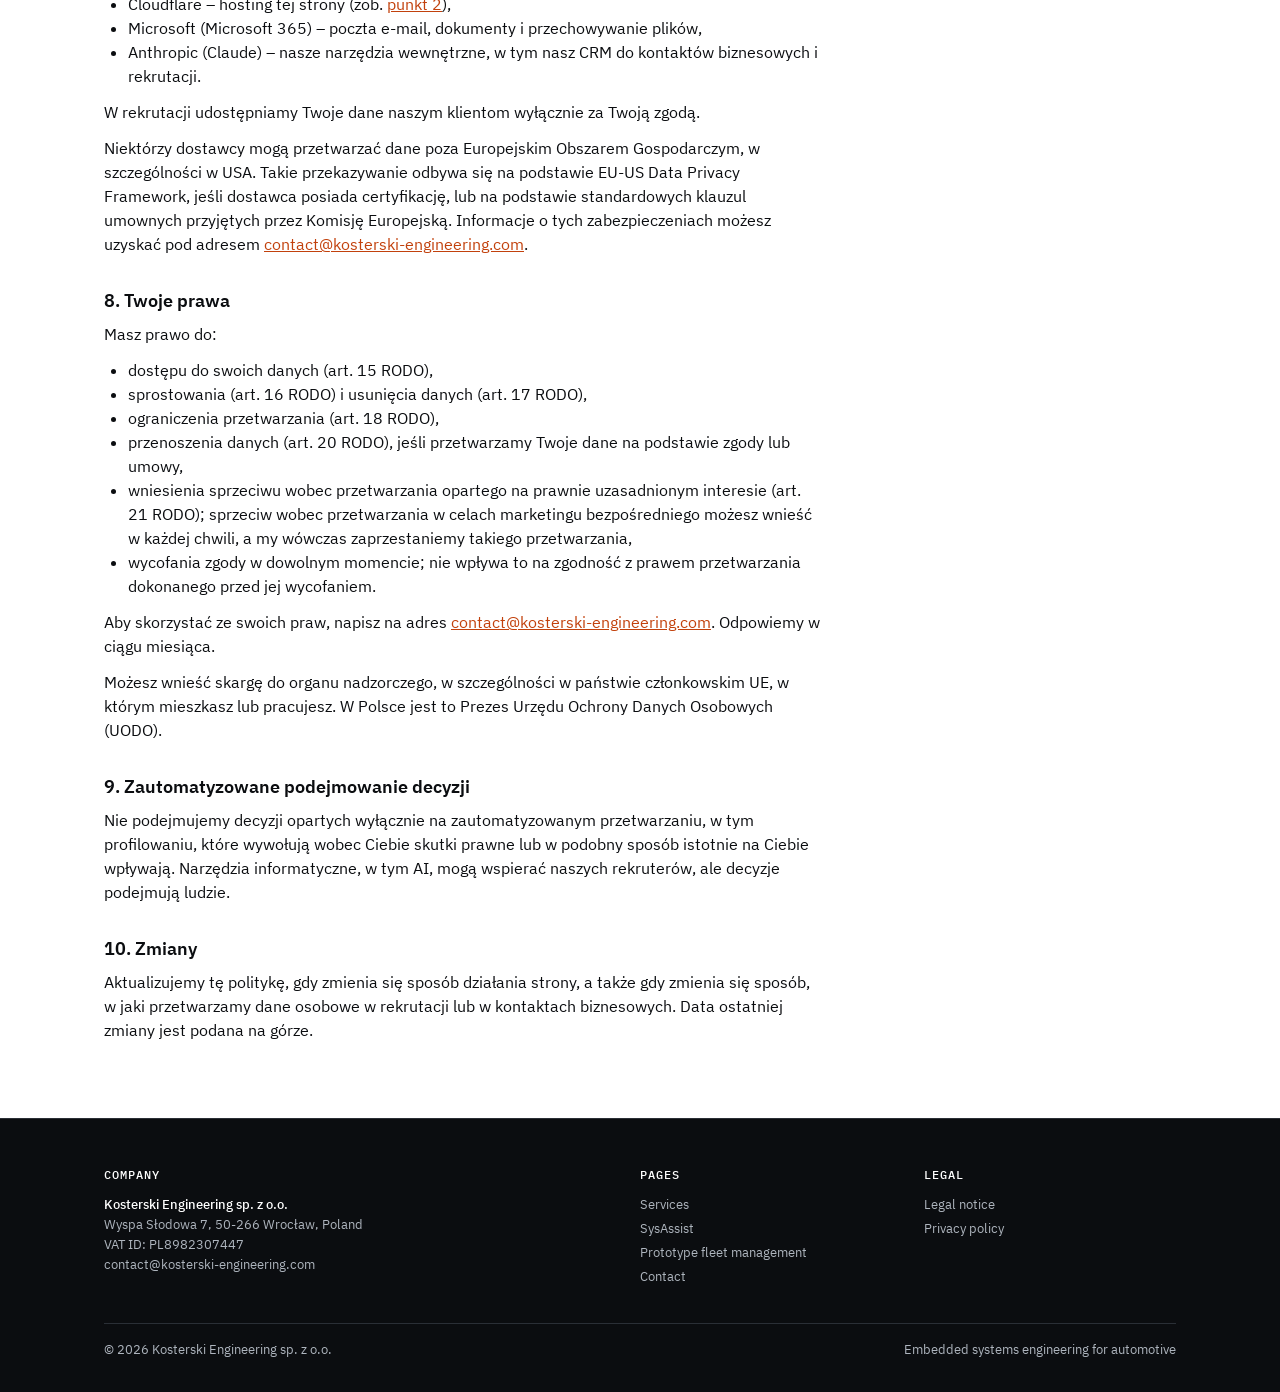
<file: site/rodo.html>
<!doctype html>
<html lang="pl">
<head>
  <meta charset="utf-8">
  <meta name="viewport" content="width=device-width, initial-scale=1">
  <title>Polityka prywatności – Kosterski Engineering</title>
  <meta name="description" content="Polityka prywatności strony Kosterski Engineering.">
  <meta name="theme-color" content="#0B0D10">
  <link rel="icon" href="favicon.ico" sizes="any">
  <link rel="icon" href="favicon.svg" type="image/svg+xml">
  <link rel="apple-touch-icon" href="apple-touch-icon.png">
  <link rel="alternate" hreflang="en" href="https://kosterski-engineering.com/privacy">
  <link rel="alternate" hreflang="pl" href="https://kosterski-engineering.com/rodo">
  <link rel="alternate" hreflang="de" href="https://kosterski-engineering.com/datenschutz">
  <link rel="preload" href="assets/fonts/IBMPlexSans-SemiBold.woff2" as="font" type="font/woff2" crossorigin>
  <link rel="stylesheet" href="assets/tokens.css">
  <link rel="stylesheet" href="assets/style.css">
  <link rel="stylesheet" href="assets/chrome.css">
</head>
<body>
  <a class="skip" href="#main">Przejdź do treści</a>
  <div class="site-hero site-hero-compact ke-inverse">
    <svg class="site-motif" viewBox="0 0 640 480" aria-hidden="true">
      <g stroke-width="20">
        <line x1="360" y1="-40" x2="700" y2="395"/>
        <line x1="400" y1="-40" x2="740" y2="395"/>
        <line x1="440" y1="-40" x2="780" y2="395"/>
        <line x1="480" y1="-40" x2="820" y2="395"/>
      </g>
    </svg>
    <header class="site-header">
      <div class="site-wrap">
        <a class="site-brand" href="index.html">
          <img src="assets/img/logo_horizontal_accent_dark_bg.svg" alt="Kosterski Engineering, strona główna" width="174" height="36">
        </a>
        <nav class="site-nav" aria-label="Main" lang="en">
          <ul>
          <li><a href="index.html#services">Services</a></li>
          <li><a href="sysassist/">SysAssist</a></li>
          <li><a href="prototype-fleet.html">Prototype fleet management</a></li>
          <li><a href="index.html#contact">Contact</a></li>
          </ul>
        </nav>
      </div>
    </header>
    <div class="site-wrap site-hero-body">
      <p class="ke-label">Informacje prawne</p>
      <h1>Polityka prywatności</h1>
      <p class="site-lead">Jak przetwarzamy dane osobowe osób odwiedzających stronę, kandydatów i kontaktów biznesowych.</p>
    </div>
  </div>
  <main id="main">
    <div class="wrap prose">
      <nav class="lang-switch" aria-label="Język">
        <ul>
          <li><a href="privacy.html" hreflang="en" lang="en">EN</a></li>
          <li><a href="rodo.html" hreflang="pl" lang="pl" aria-current="page">PL</a></li>
          <li><a href="datenschutz.html" hreflang="de" lang="de">DE</a></li>
        </ul>
      </nav>
      <p class="meta">Ostatnia aktualizacja: 17 listopada 2026 r.</p>

      <nav class="toc" aria-labelledby="toc-title">
        <h2 id="toc-title">Spis treści</h2>
        <ol>
          <li><a href="#controller">Administrator</a></li>
          <li><a href="#visiting">Odwiedziny strony</a></li>
          <li><a href="#cookies">Pliki cookies, analityka i treści zewnętrzne</a></li>
          <li><a href="#email">Kontakt e-mailowy</a></li>
          <li><a href="#recruitment">Rekrutacja</a></li>
          <li><a href="#business-contacts">Kontakty biznesowe</a></li>
          <li><a href="#providers">Dostawcy usług i przekazywanie danych poza EOG</a></li>
          <li><a href="#rights">Twoje prawa</a></li>
          <li><a href="#automated-decisions">Zautomatyzowane podejmowanie decyzji</a></li>
          <li><a href="#changes">Zmiany</a></li>
        </ol>
      </nav>

      <h2 id="controller">1. Administrator</h2>
      <p>Administratorem danych osobowych przetwarzanych w związku z tą stroną jest Kosterski Engineering sp. z o.o., Wyspa Słodowa 7, 50-266 Wrocław, Polska, numer VAT UE: PL8982307447. Kontakt w sprawach ochrony danych:<br class="br-mobile"> <a href="mailto:contact@kosterski-engineering.com">contact@kosterski-engineering.com</a>.</p>
      <p>Nie wyznaczyliśmy inspektora ochrony danych.</p>
      <p>Niniejsza polityka wyjaśnia, w jaki sposób przetwarzamy dane osobowe osób odwiedzających stronę, osób, które się z nami kontaktują, kandydatów w naszych procesach rekrutacyjnych oraz naszych kontaktów biznesowych.</p>

      <h2 id="visiting">2. Odwiedziny strony</h2>
      <p>Strona jest hostowana przez Cloudflare (Cloudflare, Inc., wraz z jej podmiotem w UE Cloudflare Ltd.). Gdy odwiedzasz stronę, Cloudflare technicznie przetwarza Twój adres IP i dane żądania (datę i godzinę, wywołaną stronę, przeglądarkę i system operacyjny), aby dostarczyć stronę i chronić ją przed atakami. Podstawą prawną jest nasz prawnie uzasadniony interes w bezpiecznej i działającej stronie (art. 6 ust. 1 lit. f RODO). Dane mogą być przekazywane do USA; Cloudflare, Inc. posiada certyfikację w ramach EU-US Data Privacy Framework.</p>

      <h2 id="cookies">3. Pliki cookies, analityka i treści zewnętrzne</h2>
      <p>Strona nie zapisuje plików cookies, nie korzysta z narzędzi analitycznych ani śledzących i nie wczytuje treści od podmiotów trzecich. Czcionki są serwowane z naszego własnego serwera; strona nie łączy się z Google Fonts.</p>
      <p>Linki do innych stron działają dopiero po ich kliknięciu. Tam obowiązuje polityka prywatności danej strony.</p>
      <p>Niniejsza polityka obejmuje również strony produktu SysAssist w tym serwisie.</p>

      <h2 id="email">4. Kontakt e-mailowy</h2>
      <p>Jeśli do nas piszesz, przetwarzamy dane zawarte w Twojej wiadomości (np. imię i nazwisko, adres e-mail, firmę i treść), aby odpowiedzieć i omówić możliwą współpracę (art. 6 ust. 1 lit. b i f RODO). Korespondencję przechowujemy tak długo, jak wymaga tego rozmowa, a następnie przez okres przedawnienia ewentualnych roszczeń lub tak długo, jak obowiązują ustawowe obowiązki przechowywania (art. 6 ust. 1 lit. c RODO).</p>

      <h2 id="recruitment">5. Rekrutacja</h2>
      <p>Rekrutujemy inżynierów do naszych własnych projektów oraz do projektów, które realizujemy dla naszych klientów.</p>
      <p><strong>Skąd mamy Twoje dane.</strong> Bezpośrednio od Ciebie (np. Twoje CV, rozmowy i korespondencja) lub z publicznie dostępnych źródeł zawodowych: profili w serwisach takich jak LinkedIn czy XING, portali z ofertami pracy, stron internetowych firm oraz z rekomendacji innych osób.</p>
      <p><strong>Jakie dane przetwarzamy.</strong> Imię i nazwisko, dane kontaktowe, lokalizację, przebieg kariery zawodowej, wykształcenie, umiejętności i znajomość języków, dostępność, oczekiwania dotyczące współpracy, linki do Twoich profili zawodowych, Twoje CV oraz notatki z rozmów rekrutacyjnych. Nie zbieramy szczególnych kategorii danych (np. danych dotyczących zdrowia) i nie potrzebujemy Twojego zdjęcia ani daty urodzenia.</p>
      <p><strong>Cele i podstawy prawne.</strong></p>
      <ul>
        <li>Wyszukiwanie kandydatów i pierwszy kontakt z Tobą z ofertą pracy lub projektu – nasz prawnie uzasadniony interes w pozyskiwaniu wykwalifikowanych inżynierów (art. 6 ust. 1 lit. f RODO).</li>
        <li>Prowadzenie procesu rekrutacyjnego, w którym bierzesz udział – działania podejmowane na Twoje żądanie przed zawarciem umowy (art. 6 ust. 1 lit. b RODO); w przypadku umów o pracę na gruncie prawa polskiego również art. 6 ust. 1 lit. c RODO w związku z art. 22¹ Kodeksu pracy.</li>
        <li>Przedstawienie Twojego profilu naszemu klientowi – Twoja zgoda (art. 6 ust. 1 lit. a RODO). Prosimy o nią, zanim udostępnimy Twoje CV konkretnemu klientowi.</li>
        <li>Kontakt z Tobą w sprawie przyszłych ofert – Twoja zgoda (art. 6 ust. 1 lit. a RODO).</li>
        <li>Ustalenie, dochodzenie lub obrona roszczeń – nasz prawnie uzasadniony interes (art. 6 ust. 1 lit. f RODO).</li>
      </ul>
      <p><strong>Jak długo przechowujemy Twoje dane.</strong> Przez czas trwania procesu rekrutacyjnego, a następnie przez 6 miesięcy na wypadek roszczeń. Jeśli wyrazisz zgodę na kontakt w sprawie przyszłych ofert – do czasu wycofania zgody, jednak nie dłużej niż 2 lata od jej wyrażenia. Jeśli skontaktowaliśmy się z Tobą na podstawie Twojego publicznego profilu i nie otrzymaliśmy odpowiedzi – nie dłużej niż 3 miesiące od naszej pierwszej wiadomości. Jeśli poinformujesz nas, że nie jesteś zainteresowany, usuwamy Twoje dane i zachowujemy jedynie minimalną notatkę, aby nie kontaktować się z Tobą ponownie.</p>

      <h2 id="business-contacts">6. Kontakty biznesowe</h2>
      <p>Przetwarzamy dane osób u naszych klientów, partnerów i potencjalnych klientów, z którymi współpracujemy lub chcielibyśmy współpracować.</p>
      <p><strong>Skąd mamy Twoje dane.</strong> Bezpośrednio od Ciebie (np. wizytówki, spotkania i korespondencja), od firmy, w której pracujesz, lub z publicznie dostępnych źródeł zawodowych, takich jak LinkedIn, XING i strony internetowe firm.</p>
      <p><strong>Jakie dane przetwarzamy.</strong> Imię i nazwisko, służbowe dane kontaktowe, stanowisko, pracodawcę, link do Twojego profilu zawodowego oraz informacje z naszej korespondencji i spotkań.</p>
      <p><strong>Cele i podstawy prawne.</strong> Nawiązywanie i utrzymywanie relacji biznesowych, w tym prezentowanie naszych usług, oraz wykonywanie umów z firmą, którą reprezentujesz – nasz prawnie uzasadniony interes w prowadzeniu i rozwijaniu naszej działalności (art. 6 ust. 1 lit. f RODO). Ustalenie, dochodzenie lub obrona roszczeń – nasz prawnie uzasadniony interes (art. 6 ust. 1 lit. f RODO). Informacje handlowe wysyłamy e-mailem lub dzwonimy do Ciebie w celach marketingowych wyłącznie wtedy, gdy pozwalają na to przepisy, w szczególności za Twoją zgodą.</p>
      <p><strong>Jak długo przechowujemy Twoje dane.</strong> Do czasu wniesienia sprzeciwu, jednak nie dłużej niż 2 lata od naszego ostatniego kontaktu. Dane związane z zawartymi umowami – przez okres przedawnienia ewentualnych roszczeń oraz tak długo, jak obowiązują ustawowe obowiązki przechowywania.</p>

      <h2 id="providers">7. Dostawcy usług i przekazywanie danych poza EOG</h2>
      <p>Korzystamy z następujących dostawców usług, którzy przetwarzają dane w naszym imieniu na podstawie umów powierzenia przetwarzania danych:</p>
      <ul>
        <li>Cloudflare – hosting tej strony (zob. <a href="#visiting">punkt 2</a>),</li>
        <li>Microsoft (Microsoft 365) – poczta e-mail, dokumenty i przechowywanie plików,</li>
        <li>Anthropic (Claude) – nasze narzędzia wewnętrzne, w tym nasz CRM do kontaktów biznesowych i rekrutacji.</li>
      </ul>
      <p>W rekrutacji udostępniamy Twoje dane naszym klientom wyłącznie za Twoją zgodą.</p>
      <p>Niektórzy dostawcy mogą przetwarzać dane poza Europejskim Obszarem Gospodarczym, w szczególności w USA. Takie przekazywanie odbywa się na podstawie EU-US Data Privacy Framework, jeśli dostawca posiada certyfikację, lub na podstawie standardowych klauzul umownych przyjętych przez Komisję Europejską. Informacje o tych zabezpieczeniach możesz uzyskać pod adresem <a href="mailto:contact@kosterski-engineering.com">contact@kosterski-engineering.com</a>.</p>

      <h2 id="rights">8. Twoje prawa</h2>
      <p>Masz prawo do:</p>
      <ul>
        <li>dostępu do swoich danych (art. 15 RODO),</li>
        <li>sprostowania (art. 16 RODO) i usunięcia danych (art. 17 RODO),</li>
        <li>ograniczenia przetwarzania (art. 18 RODO),</li>
        <li>przenoszenia danych (art. 20 RODO), jeśli przetwarzamy Twoje dane na podstawie zgody lub umowy,</li>
        <li>wniesienia sprzeciwu wobec przetwarzania opartego na prawnie uzasadnionym interesie (art. 21 RODO); sprzeciw wobec przetwarzania w celach marketingu bezpośredniego możesz wnieść w każdej chwili, a my wówczas zaprzestaniemy takiego przetwarzania,</li>
        <li>wycofania zgody w dowolnym momencie; nie wpływa to na zgodność z prawem przetwarzania dokonanego przed jej wycofaniem.</li>
      </ul>
      <p>Aby skorzystać ze swoich praw, napisz na adres <a href="mailto:contact@kosterski-engineering.com">contact@kosterski-engineering.com</a>. Odpowiemy w ciągu miesiąca.</p>
      <p>Możesz wnieść skargę do organu nadzorczego, w szczególności w państwie członkowskim UE, w którym mieszkasz lub pracujesz. W Polsce jest to Prezes Urzędu Ochrony Danych Osobowych (UODO).</p>

      <h2 id="automated-decisions">9. Zautomatyzowane podejmowanie decyzji</h2>
      <p>Nie podejmujemy decyzji opartych wyłącznie na zautomatyzowanym przetwarzaniu, w tym profilowaniu, które wywołują wobec Ciebie skutki prawne lub w podobny sposób istotnie na Ciebie wpływają. Narzędzia informatyczne, w tym AI, mogą wspierać naszych rekruterów, ale decyzje podejmują ludzie.</p>

      <h2 id="changes">10. Zmiany</h2>
      <p>Aktualizujemy tę politykę, gdy zmienia się sposób działania strony, a także gdy zmienia się sposób, w jaki przetwarzamy dane osobowe w rekrutacji lub w kontaktach biznesowych. Data ostatniej zmiany jest podana na górze.</p>
    </div>
  </main>

  <footer class="site-footer" lang="en">
    <div class="site-wrap">
      <div class="site-footer-grid">
        <div>
          <h2>Company</h2>
          <address>
            <span class="site-company">Kosterski Engineering sp. z o.o.</span><br>
            Wyspa Słodowa 7, 50-266 Wrocław, Poland<br>
            VAT ID: PL8982307447<br>
            <a href="mailto:contact@kosterski-engineering.com">contact@kosterski-engineering.com</a>
          </address>
        </div>
        <div>
          <h2>Pages</h2>
          <ul>
            <li><a href="index.html#services">Services</a></li>
            <li><a href="sysassist/">SysAssist</a></li>
            <li><a href="prototype-fleet.html">Prototype fleet management</a></li>
            <li><a href="index.html#contact">Contact</a></li>
          </ul>
        </div>
        <div>
          <h2>Legal</h2>
          <ul>
            <li><a href="legal-notice.html">Legal notice</a></li>
            <li><a href="privacy.html">Privacy policy</a></li>
          </ul>
        </div>
      </div>
      <div class="site-legal">
        <p>&copy; 2026 Kosterski Engineering sp. z o.o.</p>
        <p>Embedded systems engineering for automotive</p>
      </div>
    </div>
  </footer>
</body>
</html>
</file>
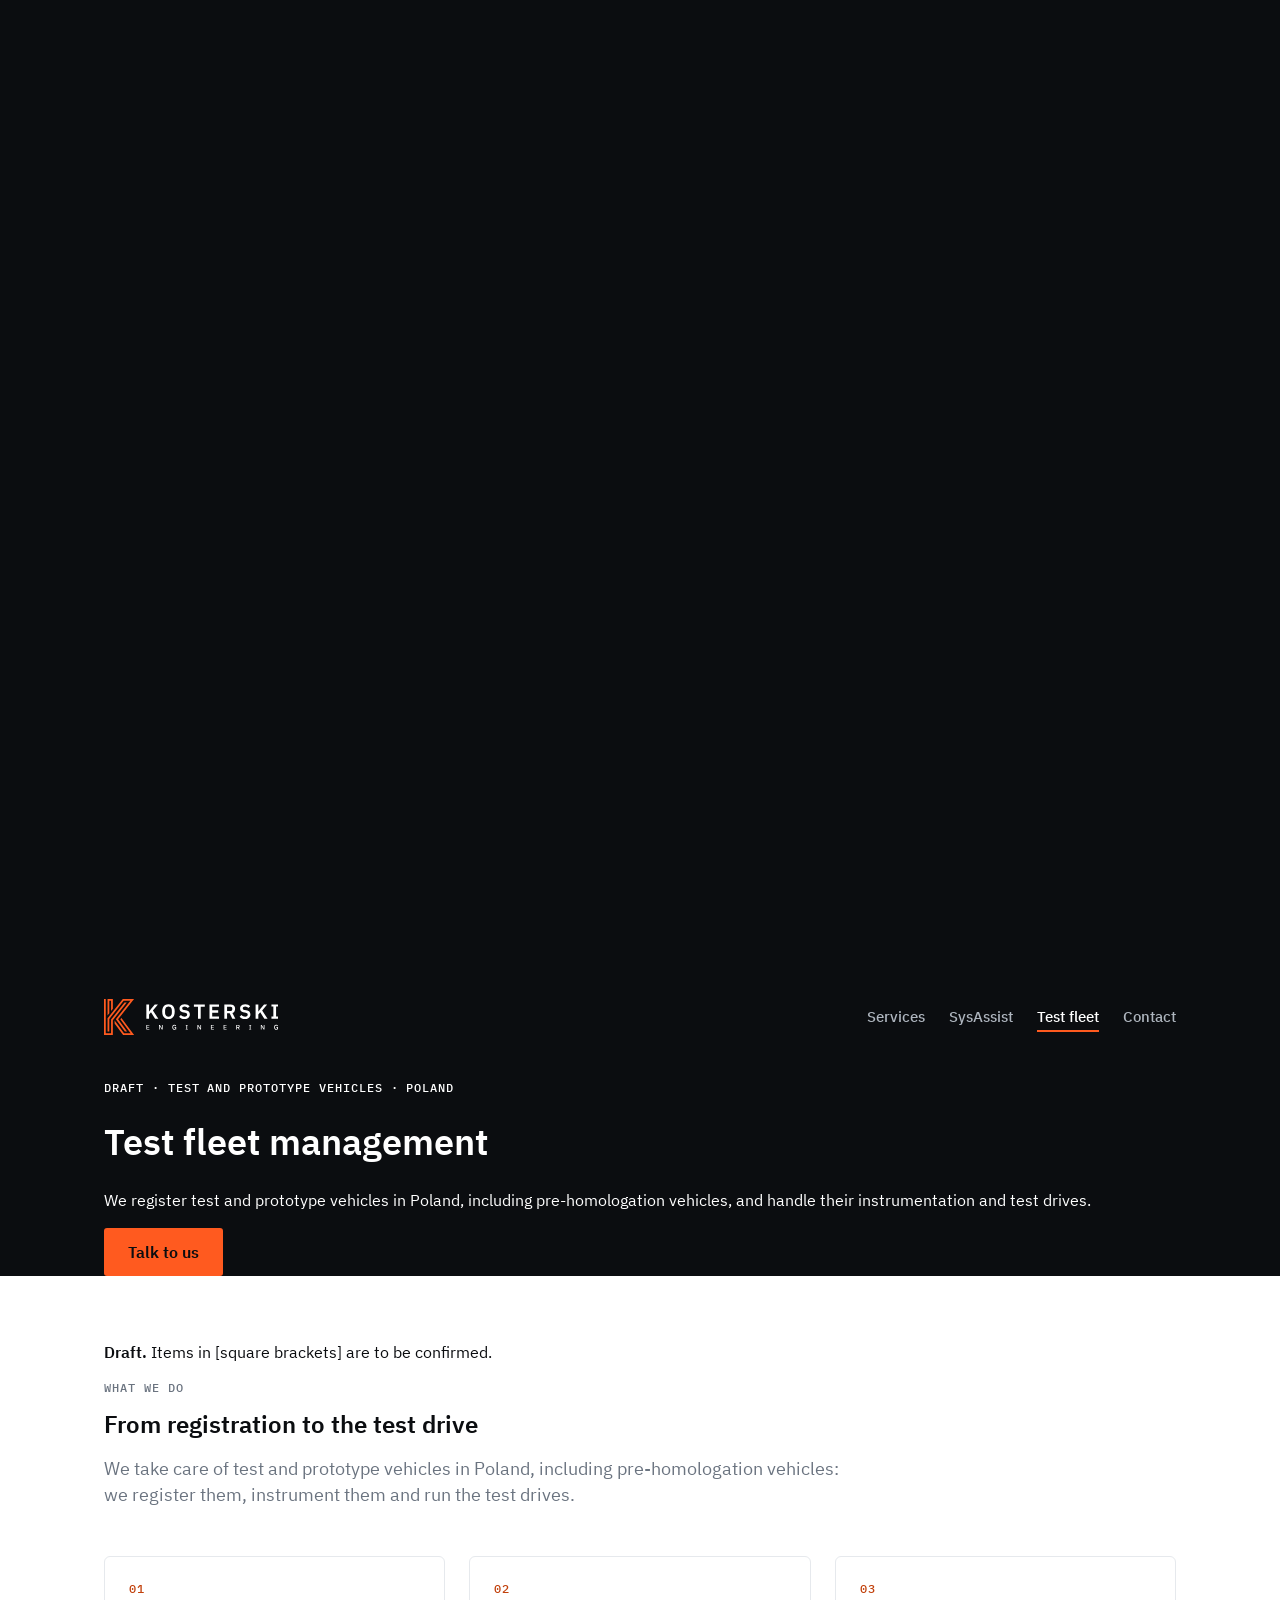
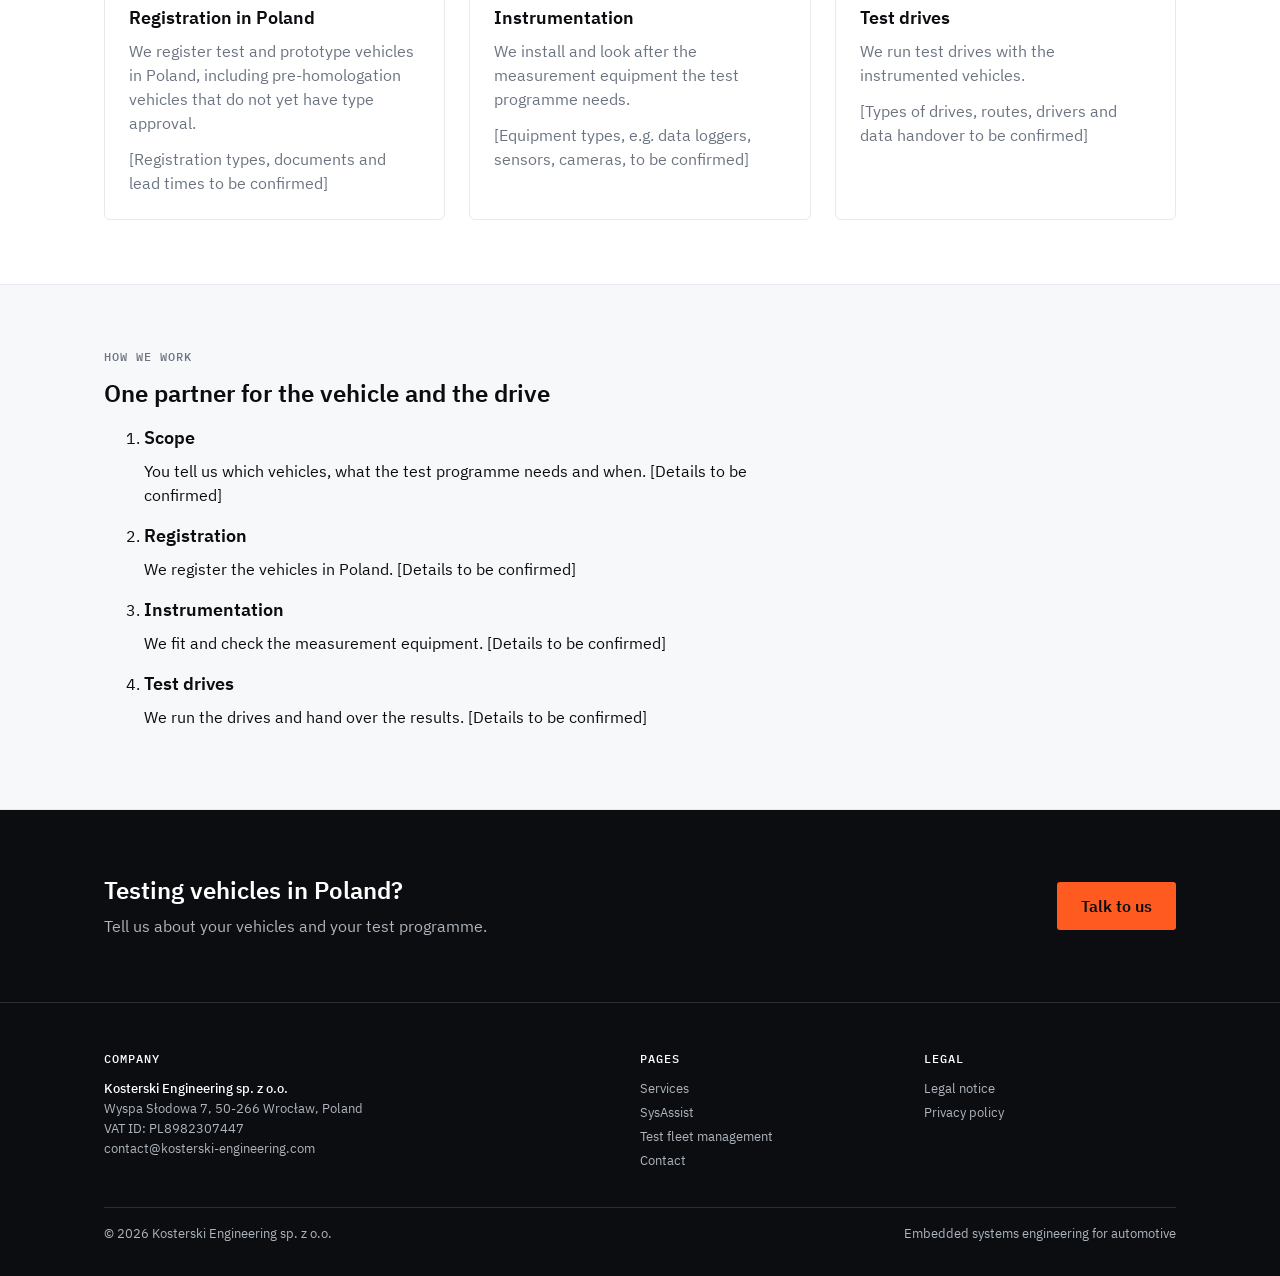
<file: site/test-fleet.html>
<!doctype html>
<html lang="en">
<head>
  <meta charset="utf-8">
  <meta name="viewport" content="width=device-width, initial-scale=1">
  <title>Test fleet management – Kosterski Engineering</title>
  <meta name="description" content="Kosterski Engineering registers test and prototype vehicles in Poland, including pre-homologation vehicles, and handles their instrumentation and test drives.">
  <meta name="theme-color" content="#0B0D10">
  <!-- Not indexed until the official launch (together with X-Robots-Tag in _headers) -->
  <meta name="robots" content="noindex, nofollow">
  <link rel="icon" href="favicon.ico" sizes="any">
  <link rel="icon" href="favicon.svg" type="image/svg+xml">
  <link rel="apple-touch-icon" href="apple-touch-icon.png">
  <link rel="preload" href="assets/fonts/IBMPlexSans-SemiBold.woff2" as="font" type="font/woff2" crossorigin>
  <link rel="stylesheet" href="assets/tokens.css">
  <link rel="stylesheet" href="assets/style.css">
  <link rel="stylesheet" href="assets/chrome.css">
</head>
<body>
  <a class="skip" href="#main">Skip to content</a>
  <div class="hero sub ke-inverse">
    <svg class="motif" viewBox="0 0 640 480" aria-hidden="true">
      <g stroke-width="20">
        <line x1="360" y1="-40" x2="700" y2="395"/>
        <line x1="400" y1="-40" x2="740" y2="395"/>
        <line x1="440" y1="-40" x2="780" y2="395"/>
        <line x1="480" y1="-40" x2="820" y2="395"/>
      </g>
    </svg>
    <header class="site-header">
      <div class="site-wrap">
        <a class="site-brand" href="index.html">
          <img src="assets/img/logo_horizontal_accent_dark_bg.svg" alt="Kosterski Engineering, home" width="174" height="36">
        </a>
        <nav class="site-nav" aria-label="Main">
          <ul>
          <li><a href="index.html#services">Services</a></li>
          <li><a href="sysassist/">SysAssist</a></li>
          <li><a href="test-fleet.html" aria-current="page">Test fleet</a></li>
          <li><a href="index.html#contact">Contact</a></li>
          </ul>
        </nav>
      </div>
    </header>
    <div class="wrap hero-body">
      <p class="ke-label">Draft · Test and prototype vehicles · Poland</p>
      <h1>Test fleet management</h1>
      <p class="lead">We register test and prototype vehicles in Poland, including pre-homologation vehicles, and handle their instrumentation and test drives.</p>
      <div class="actions">
        <a class="ke-btn" href="mailto:contact@kosterski-engineering.com?subject=Test%20fleet">Talk to us</a>
      </div>
    </div>
  </div>
  <main id="main">
    <section class="section" aria-labelledby="services-title">
      <div class="wrap">
        <div class="note" role="note"><p><strong>Draft.</strong> Items in [square brackets] are to be confirmed.</p></div>
        <p class="ke-label">What we do</p>
        <h2 id="services-title">From registration to the test drive</h2>
        <p class="intro">We take care of test and prototype vehicles in Poland, including pre-homologation vehicles: we register them, instrument them and run the test drives.</p>
        <div class="grid">
          <article class="card">
            <p class="ke-label">01</p>
            <h3>Registration in Poland</h3>
            <p>We register test and prototype vehicles in Poland, including pre-homologation vehicles that do not yet have type approval.</p>
            <p>[Registration types, documents and lead times to be confirmed]</p>
          </article>
          <article class="card">
            <p class="ke-label">02</p>
            <h3>Instrumentation</h3>
            <p>We install and look after the measurement equipment the test programme needs.</p>
            <p>[Equipment types, e.g. data loggers, sensors, cameras, to be confirmed]</p>
          </article>
          <article class="card">
            <p class="ke-label">03</p>
            <h3>Test drives</h3>
            <p>We run test drives with the instrumented vehicles.</p>
            <p>[Types of drives, routes, drivers and data handover to be confirmed]</p>
          </article>
        </div>
      </div>
    </section>

    <section class="section alt" aria-labelledby="how-title">
      <div class="wrap">
        <p class="ke-label">How we work</p>
        <h2 id="how-title">One partner for the vehicle and the drive</h2>
        <ol class="steps">
          <li><h3>Scope</h3><p>You tell us which vehicles, what the test programme needs and when. [Details to be confirmed]</p></li>
          <li><h3>Registration</h3><p>We register the vehicles in Poland. [Details to be confirmed]</p></li>
          <li><h3>Instrumentation</h3><p>We fit and check the measurement equipment. [Details to be confirmed]</p></li>
          <li><h3>Test drives</h3><p>We run the drives and hand over the results. [Details to be confirmed]</p></li>
        </ol>
      </div>
    </section>
  </main>

  <section class="cta ke-inverse" aria-labelledby="cta-title">
    <div class="wrap">
      <div>
        <h2 id="cta-title">Testing vehicles in Poland?</h2>
        <p>Tell us about your vehicles and your test programme.</p>
      </div>
      <a class="ke-btn" href="mailto:contact@kosterski-engineering.com?subject=Test%20fleet">Talk to us</a>
    </div>
  </section>
  <footer class="site-footer">
    <div class="site-wrap">
      <div class="site-footer-grid">
        <div>
          <h2>Company</h2>
          <address>
            <span class="site-company">Kosterski Engineering sp. z o.o.</span><br>
            Wyspa Słodowa 7, 50-266 Wrocław, Poland<br>
            VAT ID: PL8982307447<br>
            <a href="mailto:contact@kosterski-engineering.com">contact@kosterski-engineering.com</a>
          </address>
        </div>
        <div>
          <h2>Pages</h2>
          <ul>
            <li><a href="index.html#services">Services</a></li>
            <li><a href="sysassist/">SysAssist</a></li>
            <li><a href="test-fleet.html">Test fleet management</a></li>
            <li><a href="index.html#contact">Contact</a></li>
          </ul>
        </div>
        <div>
          <h2>Legal</h2>
          <ul>
            <li><a href="legal-notice.html">Legal notice</a></li>
            <li><a href="privacy.html">Privacy policy</a></li>
          </ul>
        </div>
      </div>
      <div class="site-legal">
        <p>&copy; 2026 Kosterski Engineering sp. z o.o.</p>
        <p>Embedded systems engineering for automotive</p>
      </div>
    </div>
  </footer>
</body>
</html>
</file>
<file: assets/tokens.css>
:root {
  --ke-color-ink: #0B0D10;
  --ke-color-white: #FFFFFF;
  --ke-color-orange: #FF5A1F;
  --ke-color-orange-deep: #C2410C;
  --ke-color-orange-tint: #FFE8DE;
  --ke-color-graphite: #2A2F36;
  --ke-color-steel: #6B7480;
  --ke-color-silver: #AEB5BE;
  --ke-color-mist: #E6E9ED;
  --ke-color-paper: #F7F8FA;
  --ke-font-sans: 'IBM Plex Sans', Arial, Helvetica, sans-serif;
  --ke-font-mono: 'IBM Plex Mono', Consolas, Menlo, monospace;
  --ke-type-display-size: 48px;
  --ke-type-display-line: 56px;
  --ke-type-display-weight: 600;
  --ke-type-h1-size: 36px;
  --ke-type-h1-line: 44px;
  --ke-type-h1-weight: 600;
  --ke-type-h2-size: 24px;
  --ke-type-h2-line: 32px;
  --ke-type-h2-weight: 600;
  --ke-type-h3-size: 18px;
  --ke-type-h3-line: 26px;
  --ke-type-h3-weight: 600;
  --ke-type-body-size: 16px;
  --ke-type-body-line: 24px;
  --ke-type-body-weight: 400;
  --ke-type-small-size: 13px;
  --ke-type-small-line: 20px;
  --ke-type-small-weight: 400;
  --ke-type-label-size: 12px;
  --ke-type-label-line: 16px;
  --ke-type-label-weight: 500;
  --ke-type-code-size: 14px;
  --ke-type-code-line: 20px;
  --ke-type-code-weight: 400;
  --ke-space-1: 4px;
  --ke-space-2: 8px;
  --ke-space-3: 12px;
  --ke-space-4: 16px;
  --ke-space-5: 24px;
  --ke-space-6: 32px;
  --ke-space-7: 48px;
  --ke-space-8: 64px;
  --ke-space-9: 96px;
  --ke-radius-sm: 3px;
  --ke-radius-md: 6px;
  --ke-max-width: 1200px;
  --ke-gutter: 24px;

  /* semantic roles */
  --ke-bg: var(--ke-color-white);
  --ke-bg-alt: var(--ke-color-paper);
  --ke-bg-inverse: var(--ke-color-ink);
  --ke-text: var(--ke-color-ink);
  --ke-text-muted: var(--ke-color-steel);
  --ke-text-inverse: var(--ke-color-white);
  --ke-link: var(--ke-color-orange-deep);
  --ke-accent: var(--ke-color-orange);
  --ke-border: var(--ke-color-mist);
}

/* Fonts: IBM Plex (SIL OFL) – Google Fonts or self-hosted (@fontsource/ibm-plex-sans, @fontsource/ibm-plex-mono) */
body { font-family: var(--ke-font-sans); font-size: var(--ke-type-body-size); line-height: var(--ke-type-body-line); color: var(--ke-text); background: var(--ke-bg); }
h1 { font-size: var(--ke-type-h1-size); line-height: var(--ke-type-h1-line); font-weight: 600; }
h2 { font-size: var(--ke-type-h2-size); line-height: var(--ke-type-h2-line); font-weight: 600; }
h3 { font-size: var(--ke-type-h3-size); line-height: var(--ke-type-h3-line); font-weight: 600; }
a { color: var(--ke-link); }
.ke-label { font-family: var(--ke-font-mono); font-size: 12px; line-height: 16px; font-weight: 500; letter-spacing: .08em; text-transform: uppercase; }
.ke-btn { display: inline-block; padding: 12px 20px; border-radius: var(--ke-radius-sm); background: var(--ke-color-orange); color: var(--ke-color-ink); font-weight: 600; text-decoration: none; }
.ke-inverse { background: var(--ke-bg-inverse); color: var(--ke-text-inverse); }
.ke-inverse a { color: var(--ke-color-orange); }
</file>
<file: assets/style.css>
/* Layout for the landing page. Colours, type and spacing come from tokens.css (brand pack 2026-10-14). */
@font-face{font-family:"IBM Plex Sans";font-weight:400;font-display:swap;src:url(fonts/IBMPlexSans-Regular.woff2) format("woff2")}
@font-face{font-family:"IBM Plex Sans";font-weight:500;font-display:swap;src:url(fonts/IBMPlexSans-Medium.woff2) format("woff2")}
@font-face{font-family:"IBM Plex Sans";font-weight:600;font-display:swap;src:url(fonts/IBMPlexSans-SemiBold.woff2) format("woff2")}
@font-face{font-family:"IBM Plex Mono";font-weight:500;font-display:swap;src:url(fonts/IBMPlexMono-Medium.woff2) format("woff2")}

*,*::before,*::after{box-sizing:border-box}
html,body{margin:0;height:100%}
body{background:var(--ke-bg-inverse);color:var(--ke-text-inverse);-webkit-font-smoothing:antialiased}

.page{position:relative;min-height:100%;display:flex;flex-direction:column;overflow:hidden}
.motif{position:absolute;top:0;right:0;width:min(60vw,640px);height:auto;pointer-events:none}
.motif line{stroke:var(--ke-color-orange)}

header,main,footer{position:relative;width:100%;max-width:1120px;margin:0 auto;padding:0 var(--ke-gutter)}
header{padding-top:var(--ke-space-6)}
.brand{display:inline-block;padding:9px 0}
.brand img{height:36px;width:auto;display:block}

main{flex:1;display:flex;flex-direction:column;justify-content:center;padding-top:var(--ke-space-9);padding-bottom:var(--ke-space-9)}
.ke-label{color:var(--ke-color-silver);margin:0 0 var(--ke-space-5)}
h1{font-size:var(--ke-type-display-size);line-height:var(--ke-type-display-line);font-weight:var(--ke-type-display-weight);margin:0 0 var(--ke-space-4);max-width:18ch}
.lead{font-size:var(--ke-type-h2-size);line-height:var(--ke-type-h2-line);color:var(--ke-color-silver);margin:0 0 var(--ke-space-7);max-width:36ch}
.ke-btn{align-self:flex-start;padding:var(--ke-space-3) var(--ke-space-5)}
.ke-btn:hover,.ke-btn:focus-visible{background:#ff7340}
.ke-btn:focus-visible{outline:2px solid var(--ke-color-white);outline-offset:3px}

footer{padding-top:var(--ke-space-5);padding-bottom:var(--ke-space-6);border-top:1px solid var(--ke-color-graphite);font-size:var(--ke-type-small-size);line-height:var(--ke-type-small-line);color:var(--ke-color-silver);display:flex;flex-wrap:wrap;justify-content:space-between;align-items:flex-end;gap:var(--ke-space-4) var(--ke-space-7)}
footer address{font-style:normal}
footer p{margin:0}
footer .company{color:var(--ke-color-white);font-weight:500}
footer a{color:var(--ke-color-orange);text-decoration:none;white-space:nowrap}
footer a:hover,footer a:focus-visible{text-decoration:underline}

@media (max-width:600px){
  header,main,footer{padding-left:var(--ke-space-4);padding-right:var(--ke-space-4)}
  h1{font-size:var(--ke-type-h1-size);line-height:var(--ke-type-h1-line)}
  .lead{font-size:var(--ke-type-h3-size);line-height:var(--ke-type-h3-line)}
  .motif{width:90vw;opacity:.6}
}
</file>
<file: site/assets/tokens.css>
:root {
  --ke-color-ink: #0B0D10;
  --ke-color-white: #FFFFFF;
  --ke-color-orange: #FF5A1F;
  --ke-color-orange-deep: #C2410C;
  --ke-color-orange-tint: #FFE8DE;
  --ke-color-graphite: #2A2F36;
  --ke-color-steel: #6B7480;
  --ke-color-silver: #AEB5BE;
  --ke-color-mist: #E6E9ED;
  --ke-color-paper: #F7F8FA;
  --ke-font-sans: 'IBM Plex Sans', Arial, Helvetica, sans-serif;
  --ke-font-mono: 'IBM Plex Mono', Consolas, Menlo, monospace;
  --ke-type-display-size: 48px;
  --ke-type-display-line: 56px;
  --ke-type-display-weight: 600;
  --ke-type-h1-size: 36px;
  --ke-type-h1-line: 44px;
  --ke-type-h1-weight: 600;
  --ke-type-h2-size: 24px;
  --ke-type-h2-line: 32px;
  --ke-type-h2-weight: 600;
  --ke-type-h3-size: 18px;
  --ke-type-h3-line: 26px;
  --ke-type-h3-weight: 600;
  --ke-type-body-size: 16px;
  --ke-type-body-line: 24px;
  --ke-type-body-weight: 400;
  --ke-type-small-size: 13px;
  --ke-type-small-line: 20px;
  --ke-type-small-weight: 400;
  --ke-type-label-size: 12px;
  --ke-type-label-line: 16px;
  --ke-type-label-weight: 500;
  --ke-type-code-size: 14px;
  --ke-type-code-line: 20px;
  --ke-type-code-weight: 400;
  --ke-space-1: 4px;
  --ke-space-2: 8px;
  --ke-space-3: 12px;
  --ke-space-4: 16px;
  --ke-space-5: 24px;
  --ke-space-6: 32px;
  --ke-space-7: 48px;
  --ke-space-8: 64px;
  --ke-space-9: 96px;
  --ke-radius-sm: 3px;
  --ke-radius-md: 6px;
  --ke-max-width: 1200px;
  --ke-gutter: 24px;

  /* semantic roles */
  --ke-bg: var(--ke-color-white);
  --ke-bg-alt: var(--ke-color-paper);
  --ke-bg-inverse: var(--ke-color-ink);
  --ke-text: var(--ke-color-ink);
  --ke-text-muted: var(--ke-color-steel);
  --ke-text-inverse: var(--ke-color-white);
  --ke-link: var(--ke-color-orange-deep);
  --ke-accent: var(--ke-color-orange);
  --ke-border: var(--ke-color-mist);
}

/* Fonts: IBM Plex (SIL OFL) – Google Fonts or self-hosted (@fontsource/ibm-plex-sans, @fontsource/ibm-plex-mono) */
body { font-family: var(--ke-font-sans); font-size: var(--ke-type-body-size); line-height: var(--ke-type-body-line); color: var(--ke-text); background: var(--ke-bg); }
h1 { font-size: var(--ke-type-h1-size); line-height: var(--ke-type-h1-line); font-weight: 600; }
h2 { font-size: var(--ke-type-h2-size); line-height: var(--ke-type-h2-line); font-weight: 600; }
h3 { font-size: var(--ke-type-h3-size); line-height: var(--ke-type-h3-line); font-weight: 600; }
a { color: var(--ke-link); }
.ke-label { font-family: var(--ke-font-mono); font-size: 12px; line-height: 16px; font-weight: 500; letter-spacing: .08em; text-transform: uppercase; }
.ke-btn { display: inline-block; padding: 12px 20px; border-radius: var(--ke-radius-sm); background: var(--ke-color-orange); color: var(--ke-color-ink); font-weight: 600; text-decoration: none; }
.ke-inverse { background: var(--ke-bg-inverse); color: var(--ke-text-inverse); }
.ke-inverse a { color: var(--ke-color-orange); }
</file>
<file: site/assets/style.css>
/* Page layout (header, navigation and footer are in chrome.css). Colours, type and spacing come from tokens.css (brand pack 2026-10-14). */
@font-face{font-family:"IBM Plex Sans";font-weight:400;font-display:swap;src:url(fonts/IBMPlexSans-Regular.woff2) format("woff2")}
@font-face{font-family:"IBM Plex Sans";font-weight:500;font-display:swap;src:url(fonts/IBMPlexSans-Medium.woff2) format("woff2")}
@font-face{font-family:"IBM Plex Sans";font-weight:600;font-display:swap;src:url(fonts/IBMPlexSans-SemiBold.woff2) format("woff2")}
@font-face{font-family:"IBM Plex Mono";font-weight:500;font-display:swap;src:url(fonts/IBMPlexMono-Medium.woff2) format("woff2")}

*,*::before,*::after{box-sizing:border-box}
html{scroll-behavior:smooth}
body{margin:0;-webkit-font-smoothing:antialiased}
img{max-width:100%}
:focus-visible{outline:2px solid var(--ke-color-orange-deep);outline-offset:3px}
.ke-inverse :focus-visible{outline-color:var(--ke-color-white)}

.wrap{width:100%;max-width:1120px;margin:0 auto;padding:0 var(--ke-gutter)}

/* Buttons (the hero has its own in chrome.css) */
.actions{display:flex;flex-wrap:wrap;gap:var(--ke-space-4);align-items:center}
.ke-btn{padding:var(--ke-space-3) var(--ke-space-5)}
.ke-inverse .ke-btn{color:var(--ke-color-ink)}
.ke-btn:hover{background:#ff7340}

/* Content sections */
.section{padding:var(--ke-space-8) 0}
.section.alt{background:var(--ke-bg-alt);border-top:1px solid var(--ke-border);border-bottom:1px solid var(--ke-border)}
.section .ke-label{color:var(--ke-text-muted);margin:0 0 var(--ke-space-3)}
.section h2{margin:0 0 var(--ke-space-4);max-width:32ch}
.section h3{margin:0 0 var(--ke-space-2)}
.section p{margin:0 0 var(--ke-space-4);max-width:68ch}
.intro{color:var(--ke-text-muted);font-size:var(--ke-type-h3-size);line-height:var(--ke-type-h3-line);margin-bottom:var(--ke-space-7) !important}

.grid{display:grid;gap:var(--ke-space-5);grid-template-columns:repeat(auto-fit,minmax(260px,1fr))}
.grid-2{grid-template-columns:repeat(2,minmax(0,1fr))}
.grid-3{grid-template-columns:repeat(3,minmax(0,1fr))}
.grid-4{grid-template-columns:repeat(4,minmax(0,1fr))}
.card{background:var(--ke-color-white);border:1px solid var(--ke-border);border-radius:var(--ke-radius-md);padding:var(--ke-space-5);display:flex;flex-direction:column}
.card p{color:var(--ke-text-muted);margin-bottom:var(--ke-space-3)}
.card p:last-child{margin-bottom:0}
.card .ke-label{color:var(--ke-color-orange-deep);margin-bottom:var(--ke-space-2)}
.card-list{margin:0 0 var(--ke-space-3);padding:0;list-style:none;color:var(--ke-text-muted)}
.card-list li{position:relative;padding-left:var(--ke-space-4);margin-bottom:var(--ke-space-2)}
.card-list li::before{content:"";position:absolute;left:0;top:11px;width:8px;height:2px;background:var(--ke-color-orange)}
.card-wide{grid-column:1/-1}
.card .more{margin-top:auto;padding-top:var(--ke-space-3);font-weight:600;text-decoration:none}
.card .more:hover{text-decoration:underline}

.split{display:grid;gap:var(--ke-space-7);grid-template-columns:1.2fr 1fr;align-items:start}
.facts{margin:0;border-top:1px solid var(--ke-border)}
.facts div{display:grid;grid-template-columns:minmax(120px,40%) 1fr;gap:var(--ke-space-4);padding:var(--ke-space-3) 0;border-bottom:1px solid var(--ke-border)}
.facts dt{font-family:var(--ke-font-mono);font-size:var(--ke-type-label-size);line-height:var(--ke-type-body-line);font-weight:500;letter-spacing:.08em;text-transform:uppercase;color:var(--ke-text-muted)}
.facts dd{margin:0}


.cards-steps{list-style:none;margin:0;padding:0}


.cta{text-align:left}
.cta .wrap{display:flex;flex-wrap:wrap;justify-content:space-between;align-items:center;gap:var(--ke-space-5)}
.cta h2{margin:0 0 var(--ke-space-2)}
.cta p{margin:0;color:var(--ke-color-silver);max-width:56ch}
.ke-inverse.cta{padding:var(--ke-space-8) 0}

/* Legal pages */
.prose{padding-top:var(--ke-space-7);padding-bottom:var(--ke-space-8)}
.prose h2{font-size:var(--ke-type-h3-size);line-height:var(--ke-type-h3-line);margin:var(--ke-space-6) 0 var(--ke-space-2)}
.prose p,.prose ul{margin:0 0 var(--ke-space-3);max-width:72ch}
.prose ul{padding-left:var(--ke-space-5)}
.prose .meta{color:var(--ke-text-muted);font-size:var(--ke-type-small-size)}
.prose address{font-style:normal;margin-bottom:var(--ke-space-3)}
.prose h2{scroll-margin-top:var(--ke-space-5)}
.toc{margin:0 0 var(--ke-space-6);padding:var(--ke-space-4) var(--ke-space-5);background:var(--ke-bg-alt);border:1px solid var(--ke-border);border-radius:var(--ke-radius-md);max-width:72ch}
.toc h2{margin:0 0 var(--ke-space-2) !important;font-family:var(--ke-font-mono);font-size:var(--ke-type-label-size) !important;line-height:var(--ke-type-label-line) !important;font-weight:500;letter-spacing:.08em;text-transform:uppercase;color:var(--ke-text-muted)}
.toc ol{margin:0;padding-left:var(--ke-space-5)}
.toc li{margin:var(--ke-space-1) 0}
/* Language switch on the privacy policy pages (EN / PL / DE) */
.lang-switch ul{display:flex;gap:var(--ke-space-3);margin:0 0 var(--ke-space-3);padding:0;list-style:none;font-family:var(--ke-font-mono);font-size:var(--ke-type-label-size);line-height:var(--ke-type-label-line);font-weight:500;letter-spacing:.08em}
.lang-switch a{display:inline-block;padding:var(--ke-space-1) var(--ke-space-2);border:1px solid var(--ke-border);border-radius:var(--ke-radius-sm);text-decoration:none}
.lang-switch a[aria-current="page"]{color:var(--ke-text);border-color:var(--ke-text)}
@media (max-width:600px){main .toc li{text-align:left}}


@media (max-width:860px){
  .split{grid-template-columns:1fr}
  .grid-3,.grid-4{grid-template-columns:repeat(2,minmax(0,1fr))}
}
@media (max-width:640px){
  .grid-2,.grid-3,.grid-4{grid-template-columns:1fr}
}
@media (max-width:600px){
  .wrap{padding-left:var(--ke-space-4);padding-right:var(--ke-space-4)}
  .section{padding:var(--ke-space-7) 0}
  .facts div{grid-template-columns:1fr;gap:0}
}
@media (prefers-reduced-motion:reduce){html{scroll-behavior:auto}}


/* Expertise list on the home page */
.expertise{margin:0;border-top:1px solid var(--ke-border)}
.expertise div{display:grid;grid-template-columns:minmax(180px,28%) 1fr;gap:var(--ke-space-5);padding:var(--ke-space-4) 0;border-bottom:1px solid var(--ke-border)}
.expertise dt{font-family:var(--ke-font-mono);font-size:var(--ke-type-label-size);line-height:var(--ke-type-body-line);font-weight:500;letter-spacing:.08em;text-transform:uppercase;color:var(--ke-text-muted)}
.expertise dd{margin:0}
@media (max-width:600px){.expertise div{grid-template-columns:1fr;gap:var(--ke-space-1)}}
</file>
<file: site/assets/chrome.css>
/* Site header, navigation, hero and footer, shared by every page (KE pages and SysAssist).
   Class names are prefixed with site- so they do not collide with the SysAssist stylesheet.
   Needs tokens.css loaded first. */
.site-wrap{width:100%;max-width:1120px;margin:0 auto;padding:0 var(--ke-gutter)}

.skip{position:absolute;left:var(--ke-space-4);top:-48px;z-index:10;background:var(--ke-color-orange);color:var(--ke-color-ink);padding:var(--ke-space-2) var(--ke-space-4);border-radius:var(--ke-radius-sm);font-family:var(--ke-font-sans);font-weight:600;text-decoration:none}
.skip:focus{top:var(--ke-space-4)}

/* Header and navigation */
.site-header{position:relative;z-index:2;background:var(--ke-color-ink);font-family:var(--ke-font-sans)}
.site-hero .site-header{background:transparent}
.site-header .site-wrap{display:flex;flex-wrap:wrap;align-items:center;justify-content:space-between;gap:var(--ke-space-3) var(--ke-space-6);padding-top:var(--ke-space-5);padding-bottom:var(--ke-space-5)}
.site-brand{display:inline-block;padding:9px 0}
.site-brand img{height:36px;width:auto;display:block}
.site-nav ul{list-style:none;margin:0;padding:0;font-size:15px;line-height:24px;display:flex;flex-wrap:wrap;gap:var(--ke-space-2) var(--ke-space-5)}
.site-nav a{color:var(--ke-color-silver);text-decoration:none;font-weight:500;font-size:15px;line-height:24px;padding:var(--ke-space-1) 0;border-bottom:2px solid transparent}
.site-nav a:hover{color:var(--ke-color-white)}
.site-nav a[aria-current="page"]{color:var(--ke-color-white);border-bottom-color:var(--ke-color-orange)}
.site-header :focus-visible,.site-footer :focus-visible{outline:2px solid var(--ke-color-white);outline-offset:3px}

/* Hero: the dark area under the navigation, the same on every page.
   Font, size and spacing are set here in full, so the SysAssist stylesheet does not change them.
   min-height is the home hero (two-line heading, two-line lead, buttons), so pages with less text keep the same dark area. */
.site-hero{position:relative;overflow:hidden;font-family:var(--ke-font-sans);font-size:var(--ke-type-body-size);line-height:var(--ke-type-body-line)}
/* Motif crosses the bottom-right corner of the hero, clear of the logo and navigation */
.site-motif{position:absolute;bottom:0;right:0;width:min(45vw,520px);height:auto;max-width:none;transform:scaleY(-1);pointer-events:none}
.site-motif line{stroke:var(--ke-color-orange)}
.site-hero-body{position:relative;padding-top:var(--ke-space-8);padding-bottom:var(--ke-space-9);min-height:488px;display:flex;flex-direction:column;align-items:flex-start}
.site-hero .ke-label{color:var(--ke-color-silver);margin:0 0 var(--ke-space-5)}
.site-hero h1{font-family:var(--ke-font-sans);font-weight:600;font-size:var(--ke-type-display-size);line-height:var(--ke-type-display-line);letter-spacing:normal;text-wrap:wrap;color:var(--ke-color-white);margin:0 0 var(--ke-space-4);max-width:18ch}
.site-lead{font-size:var(--ke-type-h2-size);line-height:var(--ke-type-h2-line);color:var(--ke-color-silver);margin:0 0 var(--ke-space-7);max-width:40ch}
/* Buttons sit at the bottom of the hero, so they are in the same place on every page, whatever the heading length */
.site-actions{display:flex;flex-wrap:wrap;gap:var(--ke-space-4);align-items:center;margin:auto 0 0}
.site-hero .ke-btn{padding:var(--ke-space-3) var(--ke-space-5);color:var(--ke-color-ink)}
.site-hero .ke-btn:hover{background:#ff7340}
.site-btn-ghost{display:inline-block;padding:11px 19px;border:1px solid var(--ke-color-steel);border-radius:var(--ke-radius-sm);font-weight:600;text-decoration:none}
.site-hero .site-btn-ghost{color:var(--ke-color-white)}
.site-hero .site-btn-ghost:hover{border-color:var(--ke-color-white)}
.site-hero :focus-visible{outline:2px solid var(--ke-color-white);outline-offset:3px}
/* Compact hero for the legal pages: no buttons, so no reserved height */
.site-hero-compact .site-hero-body{min-height:288px;padding-bottom:var(--ke-space-7)}
.site-hero-compact .site-lead{margin-bottom:0}

/* Footer */
.site-footer{background:var(--ke-color-ink);border-top:1px solid var(--ke-color-graphite);font-family:var(--ke-font-sans);font-size:var(--ke-type-small-size);line-height:var(--ke-type-small-line);color:var(--ke-color-silver)}
.site-footer .site-wrap{padding-top:var(--ke-space-7);padding-bottom:var(--ke-space-6)}
.site-footer-grid{display:grid;gap:var(--ke-space-6);grid-template-columns:2fr 1fr 1fr;padding-bottom:var(--ke-space-6);border-bottom:1px solid var(--ke-color-graphite)}
.site-footer h2{font-family:var(--ke-font-mono);font-size:var(--ke-type-label-size);line-height:var(--ke-type-label-line);font-weight:500;letter-spacing:.08em;text-transform:uppercase;color:var(--ke-color-white);margin:0 0 var(--ke-space-3)}
.site-footer address{font-style:normal}
.site-footer ul{list-style:none;margin:0;padding:0}
.site-footer li{margin:0 0 var(--ke-space-1)}
.site-footer a{color:var(--ke-color-silver);text-decoration:none}
.site-footer a:hover{color:var(--ke-color-white);text-decoration:underline}
.site-company{color:var(--ke-color-white);font-weight:500}
.site-legal{display:flex;flex-wrap:wrap;justify-content:space-between;gap:var(--ke-space-2) var(--ke-space-5);padding-top:var(--ke-space-4)}
.site-legal p{margin:0}

@media (max-width:860px){
  .site-footer-grid{grid-template-columns:1fr 1fr}
  .site-footer-grid>:first-child{grid-column:1/-1}
}
@media (max-width:600px){
  .site-wrap{padding-left:var(--ke-space-4);padding-right:var(--ke-space-4)}
  .site-header .site-wrap{padding-top:var(--ke-space-4);padding-bottom:var(--ke-space-4)}
  .site-nav ul{gap:var(--ke-space-2) var(--ke-space-4)}
  .site-hero-body{padding-top:var(--ke-space-7);padding-bottom:var(--ke-space-8);min-height:404px}
  .site-hero h1{font-size:var(--ke-type-h1-size);line-height:var(--ke-type-h1-line)}
  .site-lead{font-size:var(--ke-type-h3-size);line-height:var(--ke-type-h3-line)}
  .site-motif{width:50vw;opacity:.5}
  .site-hero-compact .site-hero-body{min-height:0;padding-bottom:var(--ke-space-6)}
}

/* Body text in main is justified on phones; hyphenation (lang="en") keeps the word spacing even.
   Text in figures (SysAssist tool mock-ups) stays left-aligned and unhyphenated.
   E-mail links are not split at their hyphen; they move to the next line whole.
   br.br-mobile breaks the line before an address in running text, so that line is not stretched. */
.br-mobile{display:none}
@media (max-width:600px){
  main p,main li,main dd{text-align:justify;-webkit-hyphens:auto;hyphens:auto}
  main figure *{text-align:left;-webkit-hyphens:manual;hyphens:manual}
  main a[href^="mailto:"]{white-space:nowrap}
  .br-mobile{display:inline}
}
</file>
<file: site/sysassist/assets/site.css>
/* Self-hosted fonts (SIL Open Font License 1.1): IBM Plex Sans, IBM Plex Mono — Kosterski Engineering brand type */
@font-face {
  font-family: 'IBM Plex Mono';
  font-style: normal;
  font-weight: 400;
  font-display: swap;
  src: url(fonts/IBMPlexMono-normal-400-latin-ext.woff2) format('woff2');
  unicode-range: U+0100-02BA, U+02BD-02C5, U+02C7-02CC, U+02CE-02D7, U+02DD-02FF, U+0304, U+0308, U+0329, U+1D00-1DBF, U+1E00-1E9F, U+1EF2-1EFF, U+2020, U+20A0-20AB, U+20AD-20C0, U+2113, U+2C60-2C7F, U+A720-A7FF;
}
@font-face {
  font-family: 'IBM Plex Mono';
  font-style: normal;
  font-weight: 400;
  font-display: swap;
  src: url(fonts/IBMPlexMono-normal-400-latin.woff2) format('woff2');
  unicode-range: U+0000-00FF, U+0131, U+0152-0153, U+02BB-02BC, U+02C6, U+02DA, U+02DC, U+0304, U+0308, U+0329, U+2000-206F, U+20AC, U+2122, U+2191, U+2193, U+2212, U+2215, U+FEFF, U+FFFD;
}
@font-face {
  font-family: 'IBM Plex Mono';
  font-style: normal;
  font-weight: 500;
  font-display: swap;
  src: url(fonts/IBMPlexMono-normal-500-latin-ext.woff2) format('woff2');
  unicode-range: U+0100-02BA, U+02BD-02C5, U+02C7-02CC, U+02CE-02D7, U+02DD-02FF, U+0304, U+0308, U+0329, U+1D00-1DBF, U+1E00-1E9F, U+1EF2-1EFF, U+2020, U+20A0-20AB, U+20AD-20C0, U+2113, U+2C60-2C7F, U+A720-A7FF;
}
@font-face {
  font-family: 'IBM Plex Mono';
  font-style: normal;
  font-weight: 500;
  font-display: swap;
  src: url(fonts/IBMPlexMono-normal-500-latin.woff2) format('woff2');
  unicode-range: U+0000-00FF, U+0131, U+0152-0153, U+02BB-02BC, U+02C6, U+02DA, U+02DC, U+0304, U+0308, U+0329, U+2000-206F, U+20AC, U+2122, U+2191, U+2193, U+2212, U+2215, U+FEFF, U+FFFD;
}
@font-face {
  font-family: 'IBM Plex Mono';
  font-style: normal;
  font-weight: 600;
  font-display: swap;
  src: url(fonts/IBMPlexMono-normal-600-latin-ext.woff2) format('woff2');
  unicode-range: U+0100-02BA, U+02BD-02C5, U+02C7-02CC, U+02CE-02D7, U+02DD-02FF, U+0304, U+0308, U+0329, U+1D00-1DBF, U+1E00-1E9F, U+1EF2-1EFF, U+2020, U+20A0-20AB, U+20AD-20C0, U+2113, U+2C60-2C7F, U+A720-A7FF;
}
@font-face {
  font-family: 'IBM Plex Mono';
  font-style: normal;
  font-weight: 600;
  font-display: swap;
  src: url(fonts/IBMPlexMono-normal-600-latin.woff2) format('woff2');
  unicode-range: U+0000-00FF, U+0131, U+0152-0153, U+02BB-02BC, U+02C6, U+02DA, U+02DC, U+0304, U+0308, U+0329, U+2000-206F, U+20AC, U+2122, U+2191, U+2193, U+2212, U+2215, U+FEFF, U+FFFD;
}
@font-face {
  font-family: 'IBM Plex Sans';
  font-style: italic;
  font-weight: 400;
  font-stretch: 100%;
  font-display: swap;
  src: url(fonts/IBMPlexSans-italic-400-latin-ext.woff2) format('woff2');
  unicode-range: U+0100-02BA, U+02BD-02C5, U+02C7-02CC, U+02CE-02D7, U+02DD-02FF, U+0304, U+0308, U+0329, U+1D00-1DBF, U+1E00-1E9F, U+1EF2-1EFF, U+2020, U+20A0-20AB, U+20AD-20C0, U+2113, U+2C60-2C7F, U+A720-A7FF;
}
@font-face {
  font-family: 'IBM Plex Sans';
  font-style: italic;
  font-weight: 400;
  font-stretch: 100%;
  font-display: swap;
  src: url(fonts/IBMPlexSans-italic-400-latin.woff2) format('woff2');
  unicode-range: U+0000-00FF, U+0131, U+0152-0153, U+02BB-02BC, U+02C6, U+02DA, U+02DC, U+0304, U+0308, U+0329, U+2000-206F, U+20AC, U+2122, U+2191, U+2193, U+2212, U+2215, U+FEFF, U+FFFD;
}
@font-face {
  font-family: 'IBM Plex Sans';
  font-style: normal;
  font-weight: 400;
  font-stretch: 100%;
  font-display: swap;
  src: url(fonts/IBMPlexSans-normal-400-latin-ext.woff2) format('woff2');
  unicode-range: U+0100-02BA, U+02BD-02C5, U+02C7-02CC, U+02CE-02D7, U+02DD-02FF, U+0304, U+0308, U+0329, U+1D00-1DBF, U+1E00-1E9F, U+1EF2-1EFF, U+2020, U+20A0-20AB, U+20AD-20C0, U+2113, U+2C60-2C7F, U+A720-A7FF;
}
@font-face {
  font-family: 'IBM Plex Sans';
  font-style: normal;
  font-weight: 400;
  font-stretch: 100%;
  font-display: swap;
  src: url(fonts/IBMPlexSans-normal-400-latin.woff2) format('woff2');
  unicode-range: U+0000-00FF, U+0131, U+0152-0153, U+02BB-02BC, U+02C6, U+02DA, U+02DC, U+0304, U+0308, U+0329, U+2000-206F, U+20AC, U+2122, U+2191, U+2193, U+2212, U+2215, U+FEFF, U+FFFD;
}
@font-face {
  font-family: 'IBM Plex Sans';
  font-style: normal;
  font-weight: 500;
  font-stretch: 100%;
  font-display: swap;
  src: url(fonts/IBMPlexSans-normal-500-latin-ext.woff2) format('woff2');
  unicode-range: U+0100-02BA, U+02BD-02C5, U+02C7-02CC, U+02CE-02D7, U+02DD-02FF, U+0304, U+0308, U+0329, U+1D00-1DBF, U+1E00-1E9F, U+1EF2-1EFF, U+2020, U+20A0-20AB, U+20AD-20C0, U+2113, U+2C60-2C7F, U+A720-A7FF;
}
@font-face {
  font-family: 'IBM Plex Sans';
  font-style: normal;
  font-weight: 500;
  font-stretch: 100%;
  font-display: swap;
  src: url(fonts/IBMPlexSans-normal-500-latin.woff2) format('woff2');
  unicode-range: U+0000-00FF, U+0131, U+0152-0153, U+02BB-02BC, U+02C6, U+02DA, U+02DC, U+0304, U+0308, U+0329, U+2000-206F, U+20AC, U+2122, U+2191, U+2193, U+2212, U+2215, U+FEFF, U+FFFD;
}
@font-face {
  font-family: 'IBM Plex Sans';
  font-style: normal;
  font-weight: 600;
  font-stretch: 100%;
  font-display: swap;
  src: url(fonts/IBMPlexSans-normal-600-latin-ext.woff2) format('woff2');
  unicode-range: U+0100-02BA, U+02BD-02C5, U+02C7-02CC, U+02CE-02D7, U+02DD-02FF, U+0304, U+0308, U+0329, U+1D00-1DBF, U+1E00-1E9F, U+1EF2-1EFF, U+2020, U+20A0-20AB, U+20AD-20C0, U+2113, U+2C60-2C7F, U+A720-A7FF;
}
@font-face {
  font-family: 'IBM Plex Sans';
  font-style: normal;
  font-weight: 600;
  font-stretch: 100%;
  font-display: swap;
  src: url(fonts/IBMPlexSans-normal-600-latin.woff2) format('woff2');
  unicode-range: U+0000-00FF, U+0131, U+0152-0153, U+02BB-02BC, U+02C6, U+02DA, U+02DC, U+0304, U+0308, U+0329, U+2000-206F, U+20AC, U+2122, U+2191, U+2193, U+2212, U+2215, U+FEFF, U+FFFD;
}
/* Kosterski Engineering brand tokens (brand pack 2026-10-14, 07_web/tokens.css).
   Orange marks always mean "waiting for your decision". Derived neutrals for dark mode are marked "derived". */
:root{
  --ke-ink:#0B0D10; --ke-white:#FFFFFF; --ke-orange:#FF5A1F; --ke-orange-deep:#C2410C; --ke-orange-tint:#FFE8DE;
  --ke-graphite:#2A2F36; --ke-steel:#6B7480; --ke-silver:#AEB5BE; --ke-mist:#E6E9ED; --ke-paper:#F7F8FA;
  --bg:var(--ke-white); --surface:var(--ke-paper); --surface-2:var(--ke-mist);
  --ink:var(--ke-ink); --ink-2:var(--ke-steel); --border:var(--ke-mist); --rule:var(--ke-ink);
  --mark:var(--ke-orange-tint); --mark-ink:var(--ke-ink);
  --mark-strong:var(--ke-orange); --mark-strong-ink:var(--ke-ink);
  --link:var(--ke-orange-deep);
  --ok:#1E7A4C; --ok-bg:#E2F2E9;
  --accent:var(--ke-orange); --accent-ink:var(--ke-ink);
  --motif:var(--ke-mist);
  --shadow:none;
  --font-display:'IBM Plex Sans',Arial,Helvetica,sans-serif;
  --font-body:'IBM Plex Sans',Arial,Helvetica,sans-serif;
  --font-mono:'IBM Plex Mono',Consolas,Menlo,monospace;
  --r-sm:3px; --r-md:6px;
  --gutter:24px;
  padding-top:env(safe-area-inset-top,0px); padding-bottom:env(safe-area-inset-bottom,0px);
}
@media (prefers-color-scheme: dark){
  :root:not([data-theme="light"]){
    color-scheme:dark;
    --bg:var(--ke-ink); --surface:#15181C /* derived */; --surface-2:var(--ke-graphite);
    --ink:var(--ke-white); --ink-2:var(--ke-silver); --border:#2F353D /* derived */; --rule:var(--ke-silver);
    --mark:#4A2214 /* derived: orange on ink */; --mark-ink:var(--ke-white);
    --link:var(--ke-orange);
    --ok:#63C98F; --ok-bg:#15301F;
    --motif:var(--ke-graphite);
  }
}
:root[data-theme="dark"]{
  color-scheme:dark;
  --bg:var(--ke-ink); --surface:#15181C /* derived */; --surface-2:var(--ke-graphite);
  --ink:var(--ke-white); --ink-2:var(--ke-silver); --border:#2F353D /* derived */; --rule:var(--ke-silver);
  --mark:#4A2214 /* derived: orange on ink */; --mark-ink:var(--ke-white);
  --link:var(--ke-orange);
  --ok:#63C98F; --ok-bg:#15301F;
  --motif:var(--ke-graphite);
}
@media (max-width:480px){ :root{ --gutter:16px; } }

*{box-sizing:border-box;}
html{scroll-padding-top:env(safe-area-inset-top,0px);}
body{margin:0;background:var(--bg);color:var(--ink);font-family:var(--font-body);font-size:16px;line-height:1.6;-webkit-font-smoothing:antialiased;}
a{color:inherit;}
img,svg{max-width:100%;}
.wrap{max-width:1120px;margin:0 auto;padding-inline:var(--gutter);}
.sr-only{position:absolute;width:1px;height:1px;padding:0;margin:-1px;overflow:hidden;clip:rect(0,0,0,0);white-space:nowrap;border:0;}

/* marks & chips — yellow always means "waiting for your decision" */
mark{background:var(--mark);color:var(--mark-ink);padding:.04em .16em;border-radius:2px;-webkit-box-decoration-break:clone;box-decoration-break:clone;}
ins{text-decoration:none;background:var(--ok-bg);color:var(--ok);padding:0 .16em;border-radius:2px;font-weight:500;}
.chip{display:inline-flex;align-items:center;font-family:var(--font-mono);font-size:12px;font-weight:500;line-height:1.4;padding:3px 8px;border-radius:var(--r-sm);white-space:nowrap;}
.chip-mark{background:var(--mark);color:var(--mark-ink);}
.chip-ok{background:var(--ok-bg);color:var(--ok);}
.chip-muted{background:var(--surface-2);color:var(--ink-2);}
.fnum{display:inline-flex;align-items:center;justify-content:center;width:20px;height:20px;border-radius:50%;background:var(--mark-strong);color:var(--mark-strong-ink);font-family:var(--font-mono);font-size:12px;font-weight:600;margin-top:2px;}

/* buttons */
.btn{display:inline-flex;align-items:center;justify-content:center;min-height:46px;padding:10px 20px;border-radius:var(--r-sm);font-family:var(--font-body);font-weight:600;font-size:15px;line-height:1.2;text-decoration:none;border:1.5px solid transparent;transition:transform .15s ease;}
.btn:focus-visible{outline:2px solid var(--ink);outline-offset:3px;}
@media (prefers-reduced-motion:no-preference){ .btn:hover{transform:translateY(-1px);} }
.btn-primary{background:var(--accent);color:var(--accent-ink);}
.btn-ghost{border-color:var(--ink);color:var(--ink);}
.btn-small{min-height:38px;padding:7px 14px;font-size:14px;}


/* overview below the shared hero (chrome.css): what SysAssist does, next to an example requirement */
.overview{padding-block:64px 80px;}
.hero-grid{display:grid;grid-template-columns:minmax(0,1.05fr) minmax(0,.95fr);gap:56px;align-items:start;}
@media (max-width:920px){ .hero-grid{grid-template-columns:minmax(0,1fr);gap:44px;} .overview{padding-block:44px 64px;} }
h1{font-family:var(--font-display);font-weight:600;font-size:clamp(36px,4.6vw,48px);line-height:1.17;letter-spacing:-0.01em;margin:0 0 24px;text-wrap:balance;}
.lede{font-size:clamp(17px,1.5vw,19px);color:var(--ink-2);max-width:54ch;margin:0 0 30px;}
.actions{display:flex;flex-wrap:wrap;gap:12px;margin:0 0 24px;}
.works{margin:0;font-size:14px;color:var(--ink-2);}
.works strong{color:var(--ink);font-weight:600;}

/* ALM item mock */
.alm{margin:0;background:var(--surface);border:1px solid var(--border);border-radius:var(--r-md);box-shadow:var(--shadow);overflow:hidden;}
.alm-head{display:flex;justify-content:space-between;align-items:center;gap:12px;padding:13px 18px;background:var(--bg);border-bottom:1px solid var(--border);}
.alm-id{font-family:var(--font-mono);font-size:13px;color:var(--ink-2);}
.alm-body{padding:18px;}
.req{margin:0 0 16px;font-size:17px;line-height:1.75;}
.req sup{font-family:var(--font-mono);font-size:12px;font-weight:600;margin-left:1px;}
.findings{list-style:none;margin:0;padding:0;border-top:1px solid var(--border);}
.finding{display:grid;grid-template-columns:22px minmax(0,1fr) auto;gap:12px;align-items:start;padding:12px 0;border-bottom:1px solid var(--border);}
.finding p{margin:0;font-size:14.5px;line-height:1.5;}
.finding .meta{margin-top:4px;font-family:var(--font-mono);font-size:12px;color:var(--ink-2);}
.qa{display:flex;gap:6px;}
.qbtn{display:inline-flex;align-items:center;justify-content:center;width:30px;height:30px;border-radius:var(--r-sm);border:1.5px solid var(--border);background:var(--bg);color:var(--ink-2);font-size:14px;line-height:1;}
.qbtn.ok{border-color:var(--ink);color:var(--ink);}
.alm-note{margin:14px 0 0;font-size:13.5px;color:var(--ink-2);}

/* sections */
.section{padding-block:80px;border-top:1px solid var(--border);}
@media (max-width:700px){ .section{padding-block:56px;} }
.section-head{max-width:760px;margin:0 0 40px;}
h2{font-family:var(--font-display);font-weight:600;font-size:clamp(26px,3vw,36px);line-height:1.22;letter-spacing:-0.005em;margin:0 0 14px;text-wrap:balance;}
.lead{margin:0;font-size:18px;color:var(--ink-2);max-width:62ch;}

/* Tuesday */
.days{display:grid;grid-template-columns:repeat(2,minmax(0,1fr));border:1px solid var(--border);border-radius:var(--r-md);overflow:hidden;}
.day{padding:26px 28px 14px;}
.day + .day{border-left:1px solid var(--border);}
.day-before{background:var(--surface);}
@media (max-width:760px){
  .days{grid-template-columns:minmax(0,1fr);}
  .day + .day{border-left:0;border-top:1px solid var(--border);}
  .day{padding:22px 20px 10px;}
}
.day h3{font-family:var(--font-display);font-size:20px;font-weight:600;margin:0 0 12px;}
.day ol{list-style:none;margin:0;padding:0;}
.day li{display:grid;grid-template-columns:52px minmax(0,1fr);gap:12px;padding:12px 0;border-top:1px solid var(--border);font-size:15.5px;}
.day time{font-family:var(--font-mono);font-size:13px;color:var(--ink-2);padding-top:2px;font-variant-numeric:tabular-nums;}
.day-before li span{color:var(--ink-2);}
.yours{display:grid;grid-template-columns:auto minmax(0,1fr);gap:12px 32px;align-items:baseline;margin-top:32px;}
.yours h3{margin:0;font-family:var(--font-mono);font-size:12.5px;font-weight:500;letter-spacing:.08em;text-transform:uppercase;color:var(--ink-2);}
.yours ul{list-style:none;margin:0;padding:0;display:grid;grid-template-columns:repeat(2,minmax(0,1fr));gap:10px 32px;}
.yours li{position:relative;padding-left:24px;font-size:15.5px;}
.yours li::before{content:"";position:absolute;left:4px;top:.3em;width:6px;height:11px;border:solid var(--ink);border-width:0 2px 2px 0;transform:rotate(45deg);}
@media (max-width:760px){ .yours{grid-template-columns:minmax(0,1fr);} .yours ul{grid-template-columns:minmax(0,1fr);} }

/* V-model */
.v-figure{margin:0 0 48px;}
.v-svg{display:block;width:100%;max-width:900px;height:auto;}
.v-figure figcaption{margin-top:14px;font-size:14.5px;color:var(--ink-2);max-width:72ch;}
.vm-arm-o{fill:none;stroke:var(--ink-2);stroke-width:11;}
.vm-arm-i{fill:none;stroke:var(--bg);stroke-width:4.5;}
.vm-node{fill:var(--mark-strong);}
.vm-code{font-family:var(--font-mono);font-size:15px;font-weight:600;fill:var(--mark-strong-ink);}
.vm-name{font-family:var(--font-body);font-size:12.5px;fill:var(--mark-strong-ink);}
.vm-out{fill:var(--surface);stroke:var(--border);stroke-width:1.5;}
.vm-out-t{font-family:var(--font-mono);font-size:13px;fill:var(--ink-2);}
.vm-out-s{font-family:var(--font-body);font-size:12px;fill:var(--ink-2);}
.vm-arrow{fill:none;stroke:var(--ink);stroke-width:1.75;}
.vm-head{fill:var(--ink);}
.vm-gate{fill:var(--bg);stroke:var(--ink);stroke-width:1.75;}
.vm-check{fill:none;stroke:var(--ink);stroke-width:2;stroke-linecap:round;stroke-linejoin:round;}
.vm-lbl{font-family:var(--font-body);font-size:12.5px;font-weight:600;fill:var(--ink);}
.vm-sub{font-family:var(--font-body);font-size:12px;fill:var(--ink-2);}
.cover{display:grid;grid-template-columns:repeat(4,minmax(0,1fr));gap:28px;}
@media (max-width:980px){ .cover{grid-template-columns:repeat(2,minmax(0,1fr));} }
@media (max-width:560px){ .cover{grid-template-columns:minmax(0,1fr);} }
.cover-item{border-top:2px solid var(--rule);padding-top:16px;}
.cover-code{display:inline-block;font-family:var(--font-mono);font-size:12.5px;font-weight:600;letter-spacing:.03em;padding:2px 7px;border-radius:var(--r-sm);background:var(--mark-strong);color:var(--mark-strong-ink);}
.cover-item h3{font-family:var(--font-display);font-size:19px;font-weight:600;line-height:1.25;margin:12px 0 8px;}
.cover-item p{margin:0;font-size:15px;color:var(--ink-2);}

/* one requirement, step by step */
.steps{list-style:none;margin:0;padding:0;}
.step{display:grid;grid-template-columns:minmax(0,.8fr) minmax(0,1.2fr);gap:48px;align-items:start;padding-block:36px;border-top:1px solid var(--border);}
.step:first-child{border-top:0;padding-top:0;}
.step:last-child{padding-bottom:0;}
@media (max-width:900px){ .step{grid-template-columns:minmax(0,1fr);gap:20px;} }
.step-num{margin:0 0 10px;font-family:var(--font-mono);font-size:12.5px;letter-spacing:.06em;text-transform:uppercase;color:var(--ink-2);}
.step-text h3{font-family:var(--font-display);font-size:24px;font-weight:600;line-height:1.33;margin:0 0 10px;}
.step-text p:last-child{margin:0;color:var(--ink-2);max-width:52ch;}
.panel{margin:0;background:var(--surface);border:1px solid var(--border);border-radius:var(--r-md);padding:16px 20px 18px;}
.panel-head{display:flex;justify-content:space-between;align-items:center;gap:12px;padding-bottom:12px;border-bottom:1px solid var(--border);font-family:var(--font-mono);font-size:12.5px;color:var(--ink-2);}
.dec, .thread, .tcs{list-style:none;margin:0;padding:0;}
.dec li{display:grid;grid-template-columns:22px minmax(0,1fr) auto;gap:12px;align-items:start;padding:12px 0;border-bottom:1px solid var(--border);font-size:15px;}
.dec .why{display:block;margin-top:4px;font-size:13.5px;color:var(--ink-2);}
@media (max-width:520px){ .dec li{grid-template-columns:22px minmax(0,1fr);gap:6px 12px;} .dec .chip{grid-column:2;justify-self:start;} }
.val{font-family:var(--font-mono);font-size:13.5px;font-weight:600;padding:0 6px;border:1.5px solid var(--ink);border-radius:var(--r-sm);background:var(--bg);}
.result{margin:14px 0 0;padding:12px 14px;background:var(--bg);border:1px dashed var(--border);border-radius:var(--r-md);font-size:15px;}
.result .lbl{display:block;margin-bottom:4px;font-family:var(--font-mono);font-size:12px;letter-spacing:.05em;text-transform:uppercase;color:var(--ink-2);}
.thread li{display:grid;grid-template-columns:auto minmax(0,1fr);gap:2px 12px;align-items:baseline;padding:12px 0;border-bottom:1px solid var(--border);}
.thread li:last-child{border-bottom:0;padding-bottom:0;}
.who{font-family:var(--font-mono);font-size:12.5px;font-weight:600;}
.who-you{padding:0 6px;border:1.5px solid var(--ink);border-radius:var(--r-sm);}
.when{font-family:var(--font-mono);font-size:12px;color:var(--ink-2);font-variant-numeric:tabular-nums;}
.thread p{grid-column:1 / -1;margin:4px 0 0;font-size:14.5px;}
.tcs li{display:grid;grid-template-columns:96px minmax(0,1fr) auto;gap:12px;align-items:start;padding:12px 0;border-bottom:1px solid var(--border);font-size:15px;}
.tc-id{padding-top:2px;font-family:var(--font-mono);font-size:12.5px;color:var(--ink-2);}
@media (max-width:480px){ .tcs li{grid-template-columns:minmax(0,1fr) auto;gap:4px 12px;} .tc-id{grid-column:1 / -1;} }
.panel-foot{margin:12px 0 0;font-size:13.5px;color:var(--ink-2);}

/* decomposition SYS.1 -> SYS.2 */
.decomp{display:grid;grid-template-columns:minmax(0,.9fr) auto minmax(0,1.5fr);gap:20px;align-items:center;}
.src-text{margin:14px 0 0;font-size:16.5px;line-height:1.6;}
.flow{display:flex;flex-direction:column;align-items:center;gap:6px;max-width:110px;font-family:var(--font-mono);font-size:12px;line-height:1.4;color:var(--ink-2);text-align:center;}
.flow-arrow::before{content:"→";font-family:var(--font-body);font-size:26px;line-height:1;color:var(--ink);}
@media (max-width:900px){
  .decomp{grid-template-columns:minmax(0,1fr);gap:12px;}
  .flow{flex-direction:row;max-width:none;padding-left:12px;text-align:left;}
  .flow-arrow::before{content:"↓";}
}
.ph{font-family:var(--font-mono);font-size:.9em;font-weight:600;padding:0 .25em;border-radius:3px;background:var(--mark);color:var(--mark-ink);white-space:nowrap;}
.reqs li{grid-template-columns:108px minmax(0,1fr) auto;}
@media (max-width:480px){ .reqs li{grid-template-columns:minmax(0,1fr) auto;} }

/* for managers */
.mgr{display:grid;grid-template-columns:minmax(0,.85fr) minmax(0,1.4fr);gap:48px;align-items:start;}
@media (max-width:900px){ .mgr{grid-template-columns:minmax(0,1fr);gap:32px;} }
.targets{display:grid;gap:16px;}
.target{padding:20px 22px;background:var(--surface);border:1px solid var(--border);border-radius:var(--r-md);}
.target .tag{display:inline-block;padding:2px 7px;border:1.5px solid var(--ink);border-radius:var(--r-sm);font-family:var(--font-mono);font-size:12px;font-weight:600;letter-spacing:.04em;text-transform:uppercase;color:var(--ink);}
.target p{margin:0;font-size:15px;color:var(--ink-2);}
.target .num{margin:12px 0 6px;font-family:var(--font-display);font-weight:600;font-size:clamp(40px,5vw,48px);line-height:1.1;color:var(--ink);font-variant-numeric:tabular-nums;}
.levers{list-style:none;margin:0;padding:0;}
.levers li{padding:16px 0;border-top:1px solid var(--border);}
.levers li:first-child{padding-top:0;border-top:0;}
.levers h3{margin:0 0 4px;font-family:var(--font-body);font-size:17px;font-weight:600;line-height:1.35;}
.levers p{margin:0;font-size:15.5px;color:var(--ink-2);}
.measure{margin:36px 0 0;padding:16px 20px;border:1px dashed var(--border);border-radius:var(--r-md);font-size:15px;color:var(--ink-2);}
.measure strong{color:var(--ink);}

/* first week */
.week{list-style:none;margin:0;padding:0;display:grid;grid-template-columns:repeat(3,minmax(0,1fr));gap:28px;}
@media (max-width:800px){ .week{grid-template-columns:minmax(0,1fr);gap:24px;} }
.wk{border-top:2px solid var(--rule);padding-top:14px;}
.wk-when{margin:0 0 8px;font-family:var(--font-mono);font-size:13px;font-weight:600;letter-spacing:.04em;}
.wk-what{margin:0;font-size:15.5px;color:var(--ink-2);}

/* FAQ */
.faq{max-width:840px;border-top:1px solid var(--border);}
.faq details{border-bottom:1px solid var(--border);}
.faq summary{display:flex;justify-content:space-between;align-items:baseline;gap:20px;padding:18px 0;cursor:pointer;list-style:none;font-weight:600;font-size:17px;}
.faq summary::-webkit-details-marker{display:none;}
.faq summary::after{content:"+";flex-shrink:0;font-family:var(--font-mono);font-size:20px;line-height:1;color:var(--ink-2);}
.faq details[open] summary::after{content:"−";}
.faq summary:focus-visible{outline:2px solid var(--ink);outline-offset:4px;border-radius:2px;}
.faq details p{margin:0 0 20px;color:var(--ink-2);max-width:68ch;}

/* footer */
.footer{border-top:1px solid var(--border);padding-block:72px 44px;}
.footer-cta{display:grid;grid-template-columns:minmax(0,1fr) auto;gap:28px 48px;align-items:end;padding-bottom:44px;border-bottom:1px solid var(--border);}
@media (max-width:760px){ .footer-cta{grid-template-columns:minmax(0,1fr);} }
.footer-cta p{margin:0;color:var(--ink-2);max-width:56ch;}
.footer-actions{display:grid;gap:10px;justify-items:start;}
.footer-actions .mail{margin:0;font-family:var(--font-mono);font-size:13px;color:var(--ink-2);user-select:all;}
.company{display:grid;grid-template-columns:auto minmax(0,1fr) auto;gap:20px 40px;align-items:start;padding-top:28px;font-size:13px;color:var(--ink-2);}
@media (max-width:860px){ .company{grid-template-columns:minmax(0,1fr);} }
.company p{margin:0 0 4px;}
.company a{color:var(--ink-2);}
.k-lockup{display:inline-block;padding:9px 0;}
.ke-logo{display:block;width:176px;height:auto;}
.ke-logo-dark{display:none;}
@media (prefers-color-scheme: dark){ :root:not([data-theme="light"]) .ke-logo-light{display:none;} :root:not([data-theme="light"]) .ke-logo-dark{display:block;} }
:root[data-theme="dark"] .ke-logo-light{display:none;} :root[data-theme="dark"] .ke-logo-dark{display:block;}

/* site additions */
.lang{font-family:var(--font-mono);font-size:13px;font-weight:600;color:var(--ink-2);text-decoration:none;padding:6px 4px;}
.lang:hover{color:var(--ink);}
.lang:focus-visible{outline:2px solid var(--ink);outline-offset:3px;border-radius:2px;}
.legal-links{margin-top:10px !important;}
.legal-links a,.linklike{color:var(--ink-2);}
.legal a,.company a:hover,.cc p a{color:var(--link);}
.linklike{font:inherit;background:none;border:0;padding:0;text-decoration:underline;cursor:pointer;}
/* legal pages */
.legal{max-width:760px;padding-block:48px 72px;}
.legal h1{font-size:clamp(30px,4vw,42px);margin-bottom:8px;}
.legal h2{font-size:22px;margin:36px 0 10px;}
.legal p,.legal li{color:var(--ink-2);}
.legal .updated{font-family:var(--font-mono);font-size:12.5px;color:var(--ink-2);}
/* cookie banner */
.cc{position:fixed;left:16px;right:16px;bottom:calc(16px + env(safe-area-inset-bottom,0px));z-index:50;max-width:560px;margin-inline:auto;background:var(--bg);color:var(--ink);border:1px solid var(--border);border-radius:var(--r-md);box-shadow:var(--shadow);padding:18px 20px;}
.cc p{margin:0 0 14px;font-size:14.5px;color:var(--ink-2);}
.cc p a{color:var(--ink);}
.cc-actions{display:flex;flex-wrap:wrap;gap:10px;}
button.btn-ghost{background:transparent;cursor:pointer;} button.btn-primary{cursor:pointer;}

/* kosterski-engineering.com: product note below the pilot call-to-action (replaces the SysAssist footer; the shared site footer follows) */
.product-note{margin:28px 0 0;font-size:13px;color:var(--ink-2);}
.product-note p{margin:0 0 4px;}

/* V diagram, vertical version for narrow screens: the SVG is shown only where it renders at full size or larger,
   so its smallest text stays at 12 px; below that the same content is a vertical list. */
.v-stack{display:none;list-style:none;margin:0;padding:0;}
.v-stack li{position:relative;padding:12px 14px;border-radius:var(--r-md);}
.v-stack .vs-node{background:var(--mark-strong);color:var(--mark-strong-ink);}
.v-stack .vs-code{display:block;font-family:var(--font-mono);font-size:15px;font-weight:600;}
.v-stack .vs-name{display:block;font-size:14px;}
.v-stack .vs-link{padding:6px 14px 6px 34px;font-size:13px;color:var(--ink-2);}
.v-stack .vs-link::before{content:"";position:absolute;left:16px;top:0;bottom:0;border-left:2px solid var(--ink);}
.v-stack .vs-link strong{color:var(--ink);font-weight:600;}
.v-stack .vs-out{margin:6px 0;background:var(--surface);border:1.5px solid var(--border);color:var(--ink-2);font-size:13px;}
.v-stack .vs-out .vs-code{font-size:13px;font-weight:500;}
@media (max-width:839px){ .v-svg{display:none;} .v-stack{display:block;} }
</file>
